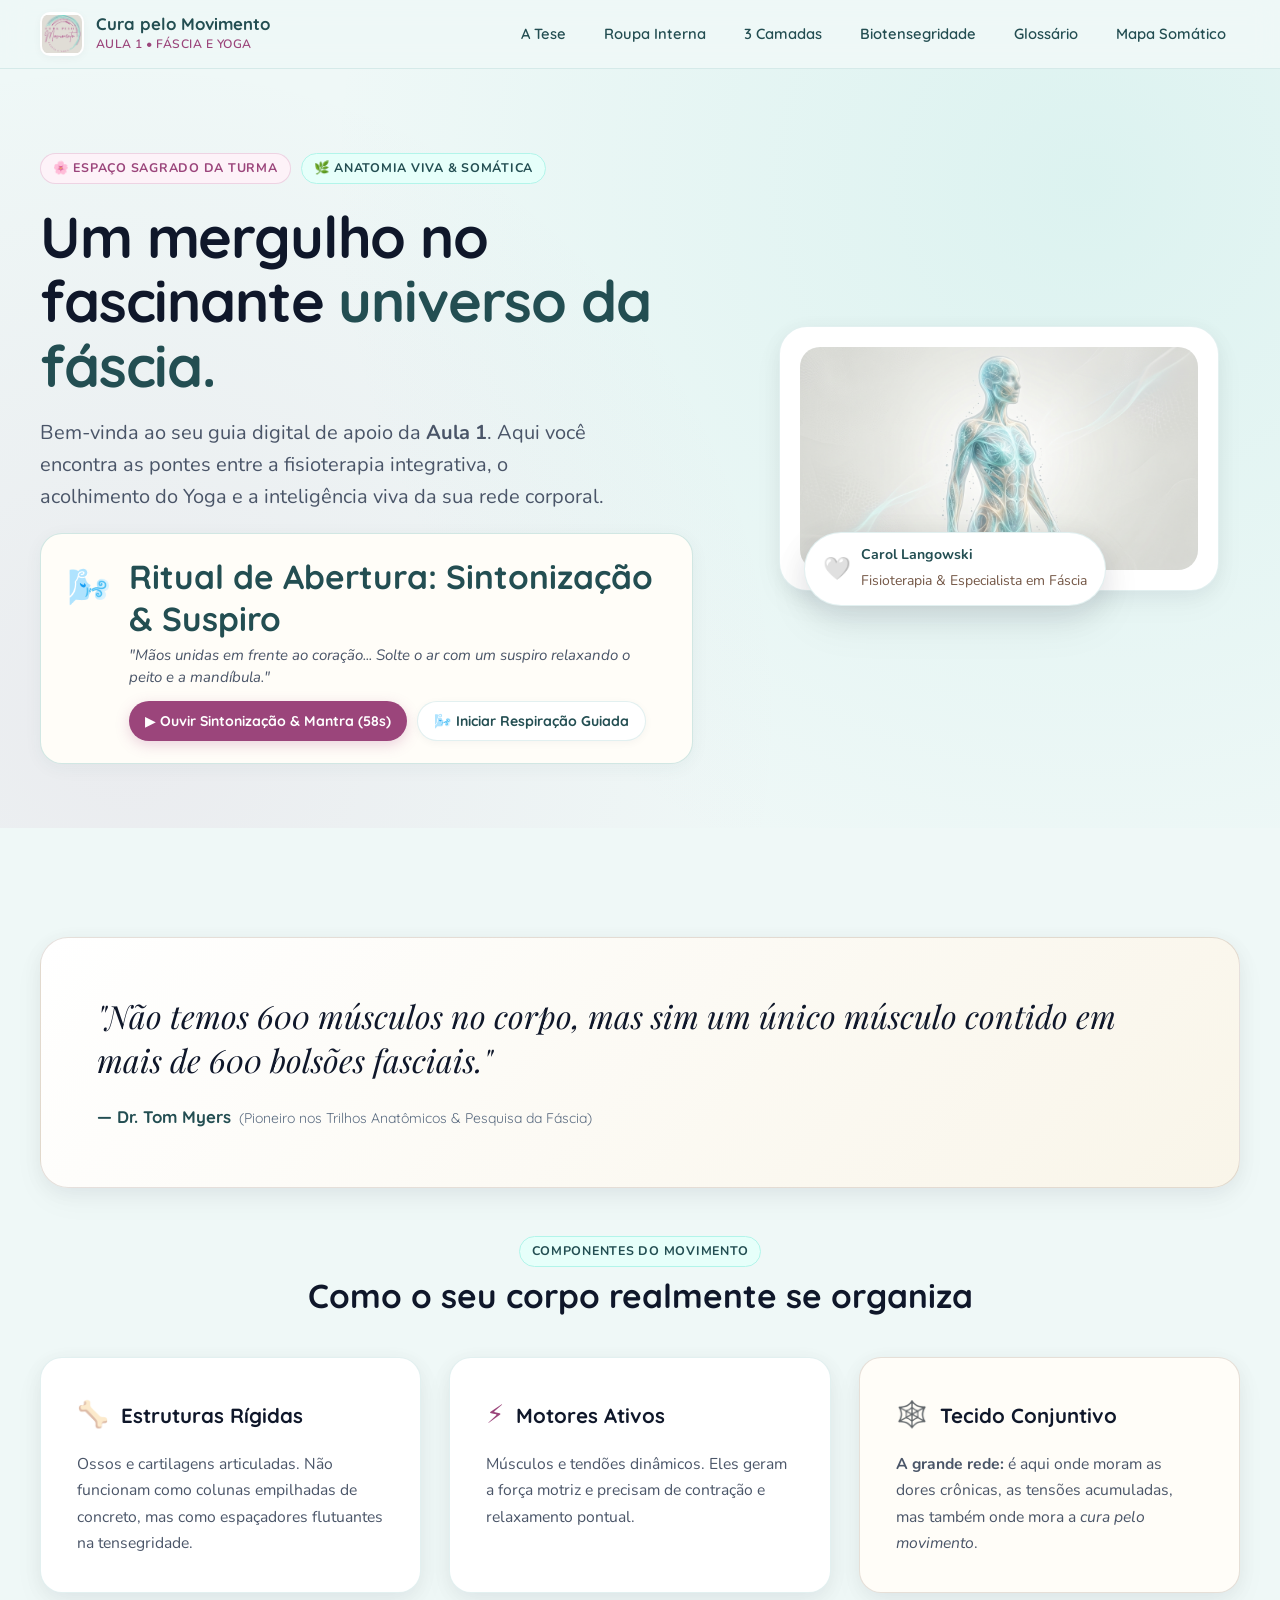
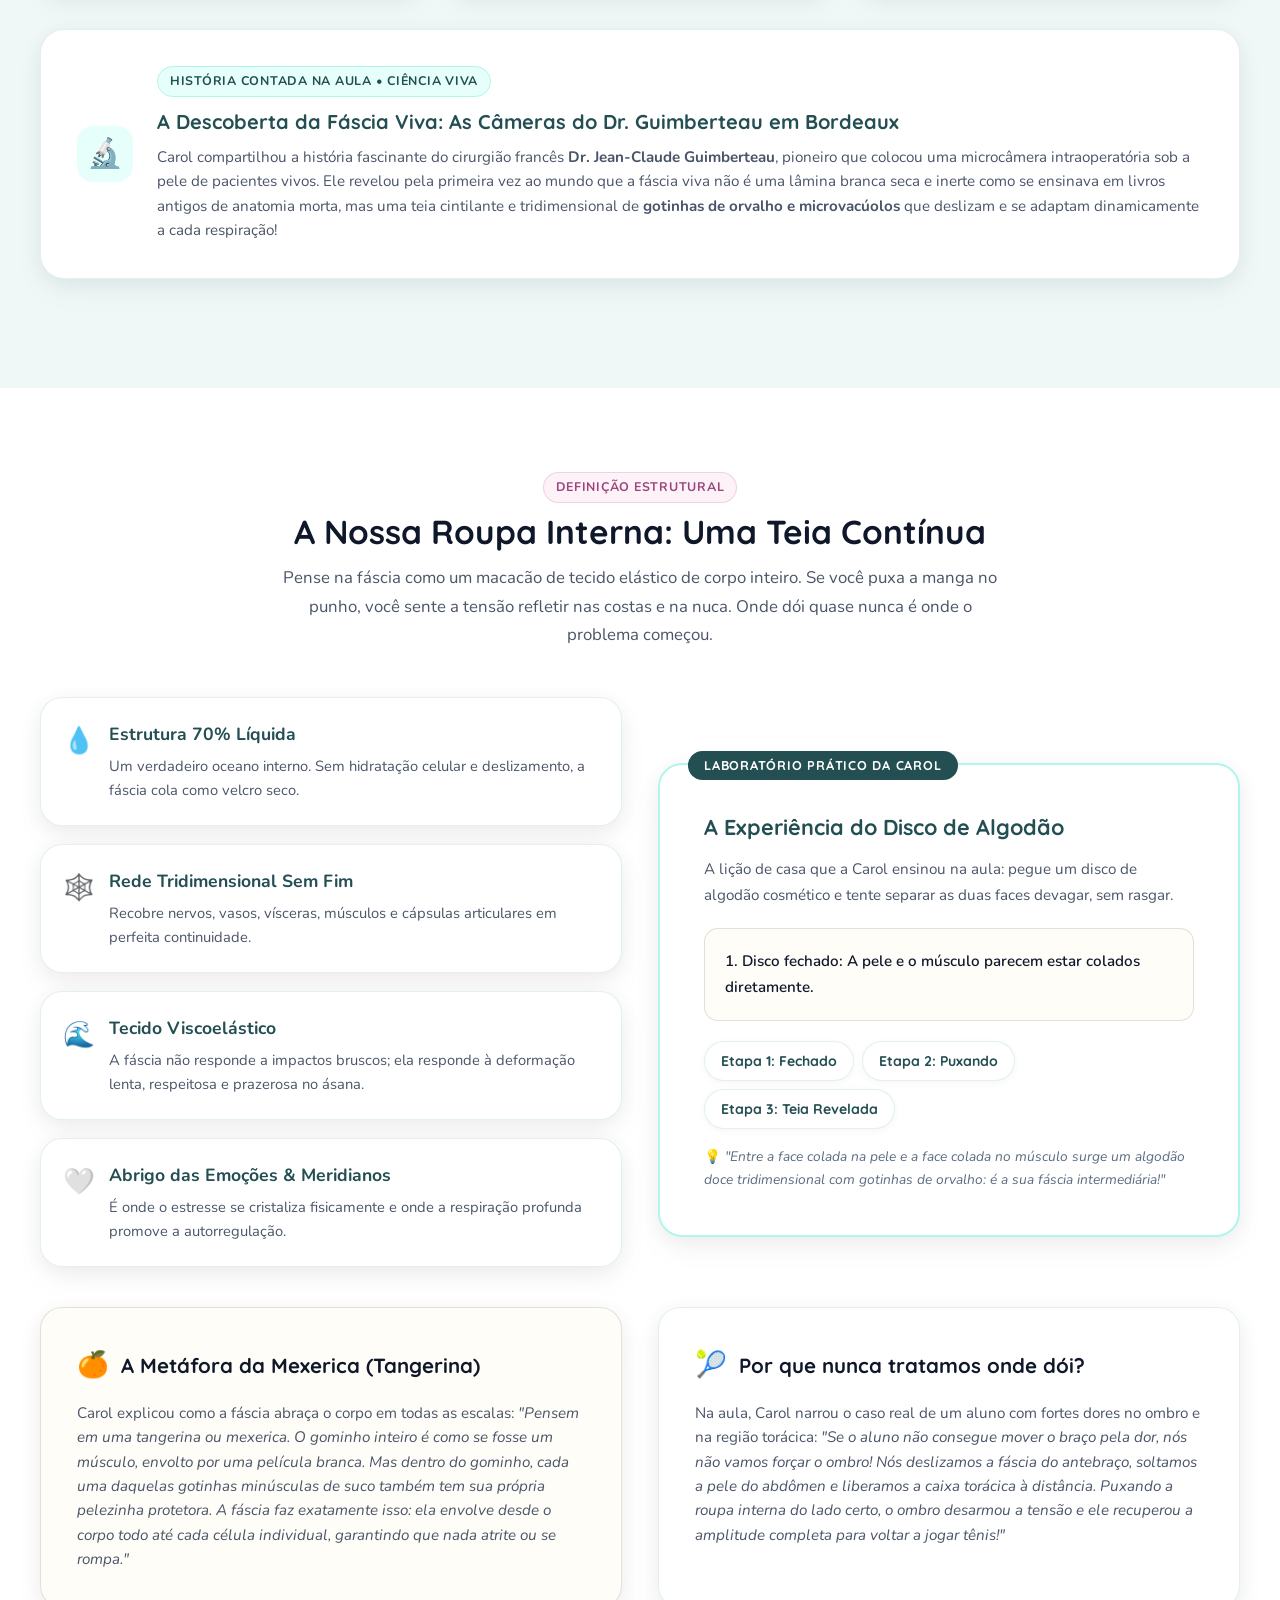
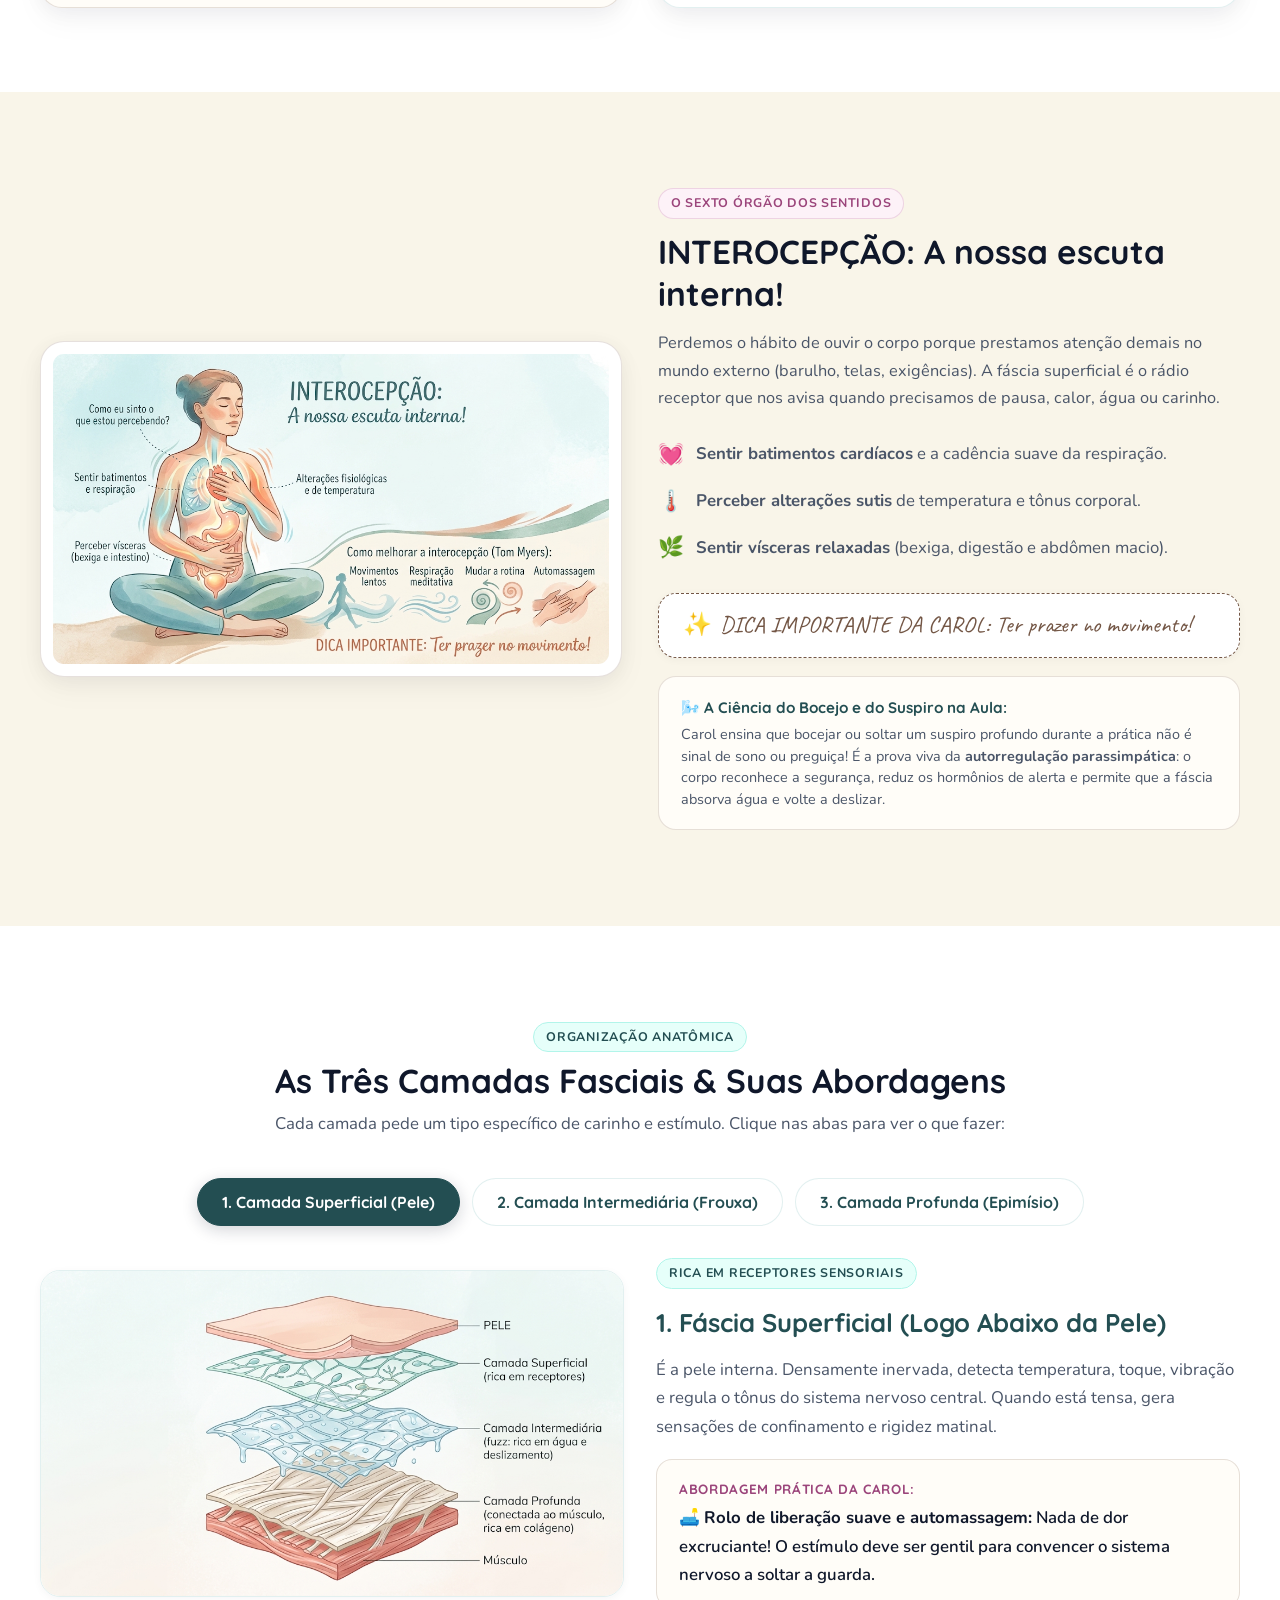
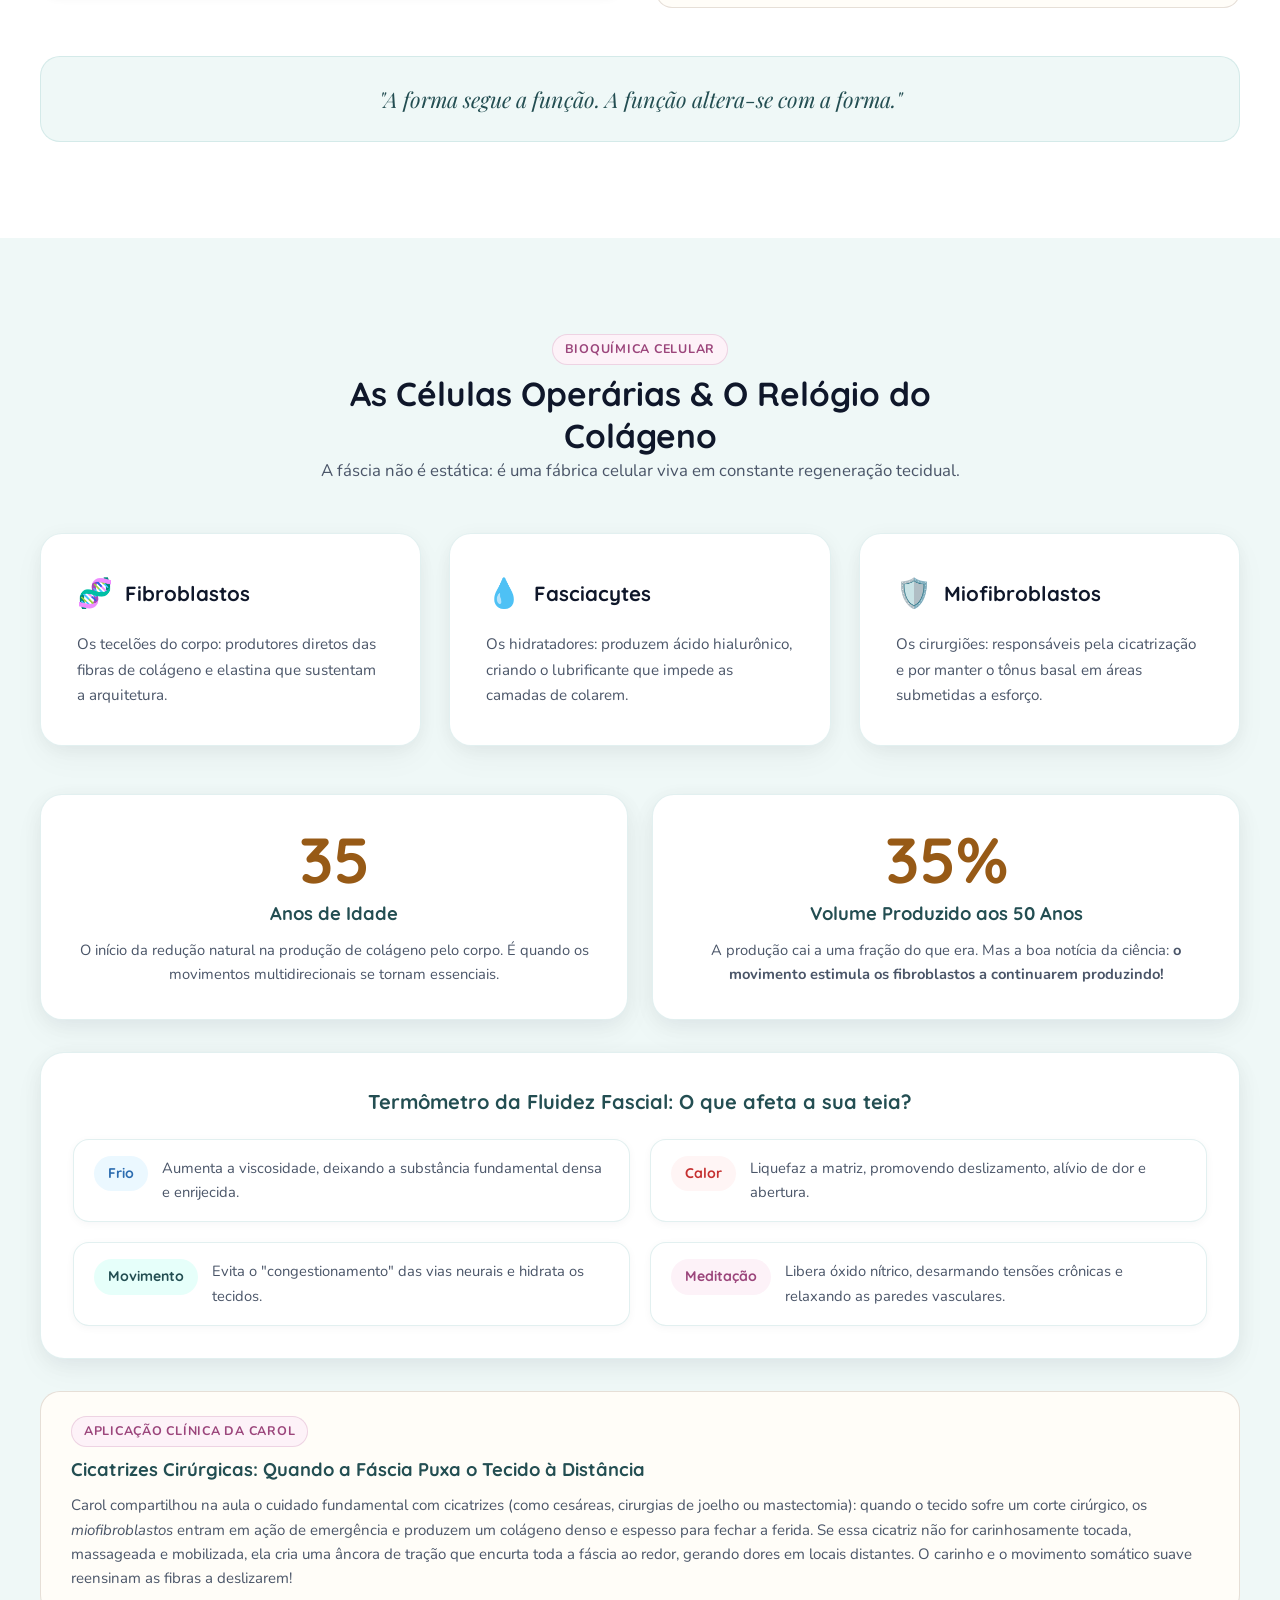
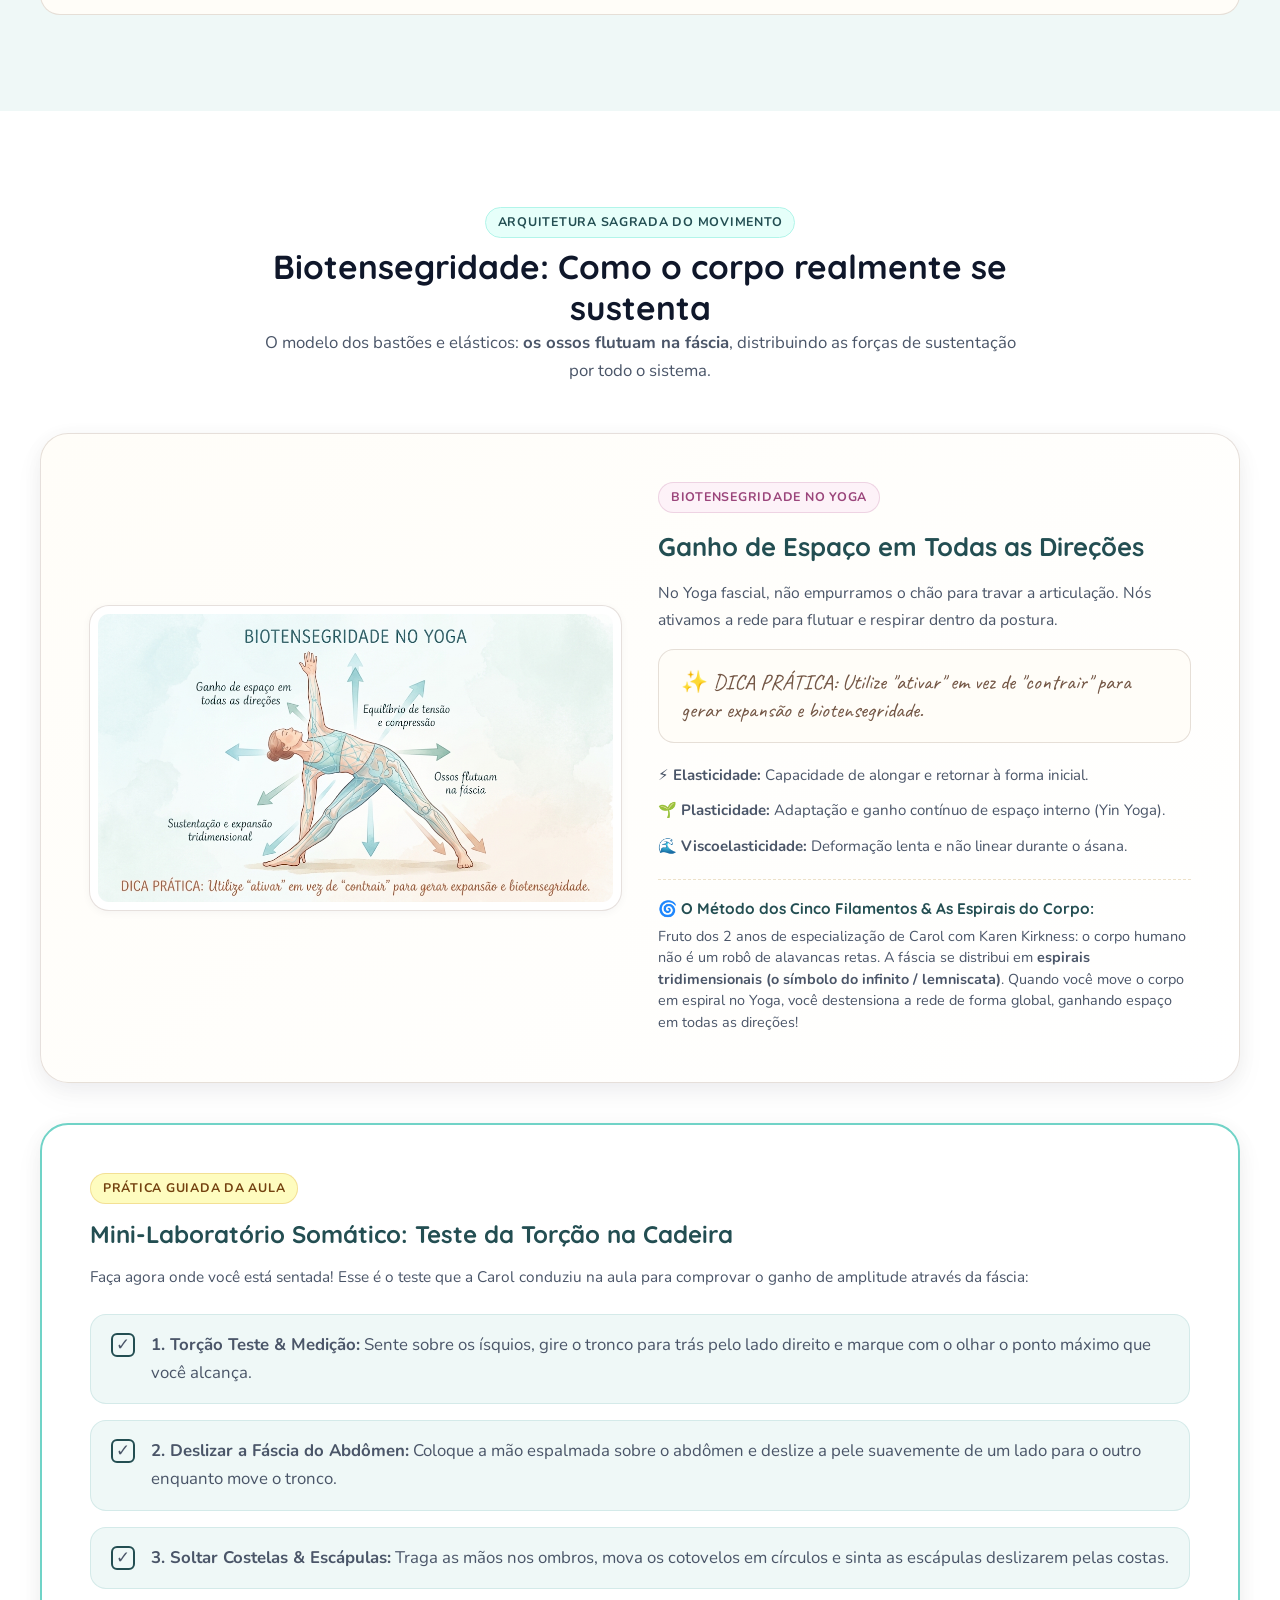
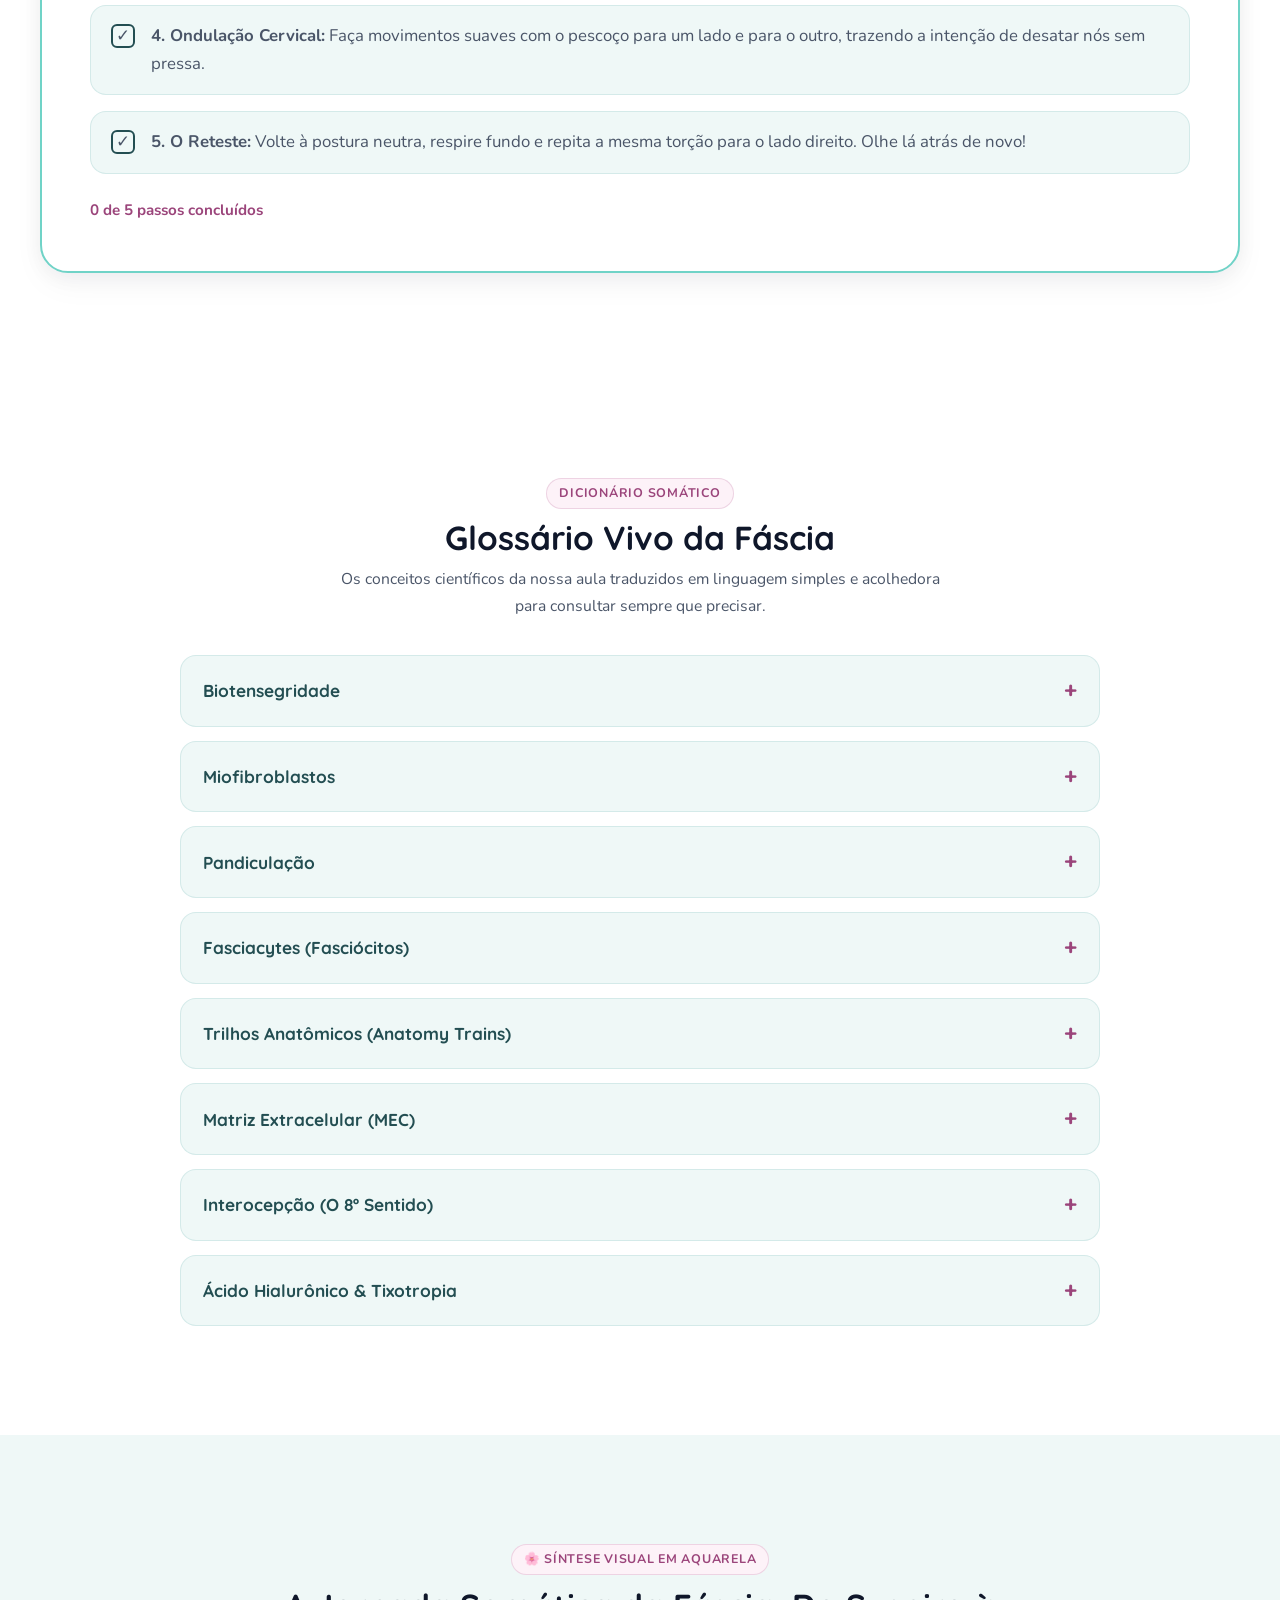
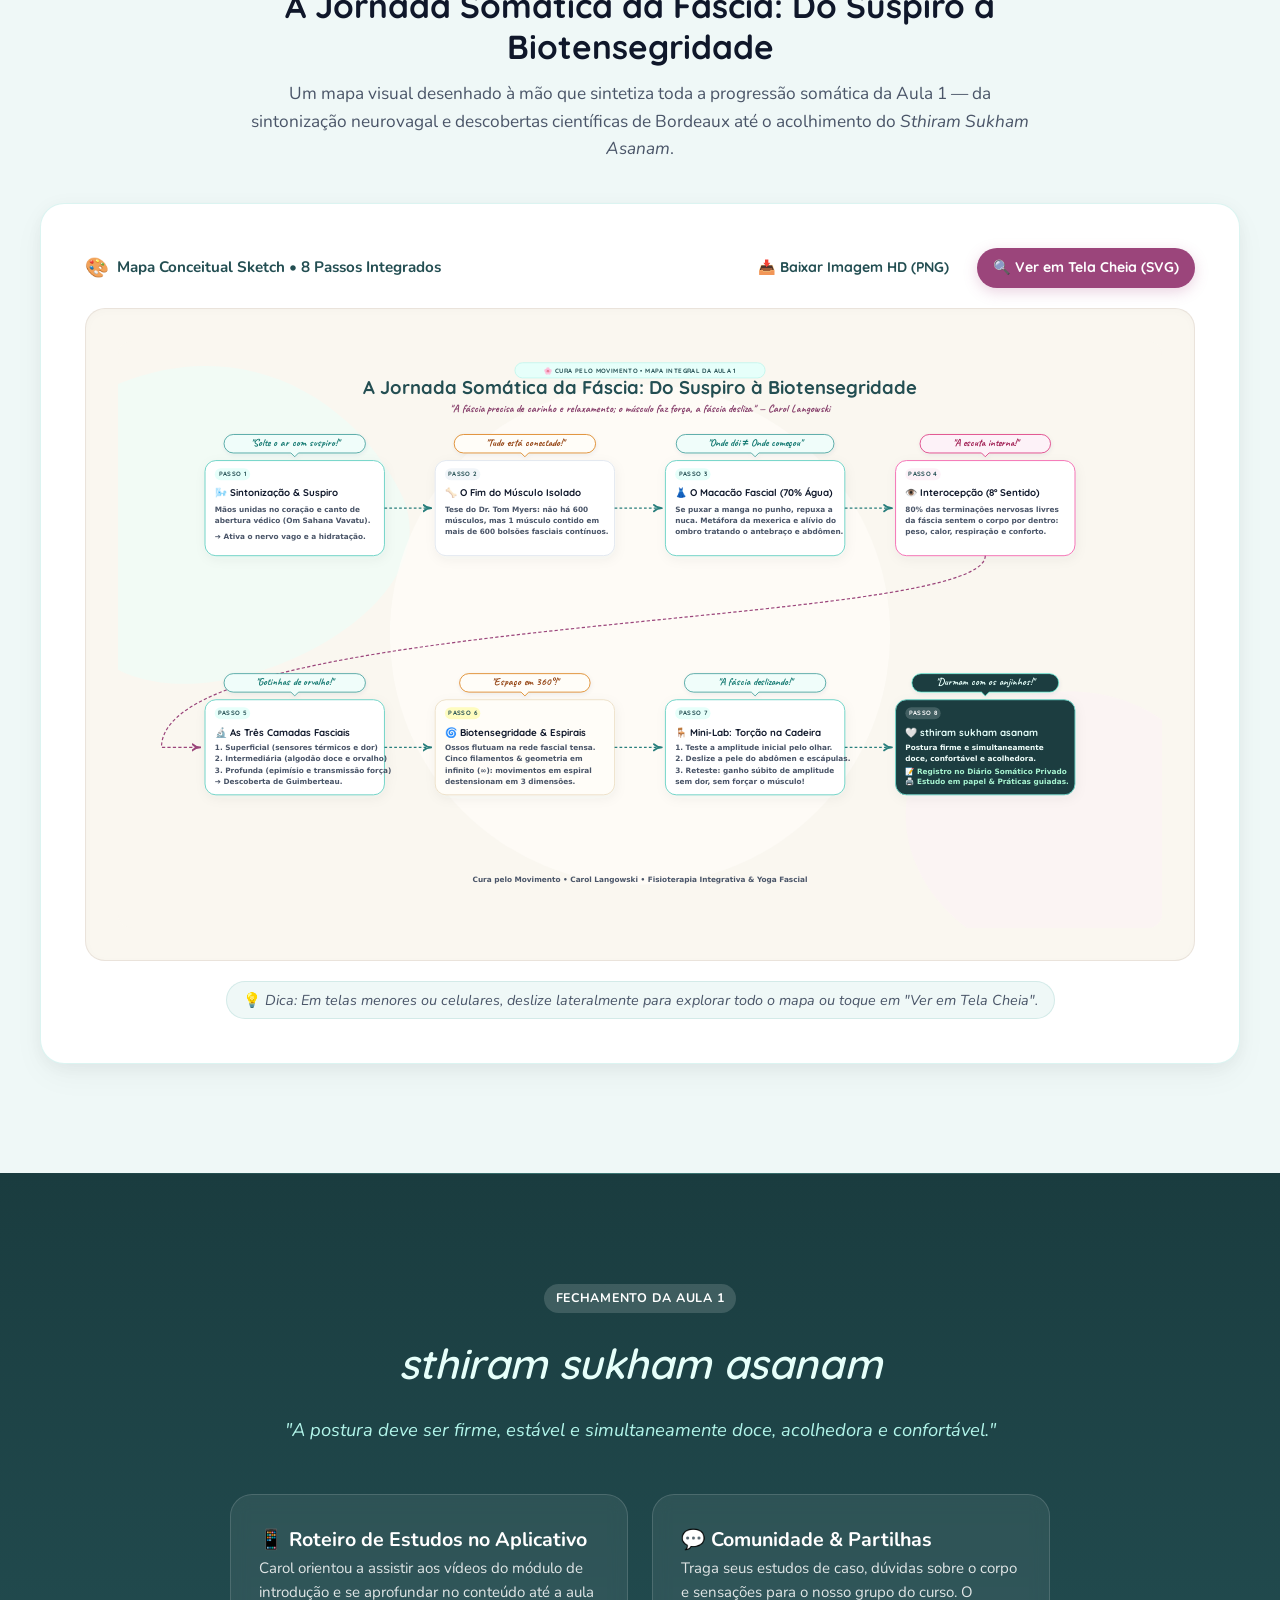
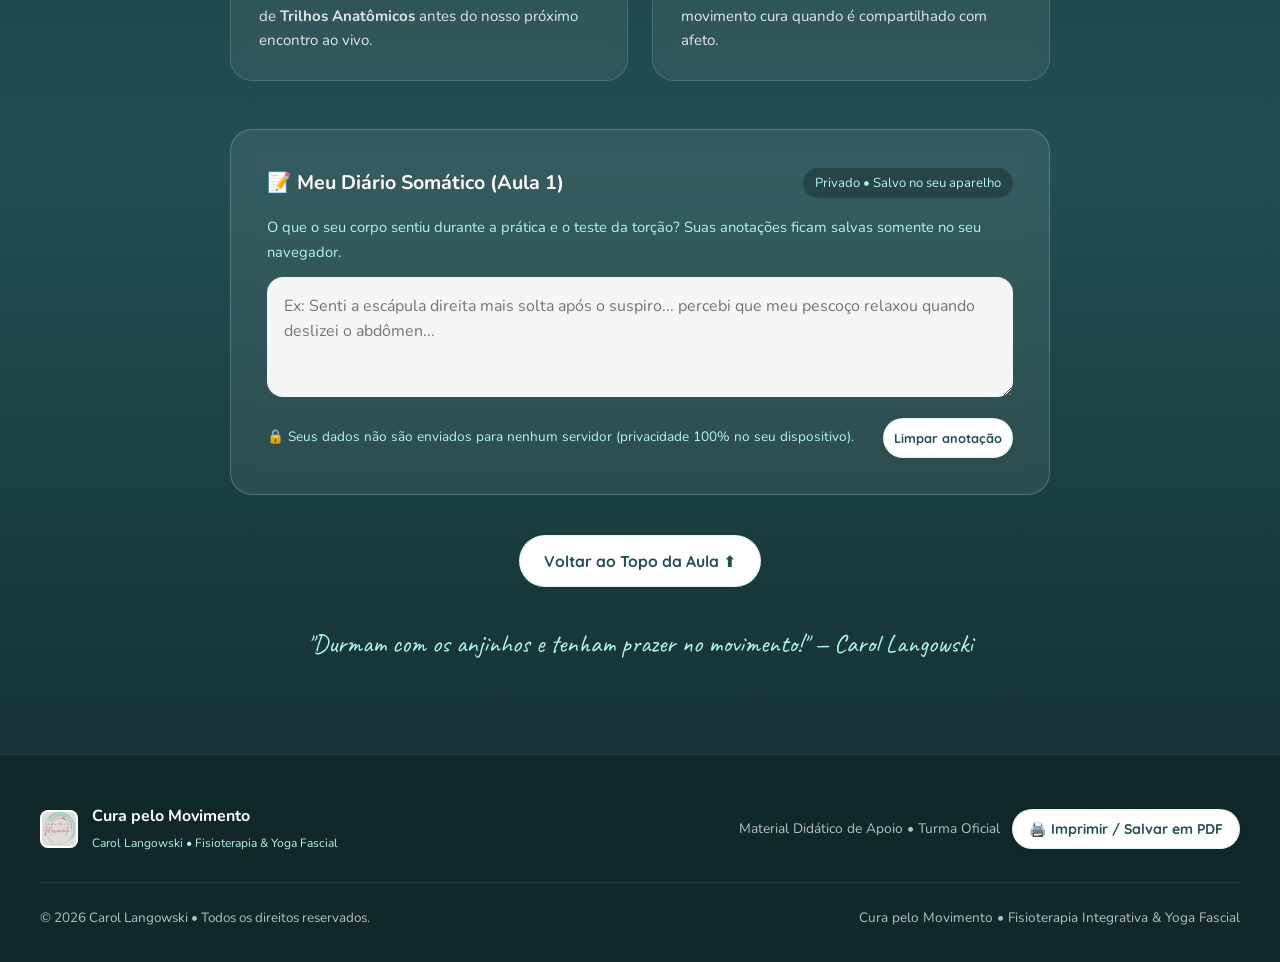
<file: index.html>
<!DOCTYPE html>
<html lang="pt-BR">
<head>
  <meta charset="UTF-8">
  <meta name="viewport" content="width=device-width, initial-scale=1.0">
  <meta name="description" content="Guia Digital de Apoio: Cura pelo Movimento • Aula 1: Fáscia e Yoga com Carol Langowski. Material imersivo de estudo, anatomia viva e somática.">
  <title>Cura pelo Movimento • Fáscia e Yoga | Carol Langowski</title>

  <!-- Google Fonts Oficiais do Design System v2.0 -->
  <link rel="preconnect" href="https://fonts.googleapis.com">
  <link rel="preconnect" href="https://fonts.gstatic.com" crossorigin>
  <link href="https://fonts.googleapis.com/css2?family=Caveat:wght@600;700&family=Nunito:wght@400;600;700;800&family=Playfair+Display:ital,wght@1,400;1,600&family=Quicksand:wght@500;600;700&display=swap" rel="stylesheet">

  <link rel="stylesheet" href="./assets/css/styles.css">
</head>
<body>

  <!-- ========================================================================
       BARRA DE NAVEGAÇÃO DAYLIGHT GLASS
       ======================================================================== -->
  <header class="navbar-sanctuary">
    <div class="container navbar-inner">
      <div class="navbar-brand">
        <img src="./assets/img/logo-cura-pelo-movimento.png" alt="Logo Cura pelo Movimento — Carol Langowski" class="navbar-brand-logo">
        <div class="navbar-brand-text">
          <span class="navbar-brand-title">Cura pelo Movimento</span>
          <span class="navbar-brand-sub">Aula 1 • Fáscia e Yoga</span>
        </div>
      </div>

      <nav aria-label="Navegação do Guia">
        <ul class="navbar-nav">
          <li><a href="#tese" class="navbar-link">A Tese</a></li>
          <li><a href="#roupa-interna" class="navbar-link">Roupa Interna</a></li>
          <li><a href="#camadas" class="navbar-link">3 Camadas</a></li>
          <li><a href="#biotensegridade" class="navbar-link">Biotensegridade</a></li>
          <li><a href="#glossario" class="navbar-link">Glossário</a></li>
          <li><a href="#mapa-jornada" class="navbar-link">Mapa Somático</a></li>
        </ul>
      </nav>
    </div>
    <!-- Pílulas de Navegação Rápida para Mobile/Tablet (Scroll Horizontal Suave) -->
    <nav class="navbar-mobile-nav" aria-label="Navegação Rápida por Seções">
      <div class="navbar-mobile-track">
        <a href="#tese" class="navbar-mobile-pill">A Tese</a>
        <a href="#roupa-interna" class="navbar-mobile-pill">Roupa Interna</a>
        <a href="#camadas" class="navbar-mobile-pill">3 Camadas</a>
        <a href="#biotensegridade" class="navbar-mobile-pill">Biotensegridade</a>
        <a href="#glossario" class="navbar-mobile-pill">Glossário</a>
        <a href="#mapa-jornada" class="navbar-mobile-pill">Mapa Somático</a>
      </div>
    </nav>
    <div id="scroll-progress" class="scroll-progress-bar" role="progressbar" aria-label="Progresso da leitura da aula"></div>
  </header>

  <!-- ========================================================================
       1. HERO SECTION: SINTONIZAÇÃO & ACOLHIMENTO
       ======================================================================== -->
  <section class="hero-section" id="sintonizacao">
    <div class="container hero-grid">
      <div class="hero-copy">
        <div style="display:flex;gap:10px;align-items:center;flex-wrap:wrap;">
          <span class="tag-pill tag-orchid">🌸 Espaço Sagrado da Turma</span>
          <span class="tag-pill tag-mint">🌿 Anatomia Viva &amp; Somática</span>
        </div>

        <h1 class="hero-title">
          Um mergulho no fascinante <span>universo da fáscia.</span>
        </h1>

        <p class="hero-subtitle">
          Bem-vinda ao seu guia digital de apoio da <strong>Aula 1</strong>. Aqui você encontra as pontes entre a fisioterapia integrativa, o acolhimento do Yoga e a inteligência viva da sua rede corporal.
        </p>

        <!-- Ritual do Suspiro Guiado e Voz da Carol -->
        <div class="ritual-suspiro-card">
          <div class="ritual-suspiro-icon">🌬️</div>
          <div class="ritual-suspiro-text">
            <h2>Ritual de Abertura: Sintonização &amp; Suspiro</h2>
            <p id="suspiro-status-text">
              <em>"Mãos unidas em frente ao coração... Solte o ar com um suspiro relaxando o peito e a mandíbula."</em>
            </p>
            <audio id="audio-sintonizacao" src="./assets/audio/sintonizacao-carol.mp3" preload="none"></audio>
            <div style="margin-top:12px;display:flex;gap:10px;flex-wrap:wrap;">
              <button type="button" id="btn-audio-carol" class="btn btn-orchid btn-sm" aria-pressed="false" aria-label="Ouvir voz e mantra da Carol">
                ▶ Ouvir Sintonização &amp; Mantra (58s)
              </button>
              <button type="button" id="btn-play-suspiro" class="btn btn-secondary btn-sm" aria-label="Iniciar respiração com suspiro guiado">
                🌬️ Iniciar Respiração Guiada
              </button>
            </div>

            <!-- Orbe Somático de Respiração com Animação e Timer Circular (Daylight Sanctuary) -->
            <div id="respiracao-widget" class="respiracao-widget" aria-hidden="true" style="display:none;">
              <div class="respiracao-container">
                <!-- Aura e Anel Circular de Respiração SVG -->
                <div class="respiracao-orbe-wrapper">
                  <div class="respiracao-aura" id="respiracao-aura"></div>
                  <div class="respiracao-orbe" id="respiracao-orbe">
                    <svg class="respiracao-svg-ring" viewBox="0 0 160 160" width="160" height="160" aria-hidden="true">
                      <!-- Trilha do anel de fundo -->
                      <circle class="ring-track" cx="80" cy="80" r="70" />
                      <!-- Anel de progresso ativo que preenche/esvazia suavemente -->
                      <circle class="ring-progress" id="respiracao-ring-progress" cx="80" cy="80" r="70" />
                    </svg>
                    <!-- Núcleo de Conteúdo do Timer e Fase -->
                    <div class="respiracao-core-content">
                      <span class="respiracao-fase-badge" id="respiracao-fase-badge">Inspire</span>
                      <span class="respiracao-timer-seconds" id="respiracao-timer-seconds">4s</span>
                      <span class="respiracao-ciclo-text" id="respiracao-ciclo-text">Ciclo 1 de 3</span>
                    </div>
                  </div>
                </div>

                <!-- Frase de Condução Somática Dinâmica -->
                <div class="respiracao-instrucao-box">
                  <p class="respiracao-instrucao-texto" id="respiracao-instrucao-texto">
                    Inspira grande pelas narinas... sentindo as costelas se abrirem em 360°.
                  </p>
                  <!-- Pérolas Somáticas de Ciclo (3 bolinhas indicadoras) -->
                  <div class="respiracao-perolas" id="respiracao-perolas" aria-label="Progresso dos ciclos de respiração">
                    <span class="perola-item active" data-ciclo="1" title="Ciclo 1"></span>
                    <span class="perola-item" data-ciclo="2" title="Ciclo 2"></span>
                    <span class="perola-item" data-ciclo="3" title="Ciclo 3"></span>
                  </div>
                </div>
              </div>
            </div>
          </div>
        </div>
      </div>

      <div class="hero-visual">
        <div class="hero-visual-card">
          <img src="./assets/img/sistema-fascial-corpo-luminoso.png" alt="Ilustração do corpo luminoso envolto pela rede fascial contínua" class="hero-visual-img">
          <div class="hero-badge-floating">
            <span style="font-size:1.4rem;">🤍</span>
            <div>
              <strong style="font-size:0.88rem;color:var(--carol-deep-teal);display:block;">Carol Langowski</strong>
              <small style="color:var(--carol-terracotta);">Fisioterapia &amp; Especialista em Fáscia</small>
            </div>
          </div>
        </div>
      </div>
    </div>
  </section>

  <!-- ========================================================================
       2. A GRANDE TESE: O FIM DO MÚSCULO ISOLADO
       ======================================================================== -->
  <section class="section-tese" id="tese">
    <div class="container">
      <div class="quote-myers-box">
        <p class="quote-myers-text">
          "Não temos 600 músculos no corpo, mas sim um único músculo contido em mais de 600 bolsões fasciais."
        </p>
        <div class="quote-myers-author">
          <span>— Dr. Tom Myers</span>
          <small style="font-weight:400;color:var(--carol-ink-muted);">(Pioneiro nos Trilhos Anatômicos &amp; Pesquisa da Fáscia)</small>
        </div>
      </div>

      <div style="text-align:center;max-width:680px;margin:0 auto 40px;">
        <span class="tag-pill tag-mint">Componentes do Movimento</span>
        <h2 style="font-family:var(--font-title);font-size:clamp(1.8rem,3vw,2.4rem);color:var(--carol-ink-title);margin-top:8px;">
          Como o seu corpo realmente se organiza
        </h2>
      </div>

      <div class="grid-3-col">
        <!-- Card 1 -->
        <article class="card-bento">
          <div class="card-header-clean">
            <div class="card-icon-circle">🦴</div>
            <h3 class="card-title">Estruturas Rígidas</h3>
          </div>
          <p style="font-size:0.98rem;color:var(--carol-ink-body);">
            Ossos e cartilagens articuladas. Não funcionam como colunas empilhadas de concreto, mas como espaçadores flutuantes na tensegridade.
          </p>
        </article>

        <!-- Card 2 -->
        <article class="card-bento">
          <div class="card-header-clean">
            <div class="card-icon-circle orchid">⚡</div>
            <h3 class="card-title">Motores Ativos</h3>
          </div>
          <p style="font-size:0.98rem;color:var(--carol-ink-body);">
            Músculos e tendões dinâmicos. Eles geram a força motriz e precisam de contração e relaxamento pontual.
          </p>
        </article>

        <!-- Card 3 -->
        <article class="card-bento card-bento-sand">
          <div class="card-header-clean">
            <div class="card-icon-circle amber">🕸️</div>
            <h3 class="card-title">Tecido Conjuntivo</h3>
          </div>
          <p style="font-size:0.98rem;color:var(--carol-ink-body);">
            <strong>A grande rede:</strong> é aqui onde moram as dores crônicas, as tensões acumuladas, mas também onde mora a <em>cura pelo movimento</em>.
          </p>
        </article>
      </div>

      <!-- História da Fáscia Viva: Dr. Guimberteau -->
      <div style="margin-top:36px;background:#FFFFFF;border-radius:24px;padding:clamp(24px, 4vw, 36px);border:var(--border-subtle);box-shadow:var(--shadow-organic);display:grid;grid-template-columns:auto 1fr;gap:24px;align-items:center;">
        <div style="width:56px;height:56px;border-radius:16px;background:var(--carol-ice-mint);color:var(--carol-deep-teal);display:flex;align-items:center;justify-content:center;font-size:1.8rem;flex-shrink:0;">
          🔬
        </div>
        <div>
          <span class="tag-pill tag-mint" style="margin-bottom:8px;">História Contada na Aula • Ciência Viva</span>
          <h3 style="font-family:var(--font-title);font-size:1.25rem;color:var(--carol-deep-teal);margin-bottom:6px;">
            A Descoberta da Fáscia Viva: As Câmeras do Dr. Guimberteau em Bordeaux
          </h3>
          <p style="font-size:0.95rem;color:var(--carol-ink-body);line-height:1.6;margin:0;">
            Carol compartilhou a história fascinante do cirurgião francês <strong>Dr. Jean-Claude Guimberteau</strong>, pioneiro que colocou uma microcâmera intraoperatória sob a pele de pacientes vivos. Ele revelou pela primeira vez ao mundo que a fáscia viva não é uma lâmina branca seca e inerte como se ensinava em livros antigos de anatomia morta, mas uma teia cintilante e tridimensional de <strong>gotinhas de orvalho e microvacúolos</strong> que deslizam e se adaptam dinamicamente a cada respiração!
          </p>
        </div>
      </div>
    </div>
  </section>

  <!-- ========================================================================
       3. A NOSSA ROUPA INTERNA (O SISTEMA FASCIAL)
       ======================================================================== -->
  <section id="roupa-interna" style="padding:clamp(56px,7vw,84px) 0;background:#FFFFFF;">
    <div class="container">
      <div style="text-align:center;max-width:720px;margin:0 auto 48px;">
        <span class="tag-pill tag-orchid">Definição Estrutural</span>
        <h2 style="font-family:var(--font-title);font-size:clamp(1.8rem,3vw,2.4rem);color:var(--carol-ink-title);margin-top:8px;">
          A Nossa Roupa Interna: Uma Teia Contínua
        </h2>
        <p style="margin-top:12px;color:var(--carol-ink-body);">
          Pense na fáscia como um macacão de tecido elástico de corpo inteiro. Se você puxa a manga no punho, você sente a tensão refletir nas costas e na nuca. Onde dói quase nunca é onde o problema começou.
        </p>
      </div>

      <div class="grid-2-col" style="align-items:center;">
        <div style="display:flex;flex-direction:column;gap:18px;">
          <div class="card-bento" style="padding:22px;">
            <div style="display:flex;gap:14px;align-items:flex-start;">
              <span style="font-size:1.6rem;">💧</span>
              <div>
                <strong style="font-size:1.1rem;color:var(--carol-deep-teal);display:block;">Estrutura 70% Líquida</strong>
                <p style="font-size:0.92rem;margin-top:4px;">Um verdadeiro oceano interno. Sem hidratação celular e deslizamento, a fáscia cola como velcro seco.</p>
              </div>
            </div>
          </div>

          <div class="card-bento" style="padding:22px;">
            <div style="display:flex;gap:14px;align-items:flex-start;">
              <span style="font-size:1.6rem;">🕸️</span>
              <div>
                <strong style="font-size:1.1rem;color:var(--carol-deep-teal);display:block;">Rede Tridimensional Sem Fim</strong>
                <p style="font-size:0.92rem;margin-top:4px;">Recobre nervos, vasos, vísceras, músculos e cápsulas articulares em perfeita continuidade.</p>
              </div>
            </div>
          </div>

          <div class="card-bento" style="padding:22px;">
            <div style="display:flex;gap:14px;align-items:flex-start;">
              <span style="font-size:1.6rem;">🌊</span>
              <div>
                <strong style="font-size:1.1rem;color:var(--carol-deep-teal);display:block;">Tecido Viscoelástico</strong>
                <p style="font-size:0.92rem;margin-top:4px;">A fáscia não responde a impactos bruscos; ela responde à deformação lenta, respeitosa e prazerosa no ásana.</p>
              </div>
            </div>
          </div>

          <div class="card-bento" style="padding:22px;">
            <div style="display:flex;gap:14px;align-items:flex-start;">
              <span style="font-size:1.6rem;">🤍</span>
              <div>
                <strong style="font-size:1.1rem;color:var(--carol-deep-teal);display:block;">Abrigo das Emoções &amp; Meridianos</strong>
                <p style="font-size:0.92rem;margin-top:4px;">É onde o estresse se cristaliza fisicamente e onde a respiração profunda promove a autorregulação.</p>
              </div>
            </div>
          </div>
        </div>

        <!-- Mini-Laboratório 1: O Disco de Algodão Doce -->
        <div class="mini-lab-card">
          <span class="mini-lab-badge">Laboratório Prático da Carol</span>
          <h3 style="font-family:var(--font-title);font-size:1.35rem;color:var(--carol-deep-teal);margin-bottom:12px;">
            A Experiência do Disco de Algodão
          </h3>
          <p style="font-size:0.95rem;color:var(--carol-ink-body);">
            A lição de casa que a Carol ensinou na aula: pegue um disco de algodão cosmético e tente separar as duas faces devagar, sem rasgar.
          </p>

          <div id="cotton-interactive-visual" style="background:var(--carol-sand-surface);padding:20px;border-radius:14px;border:var(--border-sand);margin:20px 0;font-size:0.95rem;color:var(--carol-ink-title);font-weight:600;">
            1. Disco fechado: A pele e o músculo parecem estar colados diretamente.
          </div>

          <div style="display:flex;gap:8px;flex-wrap:wrap;">
            <button type="button" class="btn btn-secondary btn-sm" data-cotton-step="0">Etapa 1: Fechado</button>
            <button type="button" class="btn btn-secondary btn-sm" data-cotton-step="1">Etapa 2: Puxando</button>
            <button type="button" class="btn btn-secondary btn-sm" data-cotton-step="2">Etapa 3: Teia Revelada</button>
          </div>

          <p style="font-size:0.86rem;color:var(--carol-ink-muted);margin-top:16px;">
            💡 <em>"Entre a face colada na pele e a face colada no músculo surge um algodão doce tridimensional com gotinhas de orvalho: é a sua fáscia intermediária!"</em>
          </p>
        </div>
      </div>

      <!-- O Segredo da Tangerina e a Liberação Distal -->
      <div class="grid-2-col" style="margin-top:40px;">
        <!-- Card Tangerina -->
        <div class="card-bento card-bento-sand">
          <div class="card-header-clean">
            <div class="card-icon-circle amber">🍊</div>
            <h3 class="card-title">A Metáfora da Mexerica (Tangerina)</h3>
          </div>
          <p style="font-size:0.95rem;color:var(--carol-ink-body);line-height:1.6;">
            Carol explicou como a fáscia abraça o corpo em todas as escalas: <em>"Pensem em uma tangerina ou mexerica. O gominho inteiro é como se fosse um músculo, envolto por uma película branca. Mas dentro do gominho, cada uma daquelas gotinhas minúsculas de suco também tem sua própria pelezinha protetora. A fáscia faz exatamente isso: ela envolve desde o corpo todo até cada célula individual, garantindo que nada atrite ou se rompa."</em>
          </p>
        </div>

        <!-- Card Aluno do Tênis -->
        <div class="card-bento">
          <div class="card-header-clean">
            <div class="card-icon-circle orchid">🎾</div>
            <h3 class="card-title">Por que nunca tratamos onde dói?</h3>
          </div>
          <p style="font-size:0.95rem;color:var(--carol-ink-body);line-height:1.6;">
            Na aula, Carol narrou o caso real de um aluno com fortes dores no ombro e na região torácica: <em>"Se o aluno não consegue mover o braço pela dor, nós não vamos forçar o ombro! Nós deslizamos a fáscia do antebraço, soltamos a pele do abdômen e liberamos a caixa torácica à distância. Puxando a roupa interna do lado certo, o ombro desarmou a tensão e ele recuperou a amplitude completa para voltar a jogar tênis!"</em>
          </p>
        </div>
      </div>
    </div>
  </section>

  <!-- ========================================================================
       4. INTEROCEPÇÃO: A NOSSA ESCUTA INTERNA
       ======================================================================== -->
  <section id="interocepcao" style="padding:clamp(60px,8vw,96px) 0;background:var(--carol-sand-bg);">
    <div class="container">
      <div class="grid-2-col" style="align-items:center;">
        <div>
          <img src="./assets/img/aquarela-interocepcao.png" alt="Aquarela oficial da mulher em meditação com os órgãos de interocepção destacados" style="border-radius:24px;box-shadow:var(--shadow-organic);background:#FFF;padding:12px;border:var(--border-sand);">
        </div>

        <div>
          <span class="tag-pill tag-orchid">O Sexto Órgão dos Sentidos</span>
          <h2 style="font-family:var(--font-title);font-size:clamp(2rem,3.5vw,2.6rem);color:var(--carol-ink-title);margin:12px 0 16px;">
            INTEROCEPÇÃO: A nossa escuta interna!
          </h2>
          <p style="font-size:1.02rem;color:var(--carol-ink-body);margin-bottom:24px;">
            Perdemos o hábito de ouvir o corpo porque prestamos atenção demais no mundo externo (barulho, telas, exigências). A fáscia superficial é o rádio receptor que nos avisa quando precisamos de pausa, calor, água ou carinho.
          </p>

          <div style="display:flex;flex-direction:column;gap:12px;margin-bottom:28px;">
            <div style="display:flex;gap:12px;align-items:center;">
              <span style="color:var(--carol-orchid);font-size:1.3rem;">💓</span>
              <span><strong>Sentir batimentos cardíacos</strong> e a cadência suave da respiração.</span>
            </div>
            <div style="display:flex;gap:12px;align-items:center;">
              <span style="color:var(--carol-vibrant-teal);font-size:1.3rem;">🌡️</span>
              <span><strong>Perceber alterações sutis</strong> de temperatura e tônus corporal.</span>
            </div>
            <div style="display:flex;gap:12px;align-items:center;">
              <span style="color:var(--carol-amber);font-size:1.3rem;">🌿</span>
              <span><strong>Sentir vísceras relaxadas</strong> (bexiga, digestão e abdômen macio).</span>
            </div>
          </div>

          <!-- Assinatura Manuscrita da Carol -->
          <div class="hand-note" style="background:#FFF;padding:16px 24px;border-radius:18px;border:1px dashed var(--carol-terracotta);box-shadow:var(--shadow-sm);margin-bottom:18px;">
            <span>✨</span>
            <span>DICA IMPORTANTE DA CAROL: Ter prazer no movimento!</span>
          </div>

          <!-- A Ciência do Suspiro e do Bocejo -->
          <div style="background:var(--carol-sand-surface);border:var(--border-sand);border-radius:18px;padding:18px 22px;">
            <strong style="font-family:var(--font-title);font-size:0.95rem;color:var(--carol-deep-teal);display:flex;align-items:center;gap:6px;margin-bottom:4px;">
              🌬️ A Ciência do Bocejo e do Suspiro na Aula:
            </strong>
            <p style="font-size:0.9rem;color:var(--carol-ink-body);margin:0;line-height:1.5;">
              Carol ensina que bocejar ou soltar um suspiro profundo durante a prática não é sinal de sono ou preguiça! É a prova viva da <strong>autorregulação parassimpática</strong>: o corpo reconhece a segurança, reduz os hormônios de alerta e permite que a fáscia absorva água e volte a deslizar.
            </p>
          </div>
        </div>
      </div>
    </div>
  </section>

  <!-- ========================================================================
       5. RAIO-X ANATÔMICO: AS 3 CAMADAS FASCIAIS
       ======================================================================== -->
  <section id="camadas" style="padding:clamp(60px,8vw,96px) 0;background:#FFFFFF;">
    <div class="container">
      <div style="text-align:center;max-width:740px;margin:0 auto 40px;">
        <span class="tag-pill tag-mint">Organização Anatômica</span>
        <h2 style="font-family:var(--font-title);font-size:clamp(1.9rem,3.2vw,2.5rem);color:var(--carol-ink-title);margin-top:8px;">
          As Três Camadas Fasciais &amp; Suas Abordagens
        </h2>
        <p style="color:var(--carol-ink-body);margin-top:8px;">
          Cada camada pede um tipo específico de carinho e estímulo. Clique nas abas para ver o que fazer:
        </p>
      </div>

      <!-- Abas Interativas -->
      <div class="tabs-camadas-wrap" role="tablist" aria-label="Abas das Camadas Fasciais">
        <button type="button" class="tab-camada-btn active" data-camada-tab="superficial" role="tab" aria-selected="true">
          1. Camada Superficial (Pele)
        </button>
        <button type="button" class="tab-camada-btn" data-camada-tab="intermediaria" role="tab" aria-selected="false">
          2. Camada Intermediária (Frouxa)
        </button>
        <button type="button" class="tab-camada-btn" data-camada-tab="profunda" role="tab" aria-selected="false">
          3. Camada Profunda (Epimísio)
        </button>
      </div>

      <!-- Conteúdo da Aba 1: Superficial -->
      <div class="camada-pane active" data-camada-pane="superficial">
        <div>
          <img src="./assets/img/diagrama-tres-camadas-fasciais.png" alt="Diagrama das camadas fasciais em corte anatômico" style="border-radius:20px;border:var(--border-subtle);box-shadow:var(--shadow-sm);">
        </div>
        <div>
          <span class="tag-pill tag-mint">Rica em Receptores Sensoriais</span>
          <h3 style="font-family:var(--font-title);font-size:1.6rem;color:var(--carol-deep-teal);margin:12px 0;">
            1. Fáscia Superficial (Logo Abaixo da Pele)
          </h3>
          <p style="color:var(--carol-ink-body);">
            É a pele interna. Densamente inervada, detecta temperatura, toque, vibração e regula o tônus do sistema nervoso central. Quando está tensa, gera sensações de confinamento e rigidez matinal.
          </p>
          <div class="camada-approach-box">
            <div class="camada-approach-label">Abordagem Prática da Carol:</div>
            <p style="margin:0;font-weight:600;color:var(--carol-ink-title);">
              🛋️ <strong>Rolo de liberação suave e automassagem:</strong> Nada de dor excruciante! O estímulo deve ser gentil para convencer o sistema nervoso a soltar a guarda.
            </p>
          </div>
        </div>
      </div>

      <!-- Conteúdo da Aba 2: Intermediária -->
      <div class="camada-pane" data-camada-pane="intermediaria">
        <div>
          <img src="./assets/img/diagrama-tres-camadas-fasciais.png" alt="Diagrama das camadas fasciais destacando a camada média" style="border-radius:20px;border:var(--border-subtle);box-shadow:var(--shadow-sm);">
        </div>
        <div>
          <span class="tag-pill tag-orchid">O Algodão Doce Hidratado</span>
          <h3 style="font-family:var(--font-title);font-size:1.6rem;color:var(--carol-deep-teal);margin:12px 0;">
            2. Fáscia Intermediária (Frouxa)
          </h3>
          <p style="color:var(--carol-ink-body);">
            Recobre os ventres musculares. Rica em <em>fasciacytes</em> que secretam ácido hialurônico de alta viscosidade para garantir que os músculos deslizem suavemente sem atrito mútuo.
          </p>
          <div class="camada-approach-box">
            <div class="camada-approach-label">Abordagem Prática da Carol:</div>
            <p style="margin:0;font-weight:600;color:var(--carol-ink-title);">
              🐱 <strong>O Espreguiçar (Pandiculação):</strong> Movimentos lentos e sonoros ao acordar, imitando gatos e cães. Espreguiçar-se com calma hidrata as fibras e desperta a fluidez.
            </p>
          </div>
        </div>
      </div>

      <!-- Conteúdo da Aba 3: Profunda -->
      <div class="camada-pane" data-camada-pane="profunda">
        <div>
          <img src="./assets/img/diagrama-tres-camadas-fasciais.png" alt="Diagrama das camadas fasciais com foco no epimísio profundo" style="border-radius:20px;border:var(--border-subtle);box-shadow:var(--shadow-sm);">
        </div>
        <div>
          <span class="tag-pill tag-amber">Transmissão de Força &amp; Colágeno</span>
          <h3 style="font-family:var(--font-title);font-size:1.6rem;color:var(--carol-deep-teal);margin:12px 0;">
            3. Fáscia Profunda (Epimísio)
          </h3>
          <p style="color:var(--carol-ink-body);">
            Intimamente conectada aos músculos e ao periósteo ósseo. Muito densa e rica em colágeno, ela transfere a energia mecânica de um segmento para o outro em frações de segundo.
          </p>
          <div class="camada-approach-box">
            <div class="camada-approach-label">Abordagem Prática da Carol:</div>
            <p style="margin:0;font-weight:600;color:var(--carol-ink-title);">
              🌀 <strong>Balanceio &amp; Movimento Multidirecional:</strong> Balançar os braços, transferir peso de forma elástica e alongar dinamicamente sem travar a respiração.
            </p>
          </div>
        </div>
      </div>

      <!-- Princípio Motor em Faixa de Destaque -->
      <div style="margin-top:48px;background:var(--carol-bg-mist);border-radius:20px;padding:24px 32px;text-align:center;border:var(--border-subtle);">
        <p style="font-family:var(--font-serif);font-size:1.35rem;font-style:italic;color:var(--carol-deep-teal);margin:0;">
          "A forma segue a função. A função altera-se com a forma."
        </p>
      </div>
    </div>
  </section>

  <!-- ========================================================================
       6. BIOQUÍMICA & A DINÂMICA DO COLÁGENO
       ======================================================================== -->
  <section id="colageno" style="padding:clamp(60px,8vw,96px) 0;background:var(--carol-bg-mist);">
    <div class="container">
      <div style="text-align:center;max-width:720px;margin:0 auto 48px;">
        <span class="tag-pill tag-orchid">Bioquímica Celular</span>
        <h2 style="font-family:var(--font-title);font-size:clamp(1.9rem,3.2vw,2.5rem);color:var(--carol-ink-title);margin-top:8px;">
          As Células Operárias &amp; O Relógio do Colágeno
        </h2>
        <p style="color:var(--carol-ink-body);">
          A fáscia não é estática: é uma fábrica celular viva em constante regeneração tecidual.
        </p>
      </div>

      <!-- As 3 Células Operárias -->
      <div class="grid-3-col" style="margin-bottom:48px;">
        <div class="card-bento">
          <div class="card-header-clean">
            <span style="font-size:1.8rem;">🧬</span>
            <h3 class="card-title">Fibroblastos</h3>
          </div>
          <p style="font-size:0.95rem;color:var(--carol-ink-body);">
            Os tecelões do corpo: produtores diretos das fibras de colágeno e elastina que sustentam a arquitetura.
          </p>
        </div>

        <div class="card-bento">
          <div class="card-header-clean">
            <span style="font-size:1.8rem;">💧</span>
            <h3 class="card-title">Fasciacytes</h3>
          </div>
          <p style="font-size:0.95rem;color:var(--carol-ink-body);">
            Os hidratadores: produzem ácido hialurônico, criando o lubrificante que impede as camadas de colarem.
          </p>
        </div>

        <div class="card-bento">
          <div class="card-header-clean">
            <span style="font-size:1.8rem;">🛡️</span>
            <h3 class="card-title">Miofibroblastos</h3>
          </div>
          <p style="font-size:0.95rem;color:var(--carol-ink-body);">
            Os cirurgiões: responsáveis pela cicatrização e por manter o tônus basal em áreas submetidas a esforço.
          </p>
        </div>
      </div>

      <!-- O Relógio dos 35 e 50 Anos -->
      <div class="metric-callout-grid">
        <div class="metric-big-card">
          <div class="metric-num">35</div>
          <div class="metric-label">Anos de Idade</div>
          <p style="font-size:0.92rem;color:var(--carol-ink-body);margin:0;">
            O início da redução natural na produção de colágeno pelo corpo. É quando os movimentos multidirecionais se tornam essenciais.
          </p>
        </div>

        <div class="metric-big-card">
          <div class="metric-num">35%</div>
          <div class="metric-label">Volume Produzido aos 50 Anos</div>
          <p style="font-size:0.92rem;color:var(--carol-ink-body);margin:0;">
            A produção cai a uma fração do que era. Mas a boa notícia da ciência: <strong>o movimento estimula os fibroblastos a continuarem produzindo!</strong>
          </p>
        </div>
      </div>

      <!-- Termômetro da Fluidez -->
      <div style="background:#FFFFFF;border-radius:24px;padding:clamp(16px, 4vw, 32px);box-shadow:var(--shadow-organic);border:var(--border-subtle);">
        <h3 style="font-family:var(--font-title);font-size:1.25rem;color:var(--carol-deep-teal);margin-bottom:20px;text-align:center;">
          Termômetro da Fluidez Fascial: O que afeta a sua teia?
        </h3>
        <div class="fluidez-grid">
          <div class="fluidez-row-card">
            <span class="fluidez-tag fluidez-frio">Frio</span>
            <p style="font-size:0.92rem;margin:0;">Aumenta a viscosidade, deixando a substância fundamental densa e enrijecida.</p>
          </div>
          <div class="fluidez-row-card">
            <span class="fluidez-tag fluidez-calor">Calor</span>
            <p style="font-size:0.92rem;margin:0;">Liquefaz a matriz, promovendo deslizamento, alívio de dor e abertura.</p>
          </div>
          <div class="fluidez-row-card">
            <span class="fluidez-tag fluidez-mov">Movimento</span>
            <p style="font-size:0.92rem;margin:0;">Evita o "congestionamento" das vias neurais e hidrata os tecidos.</p>
          </div>
          <div class="fluidez-row-card">
            <span class="fluidez-tag fluidez-med">Meditação</span>
            <p style="font-size:0.92rem;margin:0;">Libera óxido nítrico, desarmando tensões crônicas e relaxando as paredes vasculares.</p>
          </div>
        </div>
      </div>

      <!-- Cicatrizes Cirúrgicas & Miofibroblastos -->
      <div style="margin-top:32px;background:var(--carol-sand-surface);border:var(--border-sand);border-radius:20px;padding:24px 30px;">
        <span class="tag-pill tag-orchid" style="margin-bottom:8px;">Aplicação Clínica da Carol</span>
        <h4 style="font-family:var(--font-title);font-size:1.15rem;color:var(--carol-deep-teal);margin-bottom:8px;">
          Cicatrizes Cirúrgicas: Quando a Fáscia Puxa o Tecido à Distância
        </h4>
        <p style="font-size:0.94rem;color:var(--carol-ink-body);line-height:1.6;margin:0;">
          Carol compartilhou na aula o cuidado fundamental com cicatrizes (como cesáreas, cirurgias de joelho ou mastectomia): quando o tecido sofre um corte cirúrgico, os <em>miofibroblastos</em> entram em ação de emergência e produzem um colágeno denso e espesso para fechar a ferida. Se essa cicatriz não for carinhosamente tocada, massageada e mobilizada, ela cria uma âncora de tração que encurta toda a fáscia ao redor, gerando dores em locais distantes. O carinho e o movimento somático suave reensinam as fibras a deslizarem!
        </p>
      </div>
    </div>
  </section>

  <!-- ========================================================================
       7. BIOTENSEGRIDADE & O YOGA FASCIAL NO TAPETE
       ======================================================================== -->
  <section class="section-biotensegridade" id="biotensegridade" style="background:#FFFFFF;">
    <div class="container">
      <div style="text-align:center;max-width:760px;margin:0 auto 48px;">
        <span class="tag-pill tag-mint">Arquitetura Sagrada do Movimento</span>
        <h2 style="font-family:var(--font-title);font-size:clamp(1.9rem,3.2vw,2.6rem);color:var(--carol-ink-title);margin-top:8px;">
          Biotensegridade: Como o corpo realmente se sustenta
        </h2>
        <p style="color:var(--carol-ink-body);">
          O modelo dos bastões e elásticos: <strong>os ossos flutuam na fáscia</strong>, distribuindo as forças de sustentação por todo o sistema.
        </p>
      </div>

      <div class="biotensegridade-banner">
        <div class="grid-2-col" style="align-items:center;">
          <div>
            <img src="./assets/img/aquarela-trikonasana-expansao.png" alt="Aquarela oficial do Trikonasana demonstrando as forças de expansão tridimensional da fáscia" style="border-radius:20px;box-shadow:var(--shadow-sm);border:var(--border-sand);background:#FFF;padding:8px;">
          </div>
          <div>
            <span class="tag-pill tag-orchid">Biotensegridade no Yoga</span>
            <h3 style="font-family:var(--font-title);font-size:1.6rem;color:var(--carol-deep-teal);margin:12px 0;">
              Ganho de Espaço em Todas as Direções
            </h3>
            <p style="color:var(--carol-ink-body);font-size:0.98rem;margin-bottom:16px;">
              No Yoga fascial, não empurramos o chão para travar a articulação. Nós ativamos a rede para flutuar e respirar dentro da postura.
            </p>

            <div style="background:var(--carol-sand-surface);padding:18px 22px;border-radius:16px;border:var(--border-sand);margin-bottom:20px;">
              <span class="hand-note" style="font-size:1.35rem;">
                ✨ DICA PRÁTICA: Utilize "ativar" em vez de "contrair" para gerar expansão e biotensegridade.
              </span>
            </div>

            <div style="display:flex;flex-direction:column;gap:10px;font-size:0.94rem;margin-bottom:20px;">
              <div>⚡ <strong>Elasticidade:</strong> Capacidade de alongar e retornar à forma inicial.</div>
              <div>🌱 <strong>Plasticidade:</strong> Adaptação e ganho contínuo de espaço interno (Yin Yoga).</div>
              <div>🌊 <strong>Viscoelasticidade:</strong> Deformação lenta e não linear durante o ásana.</div>
            </div>

            <!-- O Método das Espirais -->
            <div style="border-top:1px dashed var(--carol-sand-border);padding-top:16px;">
              <strong style="font-family:var(--font-title);font-size:0.96rem;color:var(--carol-deep-teal);display:block;margin-bottom:4px;">
                🌀 O Método dos Cinco Filamentos &amp; As Espirais do Corpo:
              </strong>
              <p style="font-size:0.9rem;color:var(--carol-ink-body);margin:0;line-height:1.5;">
                Fruto dos 2 anos de especialização de Carol com Karen Kirkness: o corpo humano não é um robô de alavancas retas. A fáscia se distribui em <strong>espirais tridimensionais (o símbolo do infinito / lemniscata)</strong>. Quando você move o corpo em espiral no Yoga, você destensiona a rede de forma global, ganhando espaço em todas as direções!
              </p>
            </div>
          </div>
        </div>
      </div>

      <!-- Mini-Laboratório 2: Teste Somático de Torção na Cadeira -->
      <div class="torcao-interactive-card">
        <span class="tag-pill tag-amber">Prática Guiada da Aula</span>
        <h3 style="font-family:var(--font-title);font-size:1.5rem;color:var(--carol-deep-teal);margin:10px 0;">
          Mini-Laboratório Somático: Teste da Torção na Cadeira
        </h3>
        <p style="color:var(--carol-ink-body);font-size:0.96rem;">
          Faça agora onde você está sentada! Esse é o teste que a Carol conduziu na aula para comprovar o ganho de amplitude através da fáscia:
        </p>

        <div class="torcao-steps-list">
          <div class="torcao-step-item" role="checkbox" aria-checked="false" tabindex="0">
            <div class="torcao-step-checkbox">✓</div>
            <div>
              <strong>1. Torção Teste &amp; Medição:</strong> Sente sobre os ísquios, gire o tronco para trás pelo lado direito e marque com o olhar o ponto máximo que você alcança.
            </div>
          </div>

          <div class="torcao-step-item" role="checkbox" aria-checked="false" tabindex="0">
            <div class="torcao-step-checkbox">✓</div>
            <div>
              <strong>2. Deslizar a Fáscia do Abdômen:</strong> Coloque a mão espalmada sobre o abdômen e deslize a pele suavemente de um lado para o outro enquanto move o tronco.
            </div>
          </div>

          <div class="torcao-step-item" role="checkbox" aria-checked="false" tabindex="0">
            <div class="torcao-step-checkbox">✓</div>
            <div>
              <strong>3. Soltar Costelas &amp; Escápulas:</strong> Traga as mãos nos ombros, mova os cotovelos em círculos e sinta as escápulas deslizarem pelas costas.
            </div>
          </div>

          <div class="torcao-step-item" role="checkbox" aria-checked="false" tabindex="0">
            <div class="torcao-step-checkbox">✓</div>
            <div>
              <strong>4. Ondulação Cervical:</strong> Faça movimentos suaves com o pescoço para um lado e para o outro, trazendo a intenção de desatar nós sem pressa.
            </div>
          </div>

          <div class="torcao-step-item" role="checkbox" aria-checked="false" tabindex="0">
            <div class="torcao-step-checkbox">✓</div>
            <div>
              <strong>5. O Reteste:</strong> Volte à postura neutra, respire fundo e repita a mesma torção para o lado direito. Olhe lá atrás de novo!
            </div>
          </div>
        </div>

        <div style="display:flex;justify-content:space-between;align-items:center;flex-wrap:wrap;gap:12px;">
          <span id="torcao-progress-count" style="font-weight:700;color:var(--carol-orchid);font-size:0.95rem;">
            0 de 5 passos concluídos
          </span>
          <div id="torcao-feedback-box" style="display:none;background:var(--carol-ice-mint);color:var(--carol-deep-teal);padding:8px 18px;border-radius:var(--radius-pill);font-weight:700;font-size:0.92rem;">
            🎉 Incrível! Você notou como a amplitude aumentou sem nenhum esforço ou dor? Isso é a fáscia deslizando!
          </div>
        </div>
      </div>
    </div>
  </section>

  <!-- ========================================================================
       8. GLOSSÁRIO VIVO DO CORPO (DICIONÁRIO DE FÁSCIA)
       ======================================================================== -->
  <section class="section-glossario" id="glossario">
    <div class="container container-narrow">
      <div style="text-align:center;margin-bottom:36px;">
        <span class="tag-pill tag-orchid">Dicionário Somático</span>
        <h2 style="font-family:var(--font-title);font-size:clamp(1.8rem,3vw,2.4rem);color:var(--carol-ink-title);margin-top:8px;">
          Glossário Vivo da Fáscia
        </h2>
        <p style="color:var(--carol-ink-body);max-width:600px;margin:8px auto 0;font-size:0.98rem;">
          Os conceitos científicos da nossa aula traduzidos em linguagem simples e acolhedora para consultar sempre que precisar.
        </p>
      </div>

      <div class="glossario-accordion-list">
        <!-- Item 1 -->
        <details class="glossario-item">
          <summary>Biotensegridade</summary>
          <div class="glossario-content">
            A arquitetura viva do corpo! Ao contrário de um prédio onde os tijolos se empilham pesadamente, o corpo funciona por equilíbrio: os ossos são espaçadores flutuantes e a rede de fáscia mantém uma tensão contínua e elástica, absorvendo impactos e distribuindo o movimento por todo o organismo.
          </div>
        </details>

        <!-- Item 2 -->
        <details class="glossario-item">
          <summary>Miofibroblastos</summary>
          <div class="glossario-content">
            Células especiais que vivem na fáscia com capacidade de contração mecânica real. Elas reagem diretamente ao estado emocional: em momentos de estresse crônico ou frio, elas aumentam a tensão do tecido; no acolhimento, calor e respiração com suspiro, elas relaxam e amolecem.
          </div>
        </details>

        <!-- Item 3 -->
        <details class="glossario-item">
          <summary>Pandiculação</summary>
          <div class="glossario-content">
            O espreguiçar instintivo e prazeroso! É o mesmo movimento que os gatos e cachorros fazem ao acordar. Ao espreguiçar suavemente em espiral, você reseta os fusos musculares e reidrata a substância fundamental da fáscia após horas de repouso.
          </div>
        </details>

        <!-- Item 4 -->
        <details class="glossario-item">
          <summary>Fasciacytes (Fasciócitos)</summary>
          <div class="glossario-content">
            Células recentemente descobertas pela equipe da anatomista italiana Dra. Carla Stecco. Sua função primária é produzir continuamente o ácido hialurônico de alta viscosidade, criando o "orvalho" que permite que as camadas fasciais deslizem entre si sem atrito ou dor.
          </div>
        </details>

        <!-- Item 5 -->
        <details class="glossario-item">
          <summary>Trilhos Anatômicos (Anatomy Trains)</summary>
          <div class="glossario-content">
            Conceito revolucionário do Dr. Tom Myers que comprovou que os músculos não começam e terminam isolados nos ossos. Eles estão conectados em longas linhas contínuas de fáscia (como trilhos de trem) da sola dos pés até o topo da cabeça.
          </div>
        </details>

        <!-- Item 6 -->
        <details class="glossario-item">
          <summary>Matriz Extracelular (MEC)</summary>
          <div class="glossario-content">
            O "oceano biológico" do corpo. É o ambiente tridimensional gelatinoso onde todas as células vivem banhadas. Formada por água, colágeno, elastina e glicosaminoglicanos, é por onde passam os nutrientes, a comunicação elétrica e os estímulos mecânicos.
          </div>
        </details>

        <!-- Item 7 -->
        <details class="glossario-item">
          <summary>Interocepção (O 8º Sentido)</summary>
          <div class="glossario-content">
            A nossa capacidade neurológica de sentir o corpo por dentro: batimentos cardíacos, temperatura interna, respiração, sensação de peso ou leveza. Cerca de 80% das terminações nervosas livres da fáscia são interoceptivas, fazendo dela o nosso maior órgão sensorial.
          </div>
        </details>

        <!-- Item 8 -->
        <details class="glossario-item">
          <summary>Ácido Hialurônico &amp; Tixotropia</summary>
          <div class="glossario-content">
            A fáscia possui uma propriedade mágica chamada tixotropia: quando o corpo fica parado ou frio, o gel fascial fica espesso e rígido; quando aquecemos o corpo com movimentos circulares e respiração, ele se torna líquido, fluido e suave, devolvendo o deslizamento.
          </div>
        </details>
      </div>
    </div>
  </section>

  <!-- ========================================================================
       9. MAPA SOMÁTICO & FLUXOGRAMA VISUAL DA JORNADA
       ======================================================================== -->
  <section class="section-mapa-jornada" id="mapa-jornada" style="padding:clamp(72px,8.5vw,112px) 0;background:var(--carol-bg-mist);">
    <div class="container">
      <div style="text-align:center;max-width:780px;margin:0 auto 40px;">
        <span class="tag-pill tag-orchid">🌸 Síntese Visual em Aquarela</span>
        <h2 style="font-family:var(--font-title);font-size:clamp(1.8rem,3vw,2.4rem);color:var(--carol-ink-title);margin-top:10px;margin-bottom:12px;">
          A Jornada Somática da Fáscia: Do Suspiro à Biotensegridade
        </h2>
        <p style="font-size:1.08rem;color:var(--carol-ink-body);line-height:1.6;">
          Um mapa visual desenhado à mão que sintetiza toda a progressão somática da Aula 1 — da sintonização neurovagal e descobertas científicas de Bordeaux até o acolhimento do <em>Sthiram Sukham Asanam</em>.
        </p>
      </div>

      <!-- Card do Fluxograma com Moldura Orgânica, Passe-Partout e Ações -->
      <div class="mapa-jornada-card" style="background:#FFFFFF;border-radius:24px;padding:clamp(24px,4vw,44px);box-shadow:var(--shadow-organic);border:1px solid rgba(112,211,199,0.25);position:relative;">
        <div style="display:flex;justify-content:space-between;align-items:center;margin-bottom:20px;flex-wrap:wrap;gap:14px;">
          <div style="display:flex;align-items:center;gap:8px;">
            <span style="font-size:1.2rem;">🎨</span>
            <strong style="color:var(--carol-deep-teal);font-size:0.95rem;">Mapa Conceitual Sketch • 8 Passos Integrados</strong>
          </div>
          <div style="display:flex;gap:12px;flex-wrap:wrap;">
            <a href="./assets/img/fluxograma-jornada-fascia.png" target="_blank" class="btn btn-outline btn-sm" download="jornada-somatica-carol-langowski.png" style="text-decoration:none;">
              📥 Baixar Imagem HD (PNG)
            </a>
            <a href="./assets/img/fluxograma-jornada-fascia.svg" target="_blank" class="btn btn-orchid btn-sm" style="text-decoration:none;">
              🔍 Ver em Tela Cheia (SVG)
            </a>
          </div>
        </div>

        <!-- Passe-Partout Cremoso com Respiro Amplo em Volta da Aquarela -->
        <div class="mapa-jornada-wrapper" style="border-radius:20px;background:#FAF7F0;padding:clamp(16px,2.5vw,36px);border:1px solid rgba(115,86,69,0.12);box-shadow:inset 0 2px 10px rgba(0,0,0,0.02);">
          <img src="./assets/img/fluxograma-jornada-fascia.svg" alt="Fluxograma Somático da Aula 1 — Da Sintonização e Suspiro à Biotensegridade e Santuário de Prática" style="width:100%;max-width:100%;height:auto;display:block;border-radius:14px;" loading="lazy">
        </div>

        <div style="margin-top:20px;text-align:center;">
          <small style="color:var(--carol-warm-taupe);font-size:0.9rem;display:inline-block;padding:6px 16px;background:var(--carol-bg-mist);border-radius:var(--radius-pill);border:1px solid rgba(49,151,149,0.15);">
            💡 <em>Dica: Em telas menores ou celulares, deslize lateralmente para explorar todo o mapa ou toque em "Ver em Tela Cheia".</em>
          </small>
        </div>
      </div>
    </div>
  </section>

  <!-- ========================================================================
       10. SANTUÁRIO DA PRÁTICA & ROTEIRO DA TURMA (FECHAMENTO)
       ======================================================================== -->
  <section class="section-santuario" id="santuario-pratica">
    <div class="container santuario-inner">
      <div style="display:inline-block;margin-bottom:16px;">
        <span class="tag-pill" style="background:rgba(255,255,255,0.15);color:#FFFFFF;">Fechamento da Aula 1</span>
      </div>

      <h2 class="mantra-title">sthiram sukham asanam</h2>
      <p class="mantra-sub">
        <em>"A postura deve ser firme, estável e simultaneamente doce, acolhedora e confortável."</em>
      </p>

      <div class="santuario-cards-grid" id="roteiro">
        <!-- Card 1: Tarefa da Turma -->
        <div class="santuario-card">
          <h3>📱 Roteiro de Estudos no Aplicativo</h3>
          <p>
            Carol orientou a assistir aos vídeos do módulo de introdução e se aprofundar no conteúdo até a aula de <strong>Trilhos Anatômicos</strong> antes do nosso próximo encontro ao vivo.
          </p>
        </div>

        <!-- Card 2: Partilha e Dúvidas -->
        <div class="santuario-card">
          <h3>💬 Comunidade &amp; Partilhas</h3>
          <p>
            Traga seus estudos de caso, dúvidas sobre o corpo e sensações para o nosso grupo do curso. O movimento cura quando é compartilhado com afeto.
          </p>
        </div>
      </div>

      <!-- Diário Somático da Aluna (Persistência Local) -->
      <div class="diario-somatico-card">
        <div class="diario-header">
          <h3>📝 Meu Diário Somático (Aula 1)</h3>
          <span id="diario-status" class="diario-status-badge">Privado • Salvo no seu aparelho</span>
        </div>
        <p style="font-size:0.92rem;color:var(--carol-soft-mint);margin-bottom:12px;">
          O que o seu corpo sentiu durante a prática e o teste da torção? Suas anotações ficam salvas somente no seu navegador.
        </p>
        <textarea id="diario-textarea" class="diario-textarea" placeholder="Ex: Senti a escápula direita mais solta após o suspiro... percebi que meu pescoço relaxou quando deslizei o abdômen..."></textarea>
        <div class="diario-actions">
          <span>🔒 Seus dados não são enviados para nenhum servidor (privacidade 100% no seu dispositivo).</span>
          <button type="button" id="btn-limpar-diario" class="btn btn-secondary btn-sm" style="font-size:0.8rem;padding:4px 10px;">Limpar anotação</button>
        </div>
      </div>

      <div style="margin-top:40px;display:flex;gap:16px;justify-content:center;flex-wrap:wrap;">
        <a href="#sintonizacao" class="btn btn-secondary">Voltar ao Topo da Aula ⬆</a>
      </div>

      <div style="margin-top:36px;font-family:var(--font-hand);font-size:1.6rem;color:var(--carol-soft-mint);">
        "Durmam com os anjinhos e tenham prazer no movimento!" — Carol Langowski
      </div>
    </div>
  </section>

  <!-- ========================================================================
       RODAPÉ INSTITUCIONAL
       ======================================================================== -->
  <footer class="footer-carol">
    <div class="container footer-inner">
      <div class="footer-top">
        <div class="footer-brand">
          <img src="./assets/img/logo-cura-pelo-movimento.png" alt="Logo Carol Langowski" style="width:38px;height:38px;border-radius:8px;background:#FFF;padding:2px;">
          <div>
            <strong style="color:#FFF;font-size:1rem;display:block;">Cura pelo Movimento</strong>
            <small style="color:var(--carol-soft-mint);">Carol Langowski • Fisioterapia &amp; Yoga Fascial</small>
          </div>
        </div>
        <div style="font-size:0.86rem;display:flex;align-items:center;gap:12px;flex-wrap:wrap;">
          <span>Material Didático de Apoio • Turma Oficial</span>
          <button type="button" id="btn-print-page" class="btn btn-secondary btn-sm" onclick="window.print()" title="Imprimir ou gerar PDF limpo de estudo">
            🖨️ Imprimir / Salvar em PDF
          </button>
        </div>
      </div>

      <div class="footer-bottom">
        <div>
          © 2026 Carol Langowski • Todos os direitos reservados.
        </div>
        <div style="color:rgba(255,255,255,0.7);font-size:0.85rem;">
          Cura pelo Movimento • Fisioterapia Integrativa &amp; Yoga Fascial
        </div>
      </div>
    </div>
  </footer>

  <script src="./assets/js/app.js"></script>
</body>
</html>
</file>
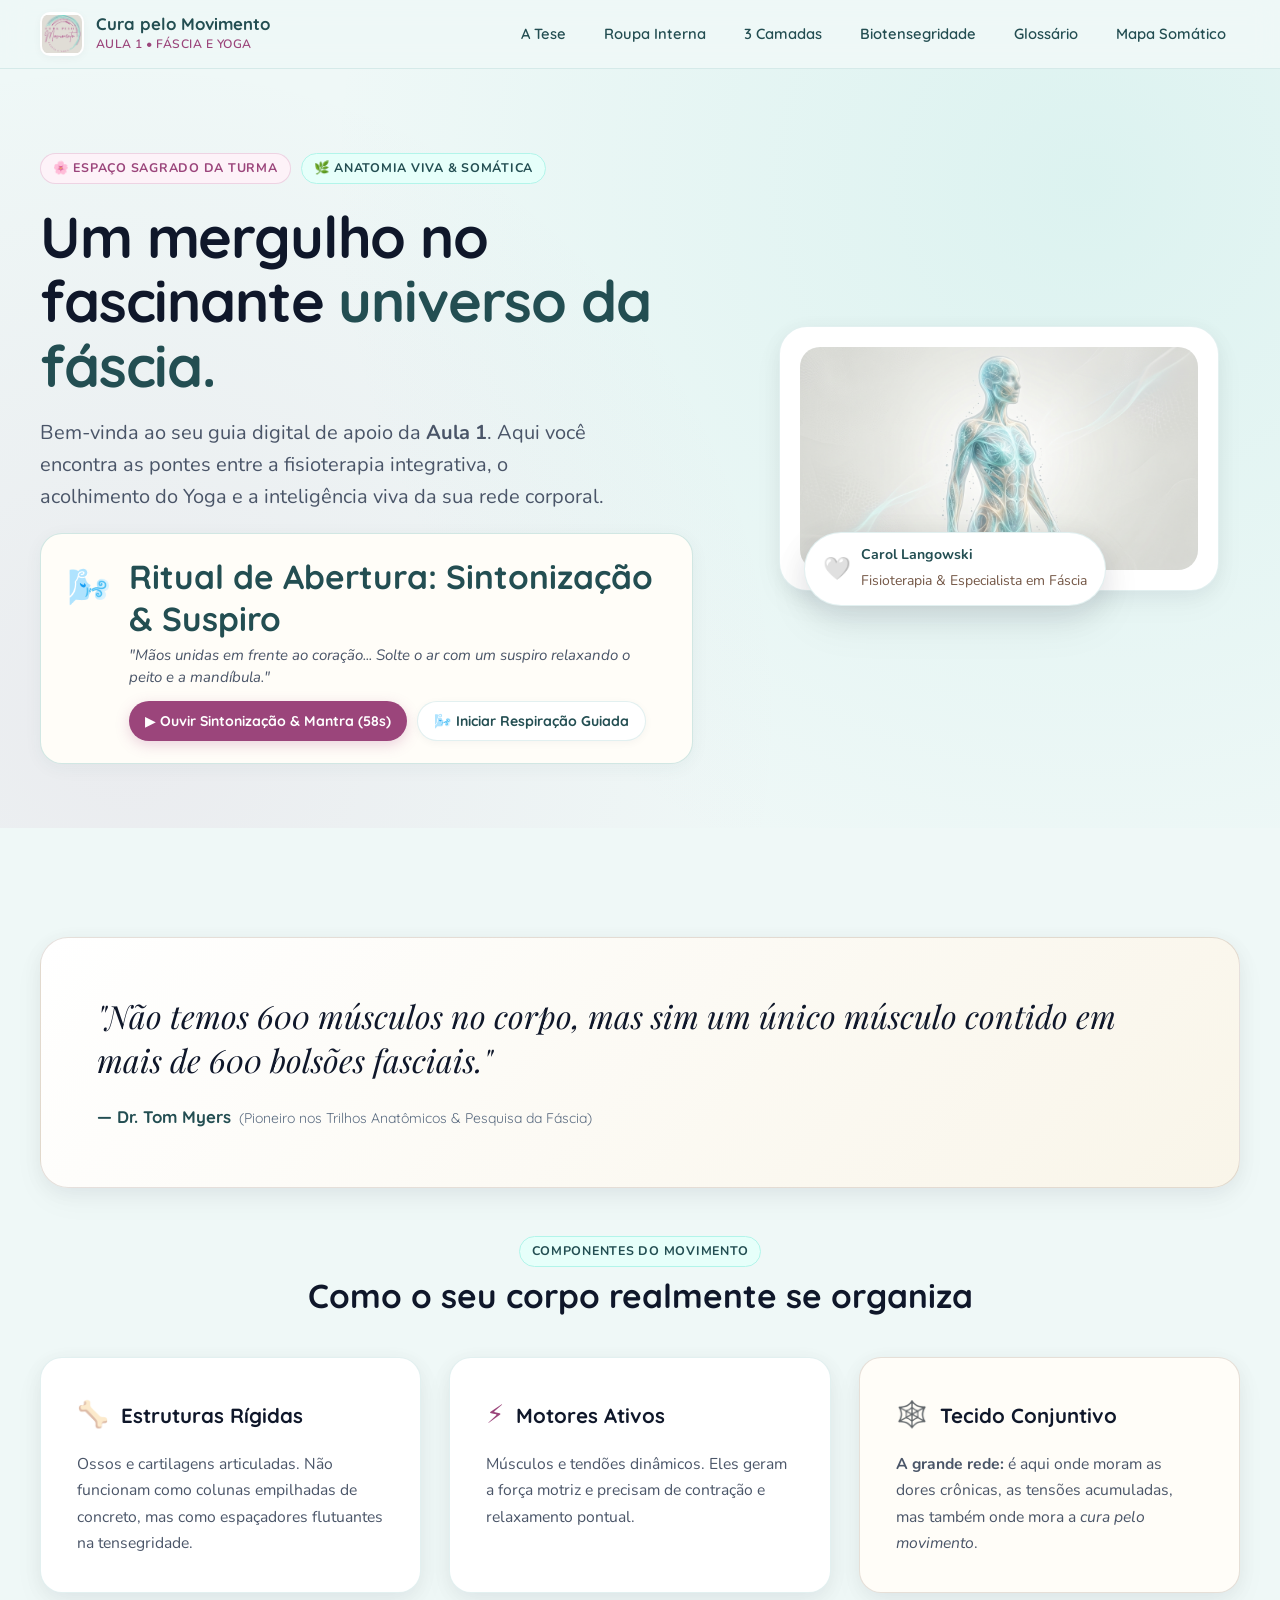
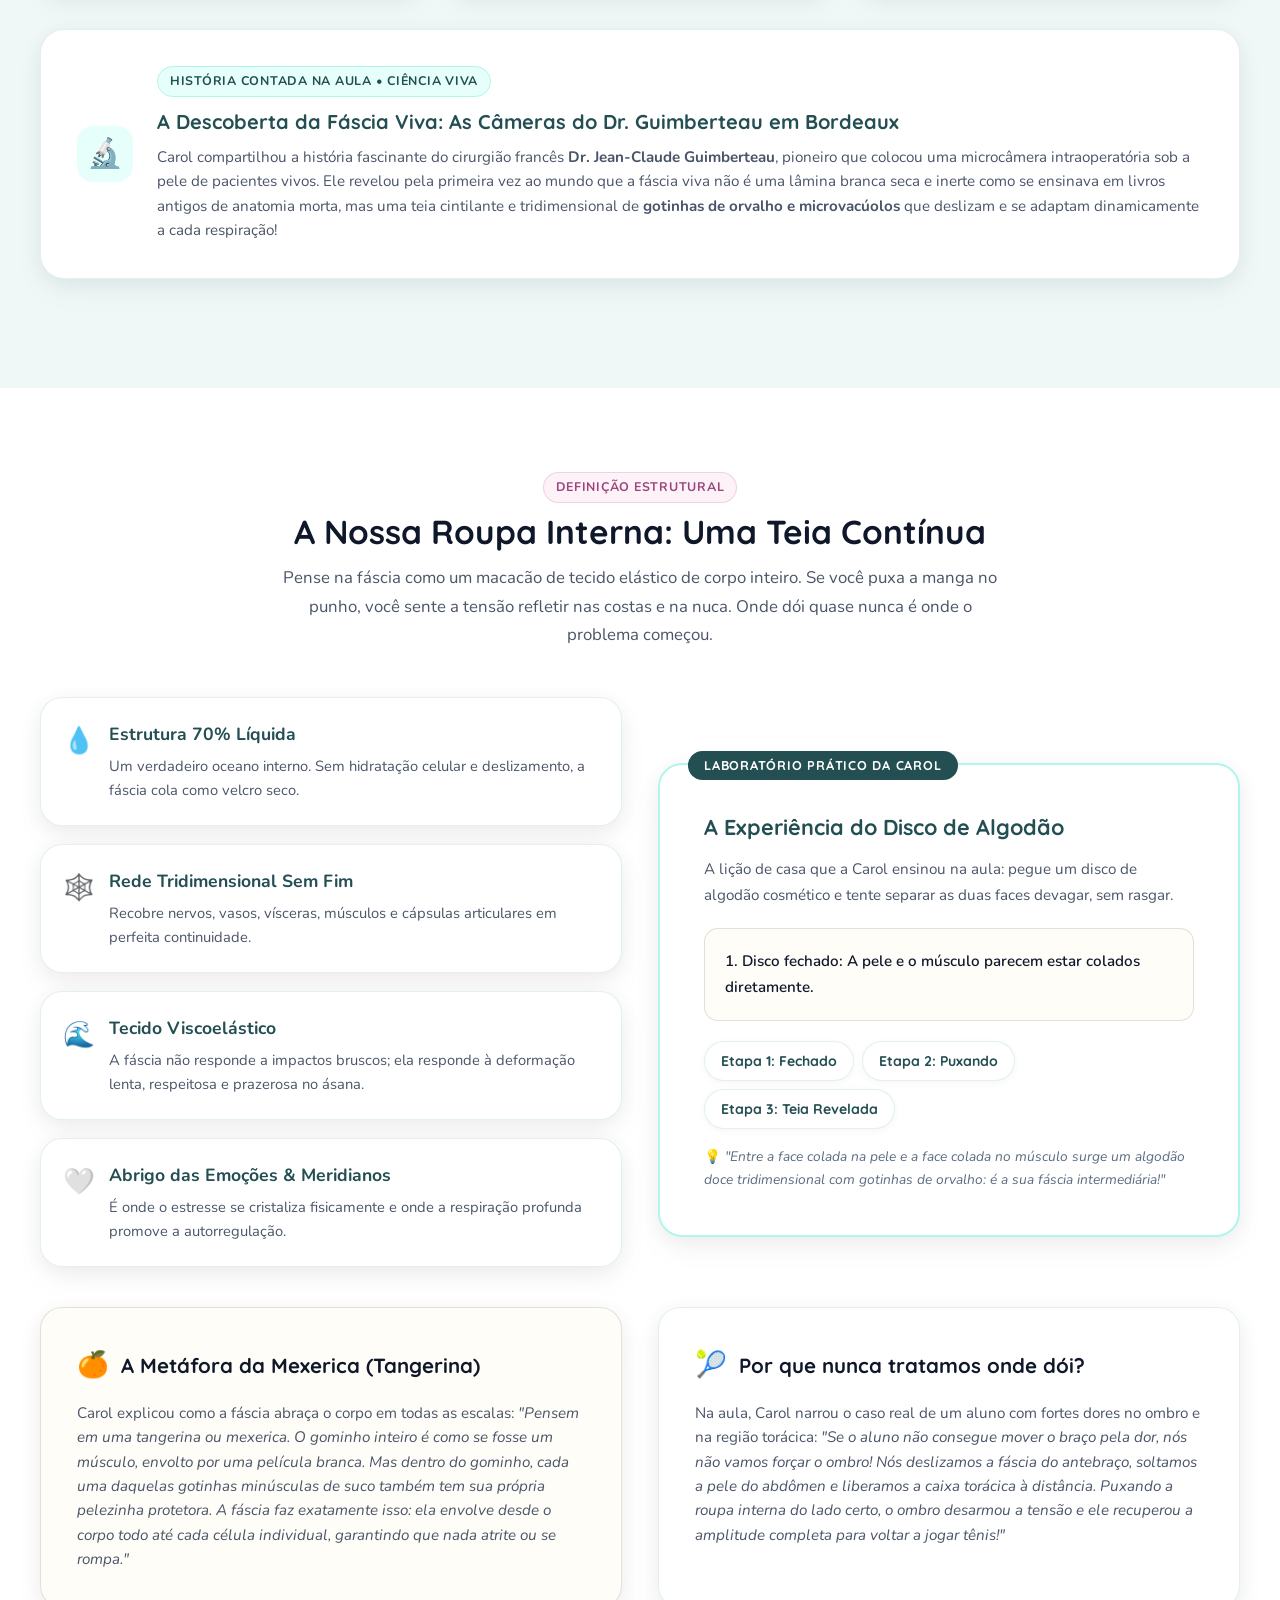
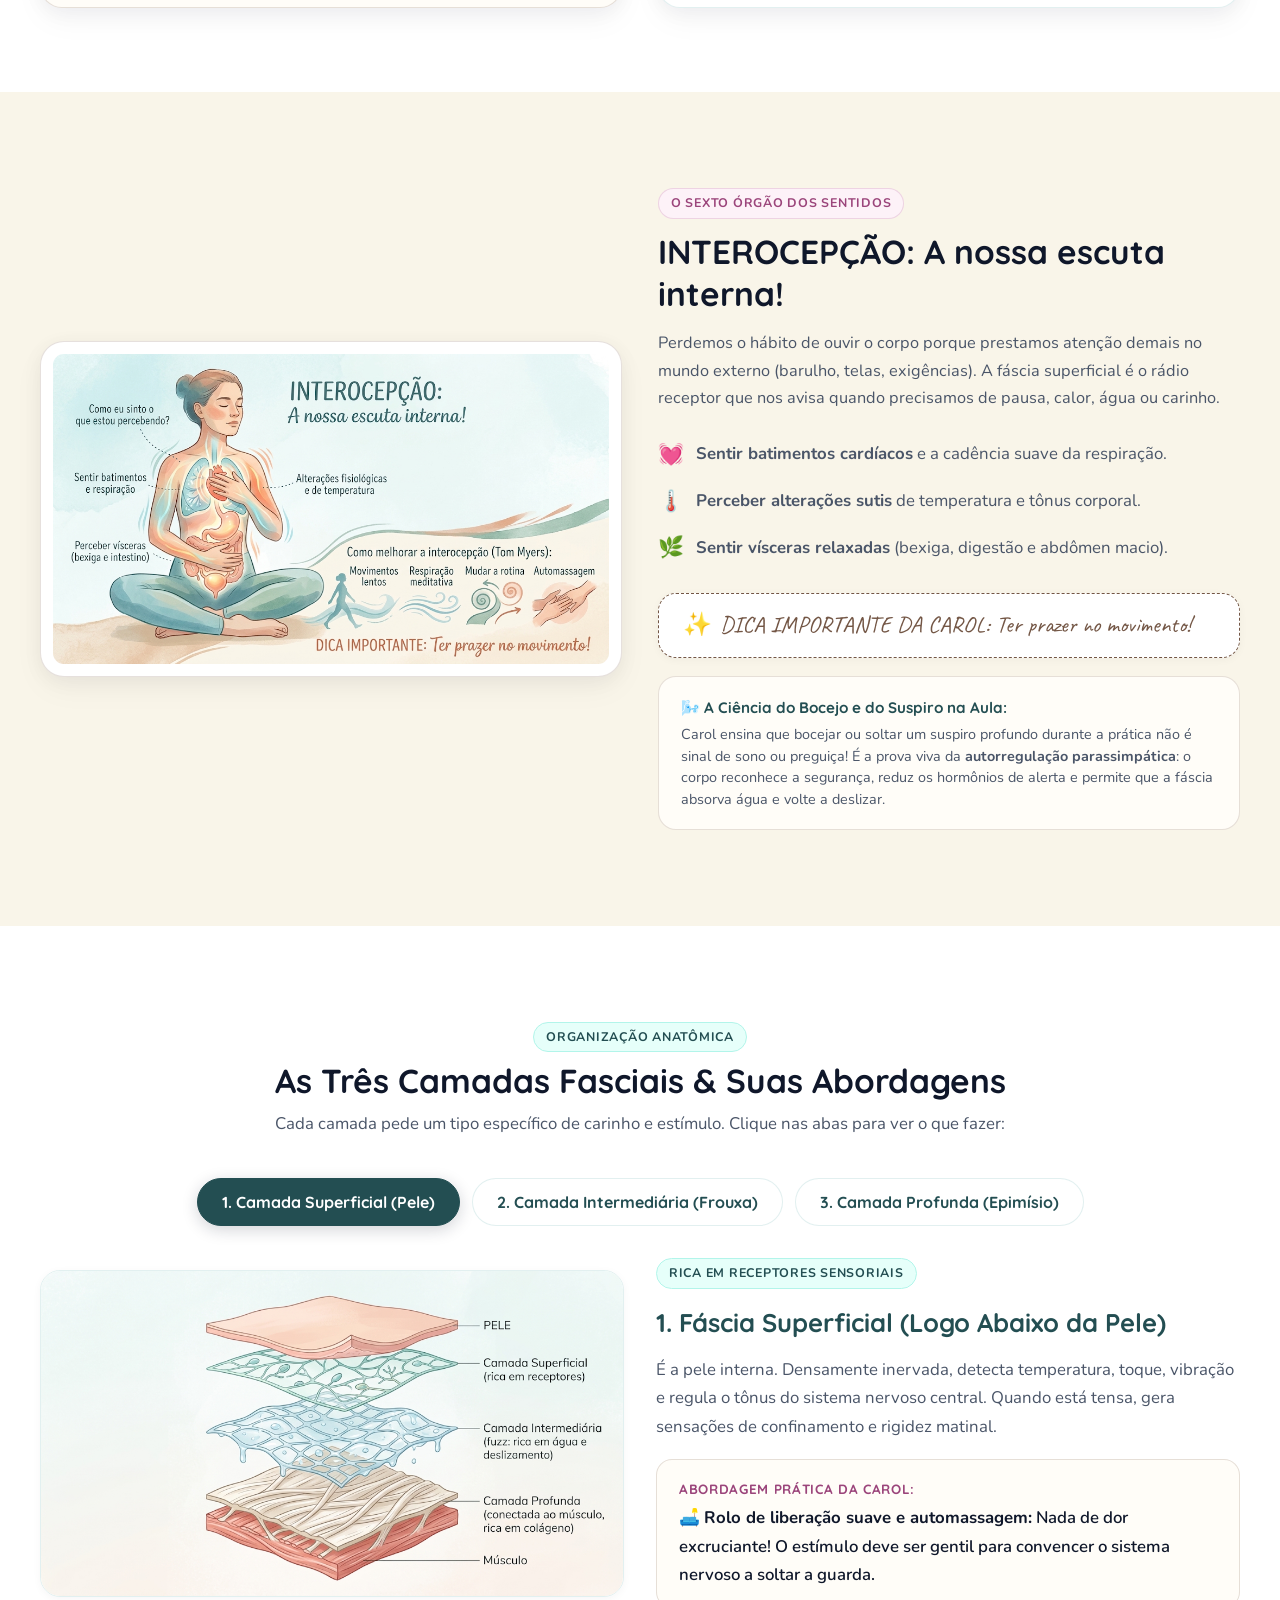
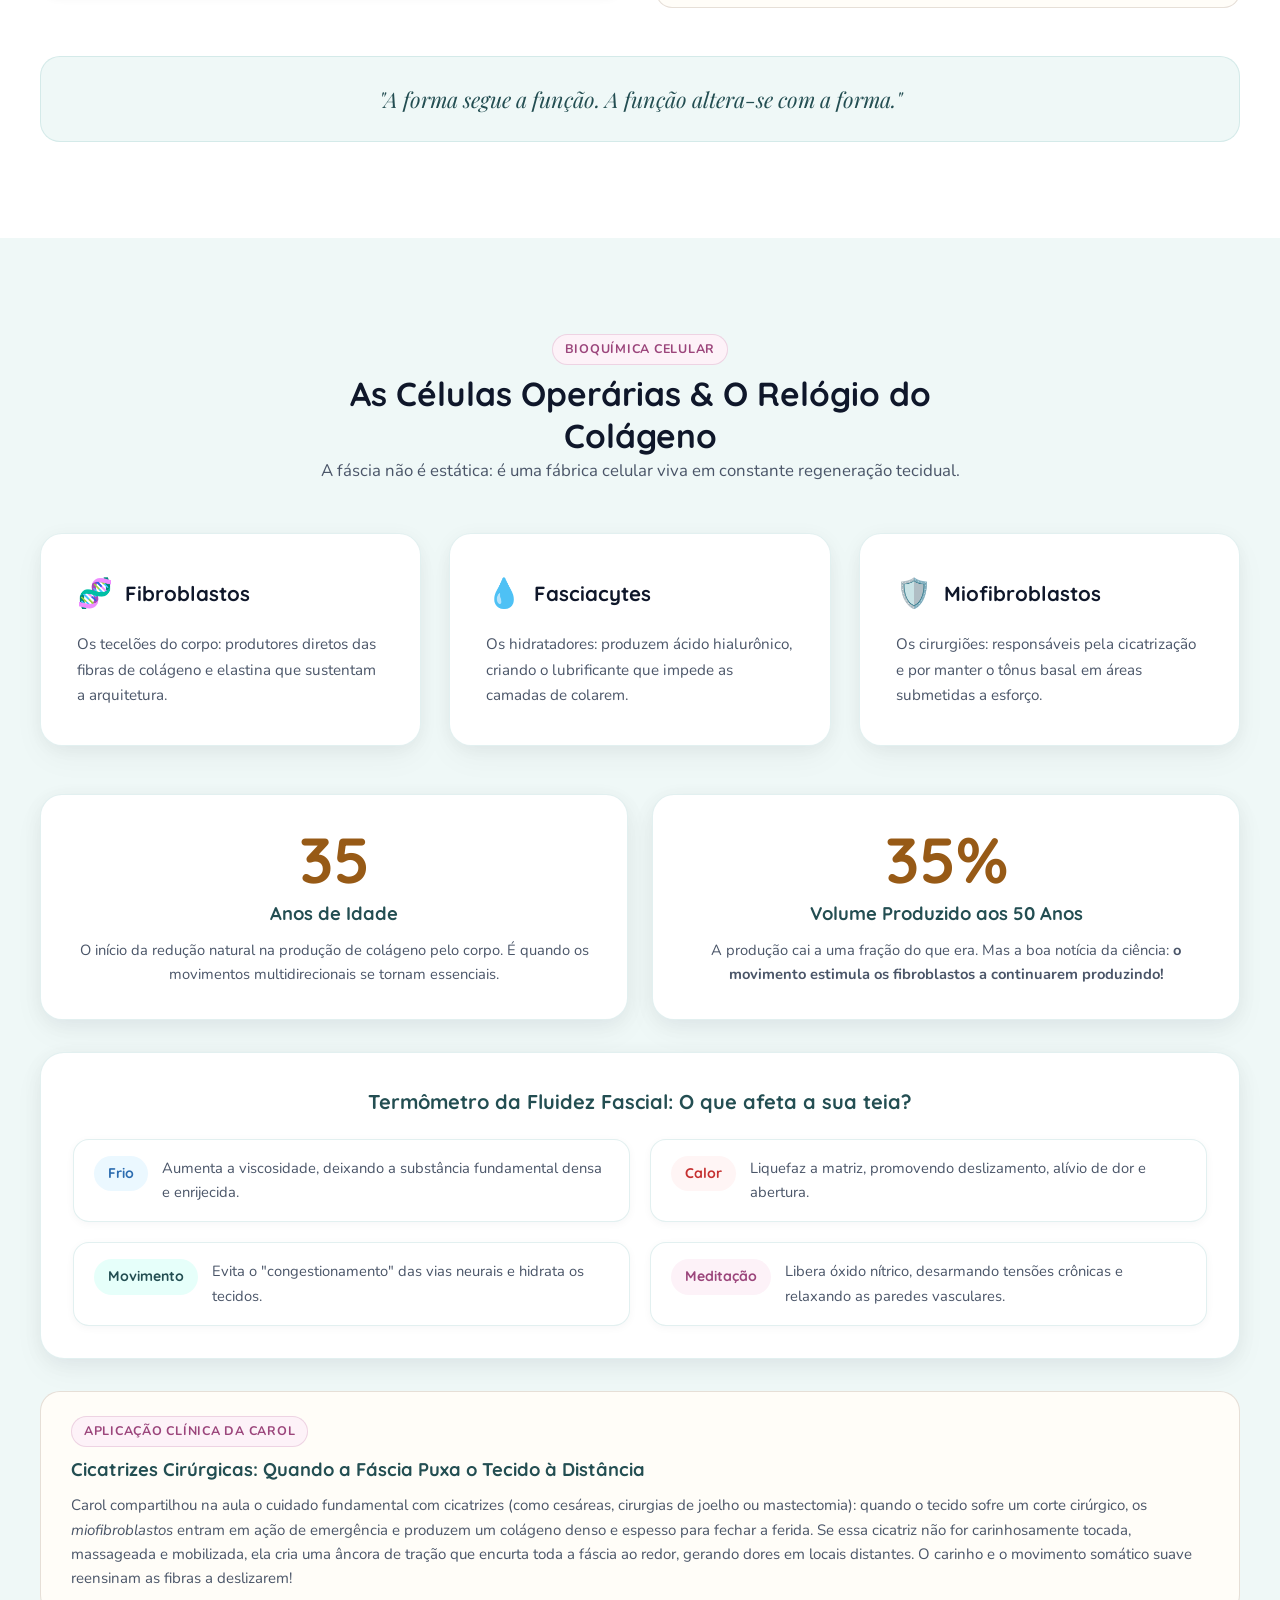
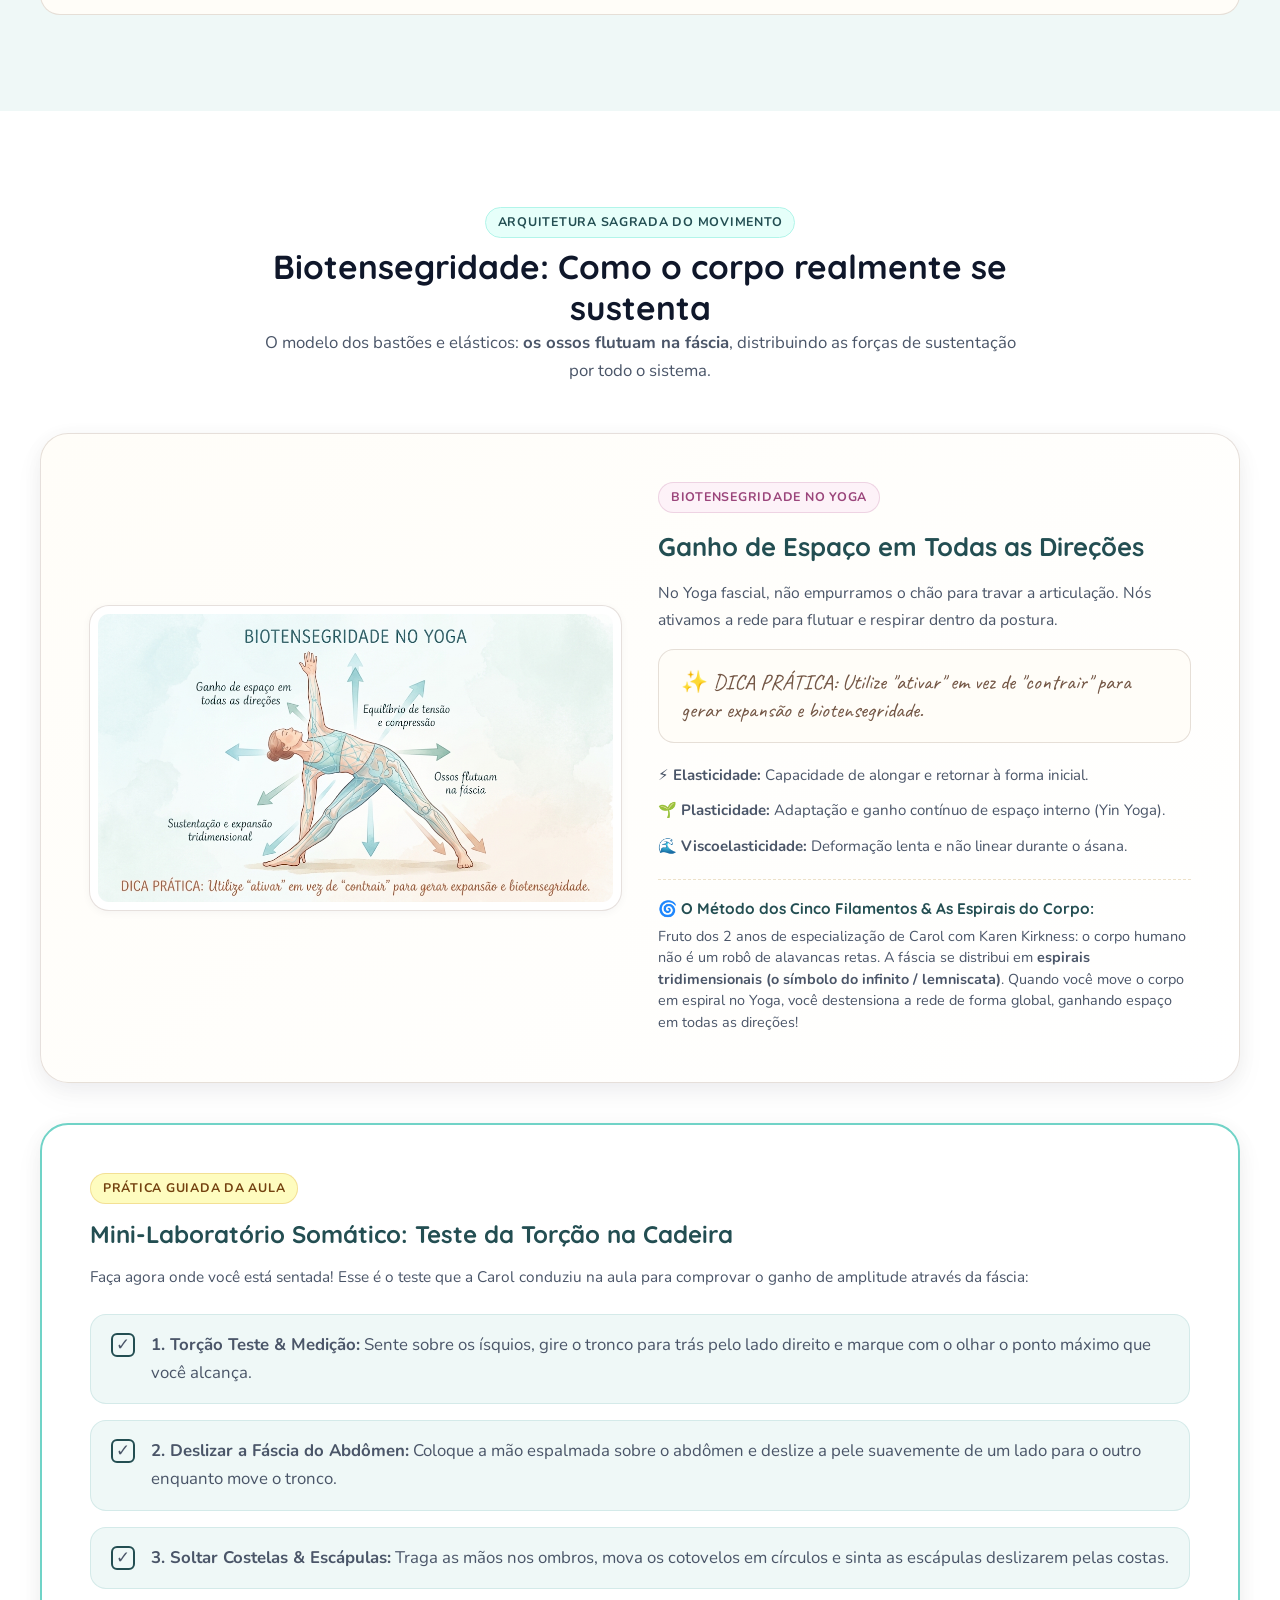
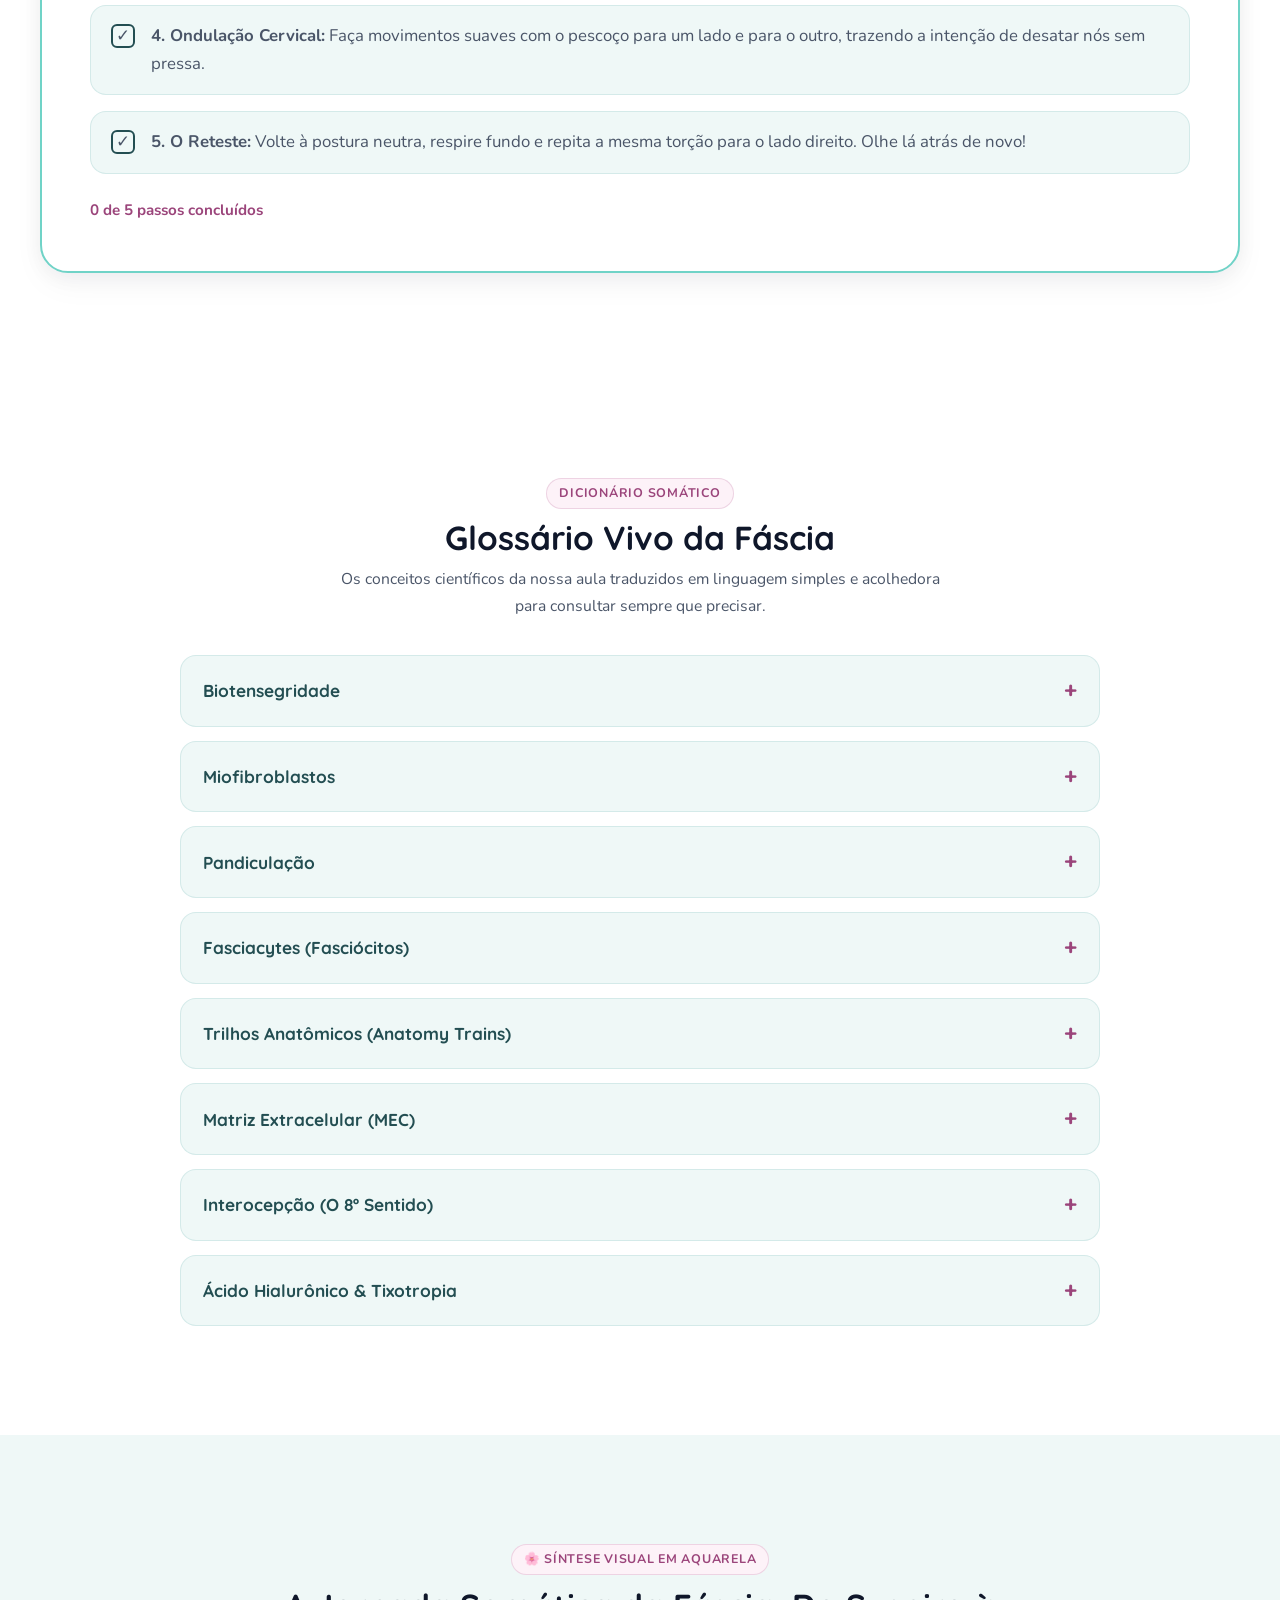
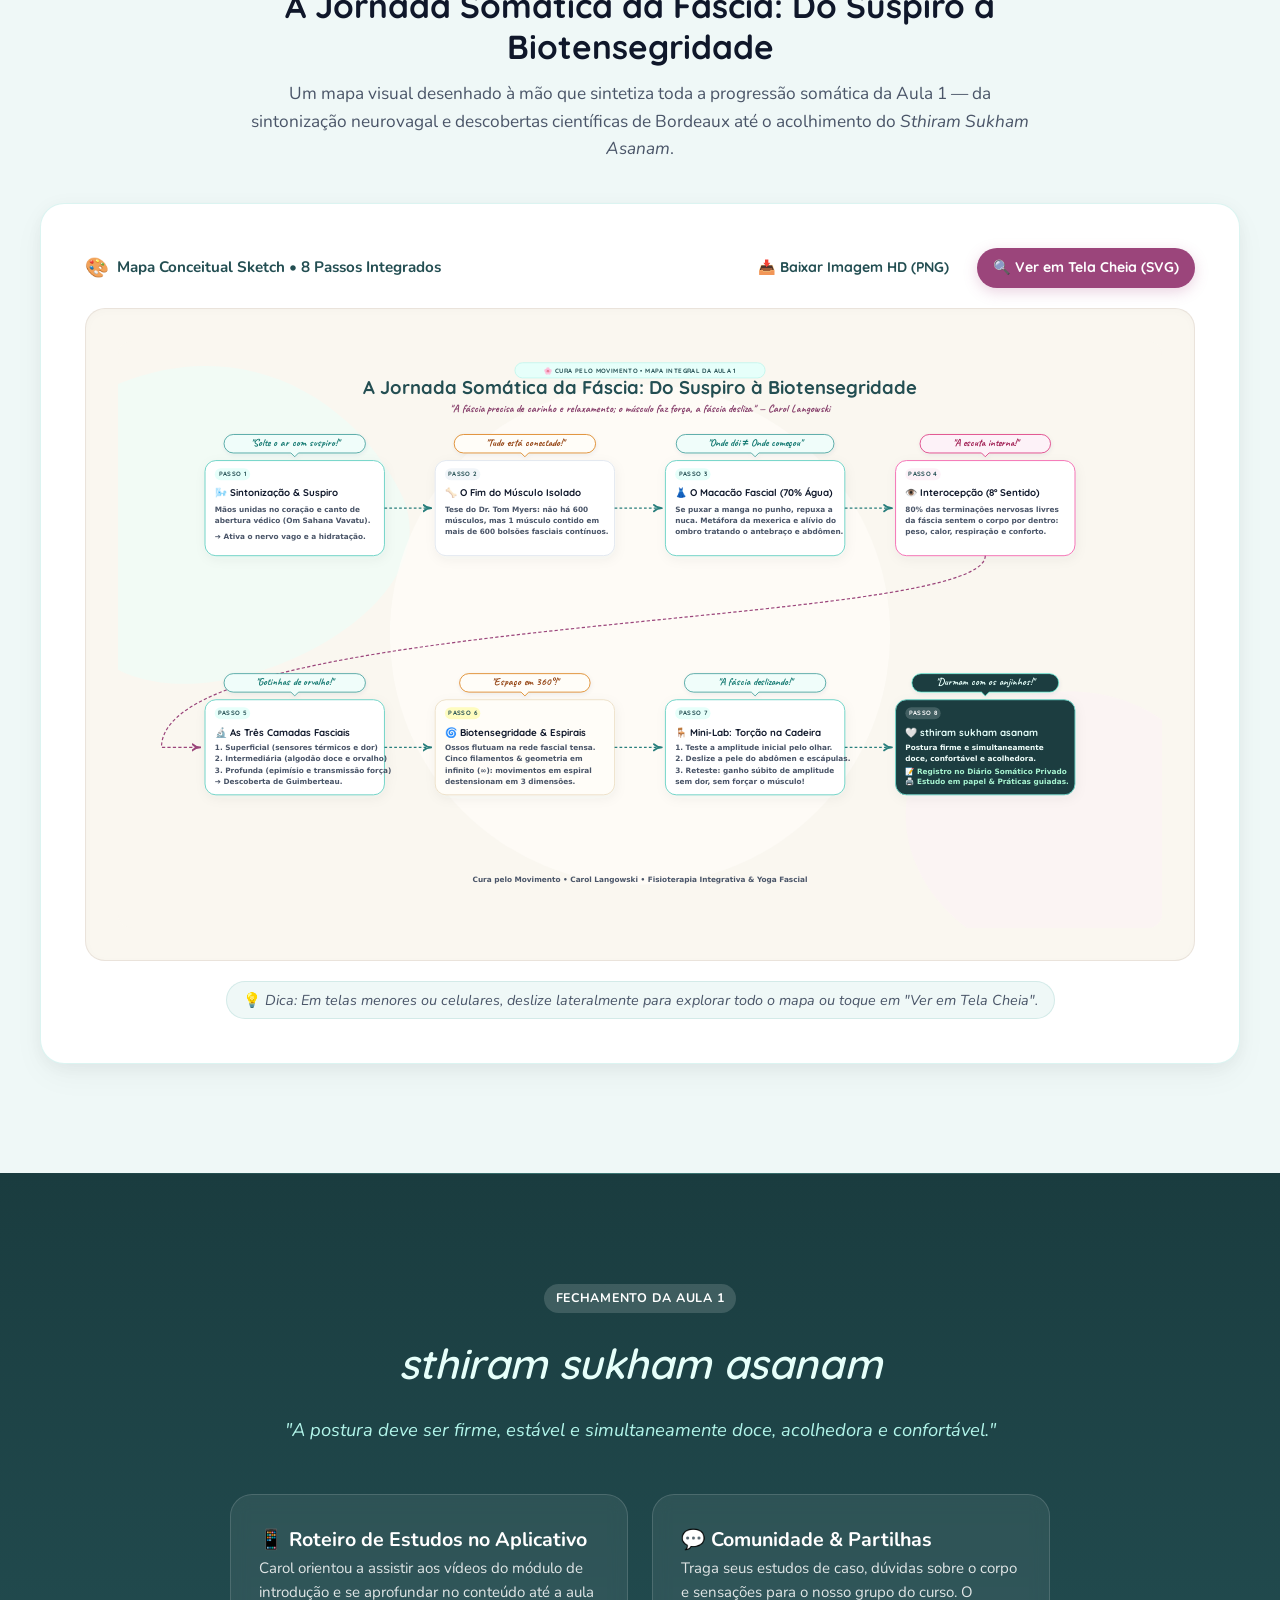
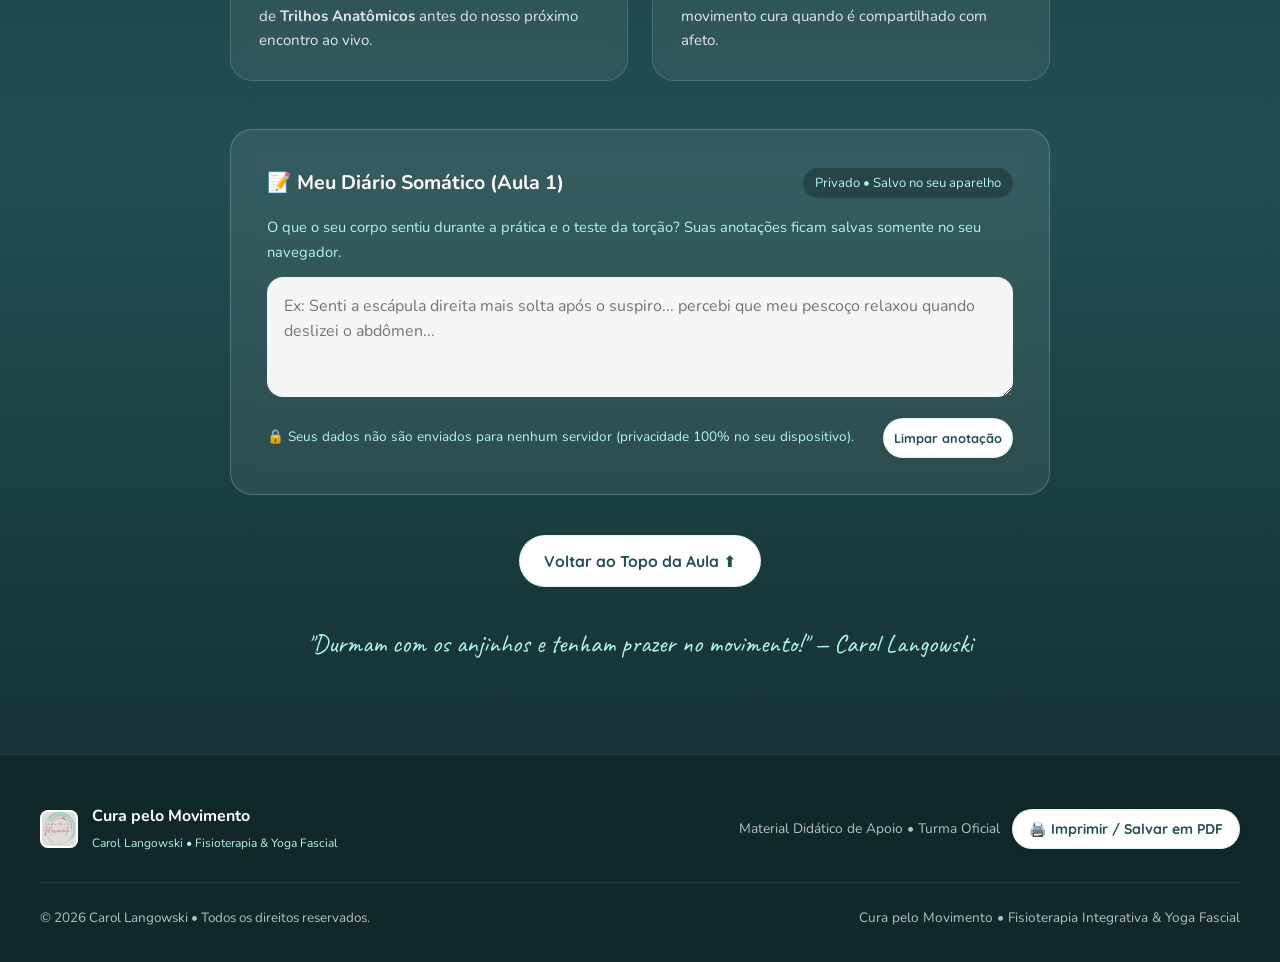
<file: src/index.html>
<!DOCTYPE html>
<html lang="pt-BR">
<head>
  <meta charset="UTF-8">
  <meta name="viewport" content="width=device-width, initial-scale=1.0">
  <meta name="description" content="Guia Digital de Apoio: Cura pelo Movimento • Aula 1: Fáscia e Yoga com Carol Langowski. Material imersivo de estudo, anatomia viva e somática.">
  <title>Cura pelo Movimento • Fáscia e Yoga | Carol Langowski</title>

  <!-- Google Fonts Oficiais do Design System v2.0 -->
  <link rel="preconnect" href="https://fonts.googleapis.com">
  <link rel="preconnect" href="https://fonts.gstatic.com" crossorigin>
  <link href="https://fonts.googleapis.com/css2?family=Caveat:wght@600;700&family=Nunito:wght@400;600;700;800&family=Playfair+Display:ital,wght@1,400;1,600&family=Quicksand:wght@500;600;700&display=swap" rel="stylesheet">

  <link rel="stylesheet" href="../assets/css/styles.css">
</head>
<body>

  <!-- ========================================================================
       BARRA DE NAVEGAÇÃO DAYLIGHT GLASS
       ======================================================================== -->
  <header class="navbar-sanctuary">
    <div class="container navbar-inner">
      <div class="navbar-brand">
        <img src="../assets/img/logo-cura-pelo-movimento.png" alt="Logo Cura pelo Movimento — Carol Langowski" class="navbar-brand-logo">
        <div class="navbar-brand-text">
          <span class="navbar-brand-title">Cura pelo Movimento</span>
          <span class="navbar-brand-sub">Aula 1 • Fáscia e Yoga</span>
        </div>
      </div>

      <nav aria-label="Navegação do Guia">
        <ul class="navbar-nav">
          <li><a href="#tese" class="navbar-link">A Tese</a></li>
          <li><a href="#roupa-interna" class="navbar-link">Roupa Interna</a></li>
          <li><a href="#camadas" class="navbar-link">3 Camadas</a></li>
          <li><a href="#biotensegridade" class="navbar-link">Biotensegridade</a></li>
          <li><a href="#glossario" class="navbar-link">Glossário</a></li>
          <li><a href="#mapa-jornada" class="navbar-link">Mapa Somático</a></li>
        </ul>
      </nav>
    </div>
    <!-- Pílulas de Navegação Rápida para Mobile/Tablet (Scroll Horizontal Suave) -->
    <nav class="navbar-mobile-nav" aria-label="Navegação Rápida por Seções">
      <div class="navbar-mobile-track">
        <a href="#tese" class="navbar-mobile-pill">A Tese</a>
        <a href="#roupa-interna" class="navbar-mobile-pill">Roupa Interna</a>
        <a href="#camadas" class="navbar-mobile-pill">3 Camadas</a>
        <a href="#biotensegridade" class="navbar-mobile-pill">Biotensegridade</a>
        <a href="#glossario" class="navbar-mobile-pill">Glossário</a>
        <a href="#mapa-jornada" class="navbar-mobile-pill">Mapa Somático</a>
      </div>
    </nav>
    <div id="scroll-progress" class="scroll-progress-bar" role="progressbar" aria-label="Progresso da leitura da aula"></div>
  </header>

  <!-- ========================================================================
       1. HERO SECTION: SINTONIZAÇÃO & ACOLHIMENTO
       ======================================================================== -->
  <section class="hero-section" id="sintonizacao">
    <div class="container hero-grid">
      <div class="hero-copy">
        <div style="display:flex;gap:10px;align-items:center;flex-wrap:wrap;">
          <span class="tag-pill tag-orchid">🌸 Espaço Sagrado da Turma</span>
          <span class="tag-pill tag-mint">🌿 Anatomia Viva &amp; Somática</span>
        </div>

        <h1 class="hero-title">
          Um mergulho no fascinante <span>universo da fáscia.</span>
        </h1>

        <p class="hero-subtitle">
          Bem-vinda ao seu guia digital de apoio da <strong>Aula 1</strong>. Aqui você encontra as pontes entre a fisioterapia integrativa, o acolhimento do Yoga e a inteligência viva da sua rede corporal.
        </p>

        <!-- Ritual do Suspiro Guiado e Voz da Carol -->
        <div class="ritual-suspiro-card">
          <div class="ritual-suspiro-icon">🌬️</div>
          <div class="ritual-suspiro-text">
            <h2>Ritual de Abertura: Sintonização &amp; Suspiro</h2>
            <p id="suspiro-status-text">
              <em>"Mãos unidas em frente ao coração... Solte o ar com um suspiro relaxando o peito e a mandíbula."</em>
            </p>
            <audio id="audio-sintonizacao" src="../assets/audio/sintonizacao-carol.mp3" preload="none"></audio>
            <div style="margin-top:12px;display:flex;gap:10px;flex-wrap:wrap;">
              <button type="button" id="btn-audio-carol" class="btn btn-orchid btn-sm" aria-pressed="false" aria-label="Ouvir voz e mantra da Carol">
                ▶ Ouvir Sintonização &amp; Mantra (58s)
              </button>
              <button type="button" id="btn-play-suspiro" class="btn btn-secondary btn-sm" aria-label="Iniciar respiração com suspiro guiado">
                🌬️ Iniciar Respiração Guiada
              </button>
            </div>

            <!-- Orbe Somático de Respiração com Animação e Timer Circular (Daylight Sanctuary) -->
            <div id="respiracao-widget" class="respiracao-widget" aria-hidden="true" style="display:none;">
              <div class="respiracao-container">
                <!-- Aura e Anel Circular de Respiração SVG -->
                <div class="respiracao-orbe-wrapper">
                  <div class="respiracao-aura" id="respiracao-aura"></div>
                  <div class="respiracao-orbe" id="respiracao-orbe">
                    <svg class="respiracao-svg-ring" viewBox="0 0 160 160" width="160" height="160" aria-hidden="true">
                      <!-- Trilha do anel de fundo -->
                      <circle class="ring-track" cx="80" cy="80" r="70" />
                      <!-- Anel de progresso ativo que preenche/esvazia suavemente -->
                      <circle class="ring-progress" id="respiracao-ring-progress" cx="80" cy="80" r="70" />
                    </svg>
                    <!-- Núcleo de Conteúdo do Timer e Fase -->
                    <div class="respiracao-core-content">
                      <span class="respiracao-fase-badge" id="respiracao-fase-badge">Inspire</span>
                      <span class="respiracao-timer-seconds" id="respiracao-timer-seconds">4s</span>
                      <span class="respiracao-ciclo-text" id="respiracao-ciclo-text">Ciclo 1 de 3</span>
                    </div>
                  </div>
                </div>

                <!-- Frase de Condução Somática Dinâmica -->
                <div class="respiracao-instrucao-box">
                  <p class="respiracao-instrucao-texto" id="respiracao-instrucao-texto">
                    Inspira grande pelas narinas... sentindo as costelas se abrirem em 360°.
                  </p>
                  <!-- Pérolas Somáticas de Ciclo (3 bolinhas indicadoras) -->
                  <div class="respiracao-perolas" id="respiracao-perolas" aria-label="Progresso dos ciclos de respiração">
                    <span class="perola-item active" data-ciclo="1" title="Ciclo 1"></span>
                    <span class="perola-item" data-ciclo="2" title="Ciclo 2"></span>
                    <span class="perola-item" data-ciclo="3" title="Ciclo 3"></span>
                  </div>
                </div>
              </div>
            </div>
          </div>
        </div>
      </div>

      <div class="hero-visual">
        <div class="hero-visual-card">
          <img src="../assets/img/sistema-fascial-corpo-luminoso.png" alt="Ilustração do corpo luminoso envolto pela rede fascial contínua" class="hero-visual-img">
          <div class="hero-badge-floating">
            <span style="font-size:1.4rem;">🤍</span>
            <div>
              <strong style="font-size:0.88rem;color:var(--carol-deep-teal);display:block;">Carol Langowski</strong>
              <small style="color:var(--carol-terracotta);">Fisioterapia &amp; Especialista em Fáscia</small>
            </div>
          </div>
        </div>
      </div>
    </div>
  </section>

  <!-- ========================================================================
       2. A GRANDE TESE: O FIM DO MÚSCULO ISOLADO
       ======================================================================== -->
  <section class="section-tese" id="tese">
    <div class="container">
      <div class="quote-myers-box">
        <p class="quote-myers-text">
          "Não temos 600 músculos no corpo, mas sim um único músculo contido em mais de 600 bolsões fasciais."
        </p>
        <div class="quote-myers-author">
          <span>— Dr. Tom Myers</span>
          <small style="font-weight:400;color:var(--carol-ink-muted);">(Pioneiro nos Trilhos Anatômicos &amp; Pesquisa da Fáscia)</small>
        </div>
      </div>

      <div style="text-align:center;max-width:680px;margin:0 auto 40px;">
        <span class="tag-pill tag-mint">Componentes do Movimento</span>
        <h2 style="font-family:var(--font-title);font-size:clamp(1.8rem,3vw,2.4rem);color:var(--carol-ink-title);margin-top:8px;">
          Como o seu corpo realmente se organiza
        </h2>
      </div>

      <div class="grid-3-col">
        <!-- Card 1 -->
        <article class="card-bento">
          <div class="card-header-clean">
            <div class="card-icon-circle">🦴</div>
            <h3 class="card-title">Estruturas Rígidas</h3>
          </div>
          <p style="font-size:0.98rem;color:var(--carol-ink-body);">
            Ossos e cartilagens articuladas. Não funcionam como colunas empilhadas de concreto, mas como espaçadores flutuantes na tensegridade.
          </p>
        </article>

        <!-- Card 2 -->
        <article class="card-bento">
          <div class="card-header-clean">
            <div class="card-icon-circle orchid">⚡</div>
            <h3 class="card-title">Motores Ativos</h3>
          </div>
          <p style="font-size:0.98rem;color:var(--carol-ink-body);">
            Músculos e tendões dinâmicos. Eles geram a força motriz e precisam de contração e relaxamento pontual.
          </p>
        </article>

        <!-- Card 3 -->
        <article class="card-bento card-bento-sand">
          <div class="card-header-clean">
            <div class="card-icon-circle amber">🕸️</div>
            <h3 class="card-title">Tecido Conjuntivo</h3>
          </div>
          <p style="font-size:0.98rem;color:var(--carol-ink-body);">
            <strong>A grande rede:</strong> é aqui onde moram as dores crônicas, as tensões acumuladas, mas também onde mora a <em>cura pelo movimento</em>.
          </p>
        </article>
      </div>

      <!-- História da Fáscia Viva: Dr. Guimberteau -->
      <div style="margin-top:36px;background:#FFFFFF;border-radius:24px;padding:clamp(24px, 4vw, 36px);border:var(--border-subtle);box-shadow:var(--shadow-organic);display:grid;grid-template-columns:auto 1fr;gap:24px;align-items:center;">
        <div style="width:56px;height:56px;border-radius:16px;background:var(--carol-ice-mint);color:var(--carol-deep-teal);display:flex;align-items:center;justify-content:center;font-size:1.8rem;flex-shrink:0;">
          🔬
        </div>
        <div>
          <span class="tag-pill tag-mint" style="margin-bottom:8px;">História Contada na Aula • Ciência Viva</span>
          <h3 style="font-family:var(--font-title);font-size:1.25rem;color:var(--carol-deep-teal);margin-bottom:6px;">
            A Descoberta da Fáscia Viva: As Câmeras do Dr. Guimberteau em Bordeaux
          </h3>
          <p style="font-size:0.95rem;color:var(--carol-ink-body);line-height:1.6;margin:0;">
            Carol compartilhou a história fascinante do cirurgião francês <strong>Dr. Jean-Claude Guimberteau</strong>, pioneiro que colocou uma microcâmera intraoperatória sob a pele de pacientes vivos. Ele revelou pela primeira vez ao mundo que a fáscia viva não é uma lâmina branca seca e inerte como se ensinava em livros antigos de anatomia morta, mas uma teia cintilante e tridimensional de <strong>gotinhas de orvalho e microvacúolos</strong> que deslizam e se adaptam dinamicamente a cada respiração!
          </p>
        </div>
      </div>
    </div>
  </section>

  <!-- ========================================================================
       3. A NOSSA ROUPA INTERNA (O SISTEMA FASCIAL)
       ======================================================================== -->
  <section id="roupa-interna" style="padding:clamp(56px,7vw,84px) 0;background:#FFFFFF;">
    <div class="container">
      <div style="text-align:center;max-width:720px;margin:0 auto 48px;">
        <span class="tag-pill tag-orchid">Definição Estrutural</span>
        <h2 style="font-family:var(--font-title);font-size:clamp(1.8rem,3vw,2.4rem);color:var(--carol-ink-title);margin-top:8px;">
          A Nossa Roupa Interna: Uma Teia Contínua
        </h2>
        <p style="margin-top:12px;color:var(--carol-ink-body);">
          Pense na fáscia como um macacão de tecido elástico de corpo inteiro. Se você puxa a manga no punho, você sente a tensão refletir nas costas e na nuca. Onde dói quase nunca é onde o problema começou.
        </p>
      </div>

      <div class="grid-2-col" style="align-items:center;">
        <div style="display:flex;flex-direction:column;gap:18px;">
          <div class="card-bento" style="padding:22px;">
            <div style="display:flex;gap:14px;align-items:flex-start;">
              <span style="font-size:1.6rem;">💧</span>
              <div>
                <strong style="font-size:1.1rem;color:var(--carol-deep-teal);display:block;">Estrutura 70% Líquida</strong>
                <p style="font-size:0.92rem;margin-top:4px;">Um verdadeiro oceano interno. Sem hidratação celular e deslizamento, a fáscia cola como velcro seco.</p>
              </div>
            </div>
          </div>

          <div class="card-bento" style="padding:22px;">
            <div style="display:flex;gap:14px;align-items:flex-start;">
              <span style="font-size:1.6rem;">🕸️</span>
              <div>
                <strong style="font-size:1.1rem;color:var(--carol-deep-teal);display:block;">Rede Tridimensional Sem Fim</strong>
                <p style="font-size:0.92rem;margin-top:4px;">Recobre nervos, vasos, vísceras, músculos e cápsulas articulares em perfeita continuidade.</p>
              </div>
            </div>
          </div>

          <div class="card-bento" style="padding:22px;">
            <div style="display:flex;gap:14px;align-items:flex-start;">
              <span style="font-size:1.6rem;">🌊</span>
              <div>
                <strong style="font-size:1.1rem;color:var(--carol-deep-teal);display:block;">Tecido Viscoelástico</strong>
                <p style="font-size:0.92rem;margin-top:4px;">A fáscia não responde a impactos bruscos; ela responde à deformação lenta, respeitosa e prazerosa no ásana.</p>
              </div>
            </div>
          </div>

          <div class="card-bento" style="padding:22px;">
            <div style="display:flex;gap:14px;align-items:flex-start;">
              <span style="font-size:1.6rem;">🤍</span>
              <div>
                <strong style="font-size:1.1rem;color:var(--carol-deep-teal);display:block;">Abrigo das Emoções &amp; Meridianos</strong>
                <p style="font-size:0.92rem;margin-top:4px;">É onde o estresse se cristaliza fisicamente e onde a respiração profunda promove a autorregulação.</p>
              </div>
            </div>
          </div>
        </div>

        <!-- Mini-Laboratório 1: O Disco de Algodão Doce -->
        <div class="mini-lab-card">
          <span class="mini-lab-badge">Laboratório Prático da Carol</span>
          <h3 style="font-family:var(--font-title);font-size:1.35rem;color:var(--carol-deep-teal);margin-bottom:12px;">
            A Experiência do Disco de Algodão
          </h3>
          <p style="font-size:0.95rem;color:var(--carol-ink-body);">
            A lição de casa que a Carol ensinou na aula: pegue um disco de algodão cosmético e tente separar as duas faces devagar, sem rasgar.
          </p>

          <div id="cotton-interactive-visual" style="background:var(--carol-sand-surface);padding:20px;border-radius:14px;border:var(--border-sand);margin:20px 0;font-size:0.95rem;color:var(--carol-ink-title);font-weight:600;">
            1. Disco fechado: A pele e o músculo parecem estar colados diretamente.
          </div>

          <div style="display:flex;gap:8px;flex-wrap:wrap;">
            <button type="button" class="btn btn-secondary btn-sm" data-cotton-step="0">Etapa 1: Fechado</button>
            <button type="button" class="btn btn-secondary btn-sm" data-cotton-step="1">Etapa 2: Puxando</button>
            <button type="button" class="btn btn-secondary btn-sm" data-cotton-step="2">Etapa 3: Teia Revelada</button>
          </div>

          <p style="font-size:0.86rem;color:var(--carol-ink-muted);margin-top:16px;">
            💡 <em>"Entre a face colada na pele e a face colada no músculo surge um algodão doce tridimensional com gotinhas de orvalho: é a sua fáscia intermediária!"</em>
          </p>
        </div>
      </div>

      <!-- O Segredo da Tangerina e a Liberação Distal -->
      <div class="grid-2-col" style="margin-top:40px;">
        <!-- Card Tangerina -->
        <div class="card-bento card-bento-sand">
          <div class="card-header-clean">
            <div class="card-icon-circle amber">🍊</div>
            <h3 class="card-title">A Metáfora da Mexerica (Tangerina)</h3>
          </div>
          <p style="font-size:0.95rem;color:var(--carol-ink-body);line-height:1.6;">
            Carol explicou como a fáscia abraça o corpo em todas as escalas: <em>"Pensem em uma tangerina ou mexerica. O gominho inteiro é como se fosse um músculo, envolto por uma película branca. Mas dentro do gominho, cada uma daquelas gotinhas minúsculas de suco também tem sua própria pelezinha protetora. A fáscia faz exatamente isso: ela envolve desde o corpo todo até cada célula individual, garantindo que nada atrite ou se rompa."</em>
          </p>
        </div>

        <!-- Card Aluno do Tênis -->
        <div class="card-bento">
          <div class="card-header-clean">
            <div class="card-icon-circle orchid">🎾</div>
            <h3 class="card-title">Por que nunca tratamos onde dói?</h3>
          </div>
          <p style="font-size:0.95rem;color:var(--carol-ink-body);line-height:1.6;">
            Na aula, Carol narrou o caso real de um aluno com fortes dores no ombro e na região torácica: <em>"Se o aluno não consegue mover o braço pela dor, nós não vamos forçar o ombro! Nós deslizamos a fáscia do antebraço, soltamos a pele do abdômen e liberamos a caixa torácica à distância. Puxando a roupa interna do lado certo, o ombro desarmou a tensão e ele recuperou a amplitude completa para voltar a jogar tênis!"</em>
          </p>
        </div>
      </div>
    </div>
  </section>

  <!-- ========================================================================
       4. INTEROCEPÇÃO: A NOSSA ESCUTA INTERNA
       ======================================================================== -->
  <section id="interocepcao" style="padding:clamp(60px,8vw,96px) 0;background:var(--carol-sand-bg);">
    <div class="container">
      <div class="grid-2-col" style="align-items:center;">
        <div>
          <img src="../assets/img/aquarela-interocepcao.png" alt="Aquarela oficial da mulher em meditação com os órgãos de interocepção destacados" style="border-radius:24px;box-shadow:var(--shadow-organic);background:#FFF;padding:12px;border:var(--border-sand);">
        </div>

        <div>
          <span class="tag-pill tag-orchid">O Sexto Órgão dos Sentidos</span>
          <h2 style="font-family:var(--font-title);font-size:clamp(2rem,3.5vw,2.6rem);color:var(--carol-ink-title);margin:12px 0 16px;">
            INTEROCEPÇÃO: A nossa escuta interna!
          </h2>
          <p style="font-size:1.02rem;color:var(--carol-ink-body);margin-bottom:24px;">
            Perdemos o hábito de ouvir o corpo porque prestamos atenção demais no mundo externo (barulho, telas, exigências). A fáscia superficial é o rádio receptor que nos avisa quando precisamos de pausa, calor, água ou carinho.
          </p>

          <div style="display:flex;flex-direction:column;gap:12px;margin-bottom:28px;">
            <div style="display:flex;gap:12px;align-items:center;">
              <span style="color:var(--carol-orchid);font-size:1.3rem;">💓</span>
              <span><strong>Sentir batimentos cardíacos</strong> e a cadência suave da respiração.</span>
            </div>
            <div style="display:flex;gap:12px;align-items:center;">
              <span style="color:var(--carol-vibrant-teal);font-size:1.3rem;">🌡️</span>
              <span><strong>Perceber alterações sutis</strong> de temperatura e tônus corporal.</span>
            </div>
            <div style="display:flex;gap:12px;align-items:center;">
              <span style="color:var(--carol-amber);font-size:1.3rem;">🌿</span>
              <span><strong>Sentir vísceras relaxadas</strong> (bexiga, digestão e abdômen macio).</span>
            </div>
          </div>

          <!-- Assinatura Manuscrita da Carol -->
          <div class="hand-note" style="background:#FFF;padding:16px 24px;border-radius:18px;border:1px dashed var(--carol-terracotta);box-shadow:var(--shadow-sm);margin-bottom:18px;">
            <span>✨</span>
            <span>DICA IMPORTANTE DA CAROL: Ter prazer no movimento!</span>
          </div>

          <!-- A Ciência do Suspiro e do Bocejo -->
          <div style="background:var(--carol-sand-surface);border:var(--border-sand);border-radius:18px;padding:18px 22px;">
            <strong style="font-family:var(--font-title);font-size:0.95rem;color:var(--carol-deep-teal);display:flex;align-items:center;gap:6px;margin-bottom:4px;">
              🌬️ A Ciência do Bocejo e do Suspiro na Aula:
            </strong>
            <p style="font-size:0.9rem;color:var(--carol-ink-body);margin:0;line-height:1.5;">
              Carol ensina que bocejar ou soltar um suspiro profundo durante a prática não é sinal de sono ou preguiça! É a prova viva da <strong>autorregulação parassimpática</strong>: o corpo reconhece a segurança, reduz os hormônios de alerta e permite que a fáscia absorva água e volte a deslizar.
            </p>
          </div>
        </div>
      </div>
    </div>
  </section>

  <!-- ========================================================================
       5. RAIO-X ANATÔMICO: AS 3 CAMADAS FASCIAIS
       ======================================================================== -->
  <section id="camadas" style="padding:clamp(60px,8vw,96px) 0;background:#FFFFFF;">
    <div class="container">
      <div style="text-align:center;max-width:740px;margin:0 auto 40px;">
        <span class="tag-pill tag-mint">Organização Anatômica</span>
        <h2 style="font-family:var(--font-title);font-size:clamp(1.9rem,3.2vw,2.5rem);color:var(--carol-ink-title);margin-top:8px;">
          As Três Camadas Fasciais &amp; Suas Abordagens
        </h2>
        <p style="color:var(--carol-ink-body);margin-top:8px;">
          Cada camada pede um tipo específico de carinho e estímulo. Clique nas abas para ver o que fazer:
        </p>
      </div>

      <!-- Abas Interativas -->
      <div class="tabs-camadas-wrap" role="tablist" aria-label="Abas das Camadas Fasciais">
        <button type="button" class="tab-camada-btn active" data-camada-tab="superficial" role="tab" aria-selected="true">
          1. Camada Superficial (Pele)
        </button>
        <button type="button" class="tab-camada-btn" data-camada-tab="intermediaria" role="tab" aria-selected="false">
          2. Camada Intermediária (Frouxa)
        </button>
        <button type="button" class="tab-camada-btn" data-camada-tab="profunda" role="tab" aria-selected="false">
          3. Camada Profunda (Epimísio)
        </button>
      </div>

      <!-- Conteúdo da Aba 1: Superficial -->
      <div class="camada-pane active" data-camada-pane="superficial">
        <div>
          <img src="../assets/img/diagrama-tres-camadas-fasciais.png" alt="Diagrama das camadas fasciais em corte anatômico" style="border-radius:20px;border:var(--border-subtle);box-shadow:var(--shadow-sm);">
        </div>
        <div>
          <span class="tag-pill tag-mint">Rica em Receptores Sensoriais</span>
          <h3 style="font-family:var(--font-title);font-size:1.6rem;color:var(--carol-deep-teal);margin:12px 0;">
            1. Fáscia Superficial (Logo Abaixo da Pele)
          </h3>
          <p style="color:var(--carol-ink-body);">
            É a pele interna. Densamente inervada, detecta temperatura, toque, vibração e regula o tônus do sistema nervoso central. Quando está tensa, gera sensações de confinamento e rigidez matinal.
          </p>
          <div class="camada-approach-box">
            <div class="camada-approach-label">Abordagem Prática da Carol:</div>
            <p style="margin:0;font-weight:600;color:var(--carol-ink-title);">
              🛋️ <strong>Rolo de liberação suave e automassagem:</strong> Nada de dor excruciante! O estímulo deve ser gentil para convencer o sistema nervoso a soltar a guarda.
            </p>
          </div>
        </div>
      </div>

      <!-- Conteúdo da Aba 2: Intermediária -->
      <div class="camada-pane" data-camada-pane="intermediaria">
        <div>
          <img src="../assets/img/diagrama-tres-camadas-fasciais.png" alt="Diagrama das camadas fasciais destacando a camada média" style="border-radius:20px;border:var(--border-subtle);box-shadow:var(--shadow-sm);">
        </div>
        <div>
          <span class="tag-pill tag-orchid">O Algodão Doce Hidratado</span>
          <h3 style="font-family:var(--font-title);font-size:1.6rem;color:var(--carol-deep-teal);margin:12px 0;">
            2. Fáscia Intermediária (Frouxa)
          </h3>
          <p style="color:var(--carol-ink-body);">
            Recobre os ventres musculares. Rica em <em>fasciacytes</em> que secretam ácido hialurônico de alta viscosidade para garantir que os músculos deslizem suavemente sem atrito mútuo.
          </p>
          <div class="camada-approach-box">
            <div class="camada-approach-label">Abordagem Prática da Carol:</div>
            <p style="margin:0;font-weight:600;color:var(--carol-ink-title);">
              🐱 <strong>O Espreguiçar (Pandiculação):</strong> Movimentos lentos e sonoros ao acordar, imitando gatos e cães. Espreguiçar-se com calma hidrata as fibras e desperta a fluidez.
            </p>
          </div>
        </div>
      </div>

      <!-- Conteúdo da Aba 3: Profunda -->
      <div class="camada-pane" data-camada-pane="profunda">
        <div>
          <img src="../assets/img/diagrama-tres-camadas-fasciais.png" alt="Diagrama das camadas fasciais com foco no epimísio profundo" style="border-radius:20px;border:var(--border-subtle);box-shadow:var(--shadow-sm);">
        </div>
        <div>
          <span class="tag-pill tag-amber">Transmissão de Força &amp; Colágeno</span>
          <h3 style="font-family:var(--font-title);font-size:1.6rem;color:var(--carol-deep-teal);margin:12px 0;">
            3. Fáscia Profunda (Epimísio)
          </h3>
          <p style="color:var(--carol-ink-body);">
            Intimamente conectada aos músculos e ao periósteo ósseo. Muito densa e rica em colágeno, ela transfere a energia mecânica de um segmento para o outro em frações de segundo.
          </p>
          <div class="camada-approach-box">
            <div class="camada-approach-label">Abordagem Prática da Carol:</div>
            <p style="margin:0;font-weight:600;color:var(--carol-ink-title);">
              🌀 <strong>Balanceio &amp; Movimento Multidirecional:</strong> Balançar os braços, transferir peso de forma elástica e alongar dinamicamente sem travar a respiração.
            </p>
          </div>
        </div>
      </div>

      <!-- Princípio Motor em Faixa de Destaque -->
      <div style="margin-top:48px;background:var(--carol-bg-mist);border-radius:20px;padding:24px 32px;text-align:center;border:var(--border-subtle);">
        <p style="font-family:var(--font-serif);font-size:1.35rem;font-style:italic;color:var(--carol-deep-teal);margin:0;">
          "A forma segue a função. A função altera-se com a forma."
        </p>
      </div>
    </div>
  </section>

  <!-- ========================================================================
       6. BIOQUÍMICA & A DINÂMICA DO COLÁGENO
       ======================================================================== -->
  <section id="colageno" style="padding:clamp(60px,8vw,96px) 0;background:var(--carol-bg-mist);">
    <div class="container">
      <div style="text-align:center;max-width:720px;margin:0 auto 48px;">
        <span class="tag-pill tag-orchid">Bioquímica Celular</span>
        <h2 style="font-family:var(--font-title);font-size:clamp(1.9rem,3.2vw,2.5rem);color:var(--carol-ink-title);margin-top:8px;">
          As Células Operárias &amp; O Relógio do Colágeno
        </h2>
        <p style="color:var(--carol-ink-body);">
          A fáscia não é estática: é uma fábrica celular viva em constante regeneração tecidual.
        </p>
      </div>

      <!-- As 3 Células Operárias -->
      <div class="grid-3-col" style="margin-bottom:48px;">
        <div class="card-bento">
          <div class="card-header-clean">
            <span style="font-size:1.8rem;">🧬</span>
            <h3 class="card-title">Fibroblastos</h3>
          </div>
          <p style="font-size:0.95rem;color:var(--carol-ink-body);">
            Os tecelões do corpo: produtores diretos das fibras de colágeno e elastina que sustentam a arquitetura.
          </p>
        </div>

        <div class="card-bento">
          <div class="card-header-clean">
            <span style="font-size:1.8rem;">💧</span>
            <h3 class="card-title">Fasciacytes</h3>
          </div>
          <p style="font-size:0.95rem;color:var(--carol-ink-body);">
            Os hidratadores: produzem ácido hialurônico, criando o lubrificante que impede as camadas de colarem.
          </p>
        </div>

        <div class="card-bento">
          <div class="card-header-clean">
            <span style="font-size:1.8rem;">🛡️</span>
            <h3 class="card-title">Miofibroblastos</h3>
          </div>
          <p style="font-size:0.95rem;color:var(--carol-ink-body);">
            Os cirurgiões: responsáveis pela cicatrização e por manter o tônus basal em áreas submetidas a esforço.
          </p>
        </div>
      </div>

      <!-- O Relógio dos 35 e 50 Anos -->
      <div class="metric-callout-grid">
        <div class="metric-big-card">
          <div class="metric-num">35</div>
          <div class="metric-label">Anos de Idade</div>
          <p style="font-size:0.92rem;color:var(--carol-ink-body);margin:0;">
            O início da redução natural na produção de colágeno pelo corpo. É quando os movimentos multidirecionais se tornam essenciais.
          </p>
        </div>

        <div class="metric-big-card">
          <div class="metric-num">35%</div>
          <div class="metric-label">Volume Produzido aos 50 Anos</div>
          <p style="font-size:0.92rem;color:var(--carol-ink-body);margin:0;">
            A produção cai a uma fração do que era. Mas a boa notícia da ciência: <strong>o movimento estimula os fibroblastos a continuarem produzindo!</strong>
          </p>
        </div>
      </div>

      <!-- Termômetro da Fluidez -->
      <div style="background:#FFFFFF;border-radius:24px;padding:clamp(16px, 4vw, 32px);box-shadow:var(--shadow-organic);border:var(--border-subtle);">
        <h3 style="font-family:var(--font-title);font-size:1.25rem;color:var(--carol-deep-teal);margin-bottom:20px;text-align:center;">
          Termômetro da Fluidez Fascial: O que afeta a sua teia?
        </h3>
        <div class="fluidez-grid">
          <div class="fluidez-row-card">
            <span class="fluidez-tag fluidez-frio">Frio</span>
            <p style="font-size:0.92rem;margin:0;">Aumenta a viscosidade, deixando a substância fundamental densa e enrijecida.</p>
          </div>
          <div class="fluidez-row-card">
            <span class="fluidez-tag fluidez-calor">Calor</span>
            <p style="font-size:0.92rem;margin:0;">Liquefaz a matriz, promovendo deslizamento, alívio de dor e abertura.</p>
          </div>
          <div class="fluidez-row-card">
            <span class="fluidez-tag fluidez-mov">Movimento</span>
            <p style="font-size:0.92rem;margin:0;">Evita o "congestionamento" das vias neurais e hidrata os tecidos.</p>
          </div>
          <div class="fluidez-row-card">
            <span class="fluidez-tag fluidez-med">Meditação</span>
            <p style="font-size:0.92rem;margin:0;">Libera óxido nítrico, desarmando tensões crônicas e relaxando as paredes vasculares.</p>
          </div>
        </div>
      </div>

      <!-- Cicatrizes Cirúrgicas & Miofibroblastos -->
      <div style="margin-top:32px;background:var(--carol-sand-surface);border:var(--border-sand);border-radius:20px;padding:24px 30px;">
        <span class="tag-pill tag-orchid" style="margin-bottom:8px;">Aplicação Clínica da Carol</span>
        <h4 style="font-family:var(--font-title);font-size:1.15rem;color:var(--carol-deep-teal);margin-bottom:8px;">
          Cicatrizes Cirúrgicas: Quando a Fáscia Puxa o Tecido à Distância
        </h4>
        <p style="font-size:0.94rem;color:var(--carol-ink-body);line-height:1.6;margin:0;">
          Carol compartilhou na aula o cuidado fundamental com cicatrizes (como cesáreas, cirurgias de joelho ou mastectomia): quando o tecido sofre um corte cirúrgico, os <em>miofibroblastos</em> entram em ação de emergência e produzem um colágeno denso e espesso para fechar a ferida. Se essa cicatriz não for carinhosamente tocada, massageada e mobilizada, ela cria uma âncora de tração que encurta toda a fáscia ao redor, gerando dores em locais distantes. O carinho e o movimento somático suave reensinam as fibras a deslizarem!
        </p>
      </div>
    </div>
  </section>

  <!-- ========================================================================
       7. BIOTENSEGRIDADE & O YOGA FASCIAL NO TAPETE
       ======================================================================== -->
  <section class="section-biotensegridade" id="biotensegridade" style="background:#FFFFFF;">
    <div class="container">
      <div style="text-align:center;max-width:760px;margin:0 auto 48px;">
        <span class="tag-pill tag-mint">Arquitetura Sagrada do Movimento</span>
        <h2 style="font-family:var(--font-title);font-size:clamp(1.9rem,3.2vw,2.6rem);color:var(--carol-ink-title);margin-top:8px;">
          Biotensegridade: Como o corpo realmente se sustenta
        </h2>
        <p style="color:var(--carol-ink-body);">
          O modelo dos bastões e elásticos: <strong>os ossos flutuam na fáscia</strong>, distribuindo as forças de sustentação por todo o sistema.
        </p>
      </div>

      <div class="biotensegridade-banner">
        <div class="grid-2-col" style="align-items:center;">
          <div>
            <img src="../assets/img/aquarela-trikonasana-expansao.png" alt="Aquarela oficial do Trikonasana demonstrando as forças de expansão tridimensional da fáscia" style="border-radius:20px;box-shadow:var(--shadow-sm);border:var(--border-sand);background:#FFF;padding:8px;">
          </div>
          <div>
            <span class="tag-pill tag-orchid">Biotensegridade no Yoga</span>
            <h3 style="font-family:var(--font-title);font-size:1.6rem;color:var(--carol-deep-teal);margin:12px 0;">
              Ganho de Espaço em Todas as Direções
            </h3>
            <p style="color:var(--carol-ink-body);font-size:0.98rem;margin-bottom:16px;">
              No Yoga fascial, não empurramos o chão para travar a articulação. Nós ativamos a rede para flutuar e respirar dentro da postura.
            </p>

            <div style="background:var(--carol-sand-surface);padding:18px 22px;border-radius:16px;border:var(--border-sand);margin-bottom:20px;">
              <span class="hand-note" style="font-size:1.35rem;">
                ✨ DICA PRÁTICA: Utilize "ativar" em vez de "contrair" para gerar expansão e biotensegridade.
              </span>
            </div>

            <div style="display:flex;flex-direction:column;gap:10px;font-size:0.94rem;margin-bottom:20px;">
              <div>⚡ <strong>Elasticidade:</strong> Capacidade de alongar e retornar à forma inicial.</div>
              <div>🌱 <strong>Plasticidade:</strong> Adaptação e ganho contínuo de espaço interno (Yin Yoga).</div>
              <div>🌊 <strong>Viscoelasticidade:</strong> Deformação lenta e não linear durante o ásana.</div>
            </div>

            <!-- O Método das Espirais -->
            <div style="border-top:1px dashed var(--carol-sand-border);padding-top:16px;">
              <strong style="font-family:var(--font-title);font-size:0.96rem;color:var(--carol-deep-teal);display:block;margin-bottom:4px;">
                🌀 O Método dos Cinco Filamentos &amp; As Espirais do Corpo:
              </strong>
              <p style="font-size:0.9rem;color:var(--carol-ink-body);margin:0;line-height:1.5;">
                Fruto dos 2 anos de especialização de Carol com Karen Kirkness: o corpo humano não é um robô de alavancas retas. A fáscia se distribui em <strong>espirais tridimensionais (o símbolo do infinito / lemniscata)</strong>. Quando você move o corpo em espiral no Yoga, você destensiona a rede de forma global, ganhando espaço em todas as direções!
              </p>
            </div>
          </div>
        </div>
      </div>

      <!-- Mini-Laboratório 2: Teste Somático de Torção na Cadeira -->
      <div class="torcao-interactive-card">
        <span class="tag-pill tag-amber">Prática Guiada da Aula</span>
        <h3 style="font-family:var(--font-title);font-size:1.5rem;color:var(--carol-deep-teal);margin:10px 0;">
          Mini-Laboratório Somático: Teste da Torção na Cadeira
        </h3>
        <p style="color:var(--carol-ink-body);font-size:0.96rem;">
          Faça agora onde você está sentada! Esse é o teste que a Carol conduziu na aula para comprovar o ganho de amplitude através da fáscia:
        </p>

        <div class="torcao-steps-list">
          <div class="torcao-step-item" role="checkbox" aria-checked="false" tabindex="0">
            <div class="torcao-step-checkbox">✓</div>
            <div>
              <strong>1. Torção Teste &amp; Medição:</strong> Sente sobre os ísquios, gire o tronco para trás pelo lado direito e marque com o olhar o ponto máximo que você alcança.
            </div>
          </div>

          <div class="torcao-step-item" role="checkbox" aria-checked="false" tabindex="0">
            <div class="torcao-step-checkbox">✓</div>
            <div>
              <strong>2. Deslizar a Fáscia do Abdômen:</strong> Coloque a mão espalmada sobre o abdômen e deslize a pele suavemente de um lado para o outro enquanto move o tronco.
            </div>
          </div>

          <div class="torcao-step-item" role="checkbox" aria-checked="false" tabindex="0">
            <div class="torcao-step-checkbox">✓</div>
            <div>
              <strong>3. Soltar Costelas &amp; Escápulas:</strong> Traga as mãos nos ombros, mova os cotovelos em círculos e sinta as escápulas deslizarem pelas costas.
            </div>
          </div>

          <div class="torcao-step-item" role="checkbox" aria-checked="false" tabindex="0">
            <div class="torcao-step-checkbox">✓</div>
            <div>
              <strong>4. Ondulação Cervical:</strong> Faça movimentos suaves com o pescoço para um lado e para o outro, trazendo a intenção de desatar nós sem pressa.
            </div>
          </div>

          <div class="torcao-step-item" role="checkbox" aria-checked="false" tabindex="0">
            <div class="torcao-step-checkbox">✓</div>
            <div>
              <strong>5. O Reteste:</strong> Volte à postura neutra, respire fundo e repita a mesma torção para o lado direito. Olhe lá atrás de novo!
            </div>
          </div>
        </div>

        <div style="display:flex;justify-content:space-between;align-items:center;flex-wrap:wrap;gap:12px;">
          <span id="torcao-progress-count" style="font-weight:700;color:var(--carol-orchid);font-size:0.95rem;">
            0 de 5 passos concluídos
          </span>
          <div id="torcao-feedback-box" style="display:none;background:var(--carol-ice-mint);color:var(--carol-deep-teal);padding:8px 18px;border-radius:var(--radius-pill);font-weight:700;font-size:0.92rem;">
            🎉 Incrível! Você notou como a amplitude aumentou sem nenhum esforço ou dor? Isso é a fáscia deslizando!
          </div>
        </div>
      </div>
    </div>
  </section>

  <!-- ========================================================================
       8. GLOSSÁRIO VIVO DO CORPO (DICIONÁRIO DE FÁSCIA)
       ======================================================================== -->
  <section class="section-glossario" id="glossario">
    <div class="container container-narrow">
      <div style="text-align:center;margin-bottom:36px;">
        <span class="tag-pill tag-orchid">Dicionário Somático</span>
        <h2 style="font-family:var(--font-title);font-size:clamp(1.8rem,3vw,2.4rem);color:var(--carol-ink-title);margin-top:8px;">
          Glossário Vivo da Fáscia
        </h2>
        <p style="color:var(--carol-ink-body);max-width:600px;margin:8px auto 0;font-size:0.98rem;">
          Os conceitos científicos da nossa aula traduzidos em linguagem simples e acolhedora para consultar sempre que precisar.
        </p>
      </div>

      <div class="glossario-accordion-list">
        <!-- Item 1 -->
        <details class="glossario-item">
          <summary>Biotensegridade</summary>
          <div class="glossario-content">
            A arquitetura viva do corpo! Ao contrário de um prédio onde os tijolos se empilham pesadamente, o corpo funciona por equilíbrio: os ossos são espaçadores flutuantes e a rede de fáscia mantém uma tensão contínua e elástica, absorvendo impactos e distribuindo o movimento por todo o organismo.
          </div>
        </details>

        <!-- Item 2 -->
        <details class="glossario-item">
          <summary>Miofibroblastos</summary>
          <div class="glossario-content">
            Células especiais que vivem na fáscia com capacidade de contração mecânica real. Elas reagem diretamente ao estado emocional: em momentos de estresse crônico ou frio, elas aumentam a tensão do tecido; no acolhimento, calor e respiração com suspiro, elas relaxam e amolecem.
          </div>
        </details>

        <!-- Item 3 -->
        <details class="glossario-item">
          <summary>Pandiculação</summary>
          <div class="glossario-content">
            O espreguiçar instintivo e prazeroso! É o mesmo movimento que os gatos e cachorros fazem ao acordar. Ao espreguiçar suavemente em espiral, você reseta os fusos musculares e reidrata a substância fundamental da fáscia após horas de repouso.
          </div>
        </details>

        <!-- Item 4 -->
        <details class="glossario-item">
          <summary>Fasciacytes (Fasciócitos)</summary>
          <div class="glossario-content">
            Células recentemente descobertas pela equipe da anatomista italiana Dra. Carla Stecco. Sua função primária é produzir continuamente o ácido hialurônico de alta viscosidade, criando o "orvalho" que permite que as camadas fasciais deslizem entre si sem atrito ou dor.
          </div>
        </details>

        <!-- Item 5 -->
        <details class="glossario-item">
          <summary>Trilhos Anatômicos (Anatomy Trains)</summary>
          <div class="glossario-content">
            Conceito revolucionário do Dr. Tom Myers que comprovou que os músculos não começam e terminam isolados nos ossos. Eles estão conectados em longas linhas contínuas de fáscia (como trilhos de trem) da sola dos pés até o topo da cabeça.
          </div>
        </details>

        <!-- Item 6 -->
        <details class="glossario-item">
          <summary>Matriz Extracelular (MEC)</summary>
          <div class="glossario-content">
            O "oceano biológico" do corpo. É o ambiente tridimensional gelatinoso onde todas as células vivem banhadas. Formada por água, colágeno, elastina e glicosaminoglicanos, é por onde passam os nutrientes, a comunicação elétrica e os estímulos mecânicos.
          </div>
        </details>

        <!-- Item 7 -->
        <details class="glossario-item">
          <summary>Interocepção (O 8º Sentido)</summary>
          <div class="glossario-content">
            A nossa capacidade neurológica de sentir o corpo por dentro: batimentos cardíacos, temperatura interna, respiração, sensação de peso ou leveza. Cerca de 80% das terminações nervosas livres da fáscia são interoceptivas, fazendo dela o nosso maior órgão sensorial.
          </div>
        </details>

        <!-- Item 8 -->
        <details class="glossario-item">
          <summary>Ácido Hialurônico &amp; Tixotropia</summary>
          <div class="glossario-content">
            A fáscia possui uma propriedade mágica chamada tixotropia: quando o corpo fica parado ou frio, o gel fascial fica espesso e rígido; quando aquecemos o corpo com movimentos circulares e respiração, ele se torna líquido, fluido e suave, devolvendo o deslizamento.
          </div>
        </details>
      </div>
    </div>
  </section>

  <!-- ========================================================================
       9. MAPA SOMÁTICO & FLUXOGRAMA VISUAL DA JORNADA
       ======================================================================== -->
  <section class="section-mapa-jornada" id="mapa-jornada" style="padding:clamp(72px,8.5vw,112px) 0;background:var(--carol-bg-mist);">
    <div class="container">
      <div style="text-align:center;max-width:780px;margin:0 auto 40px;">
        <span class="tag-pill tag-orchid">🌸 Síntese Visual em Aquarela</span>
        <h2 style="font-family:var(--font-title);font-size:clamp(1.8rem,3vw,2.4rem);color:var(--carol-ink-title);margin-top:10px;margin-bottom:12px;">
          A Jornada Somática da Fáscia: Do Suspiro à Biotensegridade
        </h2>
        <p style="font-size:1.08rem;color:var(--carol-ink-body);line-height:1.6;">
          Um mapa visual desenhado à mão que sintetiza toda a progressão somática da Aula 1 — da sintonização neurovagal e descobertas científicas de Bordeaux até o acolhimento do <em>Sthiram Sukham Asanam</em>.
        </p>
      </div>

      <!-- Card do Fluxograma com Moldura Orgânica, Passe-Partout e Ações -->
      <div class="mapa-jornada-card" style="background:#FFFFFF;border-radius:24px;padding:clamp(24px,4vw,44px);box-shadow:var(--shadow-organic);border:1px solid rgba(112,211,199,0.25);position:relative;">
        <div style="display:flex;justify-content:space-between;align-items:center;margin-bottom:20px;flex-wrap:wrap;gap:14px;">
          <div style="display:flex;align-items:center;gap:8px;">
            <span style="font-size:1.2rem;">🎨</span>
            <strong style="color:var(--carol-deep-teal);font-size:0.95rem;">Mapa Conceitual Sketch • 8 Passos Integrados</strong>
          </div>
          <div style="display:flex;gap:12px;flex-wrap:wrap;">
            <a href="../assets/img/fluxograma-jornada-fascia.png" target="_blank" class="btn btn-outline btn-sm" download="jornada-somatica-carol-langowski.png" style="text-decoration:none;">
              📥 Baixar Imagem HD (PNG)
            </a>
            <a href="../assets/img/fluxograma-jornada-fascia.svg" target="_blank" class="btn btn-orchid btn-sm" style="text-decoration:none;">
              🔍 Ver em Tela Cheia (SVG)
            </a>
          </div>
        </div>

        <!-- Passe-Partout Cremoso com Respiro Amplo em Volta da Aquarela -->
        <div class="mapa-jornada-wrapper" style="border-radius:20px;background:#FAF7F0;padding:clamp(16px,2.5vw,36px);border:1px solid rgba(115,86,69,0.12);box-shadow:inset 0 2px 10px rgba(0,0,0,0.02);">
          <img src="../assets/img/fluxograma-jornada-fascia.svg" alt="Fluxograma Somático da Aula 1 — Da Sintonização e Suspiro à Biotensegridade e Santuário de Prática" style="width:100%;max-width:100%;height:auto;display:block;border-radius:14px;" loading="lazy">
        </div>

        <div style="margin-top:20px;text-align:center;">
          <small style="color:var(--carol-warm-taupe);font-size:0.9rem;display:inline-block;padding:6px 16px;background:var(--carol-bg-mist);border-radius:var(--radius-pill);border:1px solid rgba(49,151,149,0.15);">
            💡 <em>Dica: Em telas menores ou celulares, deslize lateralmente para explorar todo o mapa ou toque em "Ver em Tela Cheia".</em>
          </small>
        </div>
      </div>
    </div>
  </section>

  <!-- ========================================================================
       10. SANTUÁRIO DA PRÁTICA & ROTEIRO DA TURMA (FECHAMENTO)
       ======================================================================== -->
  <section class="section-santuario" id="santuario-pratica">
    <div class="container santuario-inner">
      <div style="display:inline-block;margin-bottom:16px;">
        <span class="tag-pill" style="background:rgba(255,255,255,0.15);color:#FFFFFF;">Fechamento da Aula 1</span>
      </div>

      <h2 class="mantra-title">sthiram sukham asanam</h2>
      <p class="mantra-sub">
        <em>"A postura deve ser firme, estável e simultaneamente doce, acolhedora e confortável."</em>
      </p>

      <div class="santuario-cards-grid" id="roteiro">
        <!-- Card 1: Tarefa da Turma -->
        <div class="santuario-card">
          <h3>📱 Roteiro de Estudos no Aplicativo</h3>
          <p>
            Carol orientou a assistir aos vídeos do módulo de introdução e se aprofundar no conteúdo até a aula de <strong>Trilhos Anatômicos</strong> antes do nosso próximo encontro ao vivo.
          </p>
        </div>

        <!-- Card 2: Partilha e Dúvidas -->
        <div class="santuario-card">
          <h3>💬 Comunidade &amp; Partilhas</h3>
          <p>
            Traga seus estudos de caso, dúvidas sobre o corpo e sensações para o nosso grupo do curso. O movimento cura quando é compartilhado com afeto.
          </p>
        </div>
      </div>

      <!-- Diário Somático da Aluna (Persistência Local) -->
      <div class="diario-somatico-card">
        <div class="diario-header">
          <h3>📝 Meu Diário Somático (Aula 1)</h3>
          <span id="diario-status" class="diario-status-badge">Privado • Salvo no seu aparelho</span>
        </div>
        <p style="font-size:0.92rem;color:var(--carol-soft-mint);margin-bottom:12px;">
          O que o seu corpo sentiu durante a prática e o teste da torção? Suas anotações ficam salvas somente no seu navegador.
        </p>
        <textarea id="diario-textarea" class="diario-textarea" placeholder="Ex: Senti a escápula direita mais solta após o suspiro... percebi que meu pescoço relaxou quando deslizei o abdômen..."></textarea>
        <div class="diario-actions">
          <span>🔒 Seus dados não são enviados para nenhum servidor (privacidade 100% no seu dispositivo).</span>
          <button type="button" id="btn-limpar-diario" class="btn btn-secondary btn-sm" style="font-size:0.8rem;padding:4px 10px;">Limpar anotação</button>
        </div>
      </div>

      <div style="margin-top:40px;display:flex;gap:16px;justify-content:center;flex-wrap:wrap;">
        <a href="#sintonizacao" class="btn btn-secondary">Voltar ao Topo da Aula ⬆</a>
      </div>

      <div style="margin-top:36px;font-family:var(--font-hand);font-size:1.6rem;color:var(--carol-soft-mint);">
        "Durmam com os anjinhos e tenham prazer no movimento!" — Carol Langowski
      </div>
    </div>
  </section>

  <!-- ========================================================================
       RODAPÉ INSTITUCIONAL
       ======================================================================== -->
  <footer class="footer-carol">
    <div class="container footer-inner">
      <div class="footer-top">
        <div class="footer-brand">
          <img src="../assets/img/logo-cura-pelo-movimento.png" alt="Logo Carol Langowski" style="width:38px;height:38px;border-radius:8px;background:#FFF;padding:2px;">
          <div>
            <strong style="color:#FFF;font-size:1rem;display:block;">Cura pelo Movimento</strong>
            <small style="color:var(--carol-soft-mint);">Carol Langowski • Fisioterapia &amp; Yoga Fascial</small>
          </div>
        </div>
        <div style="font-size:0.86rem;display:flex;align-items:center;gap:12px;flex-wrap:wrap;">
          <span>Material Didático de Apoio • Turma Oficial</span>
          <button type="button" id="btn-print-page" class="btn btn-secondary btn-sm" onclick="window.print()" title="Imprimir ou gerar PDF limpo de estudo">
            🖨️ Imprimir / Salvar em PDF
          </button>
        </div>
      </div>

      <div class="footer-bottom">
        <div>
          © 2026 Carol Langowski • Todos os direitos reservados.
        </div>
        <div style="color:rgba(255,255,255,0.7);font-size:0.85rem;">
          Cura pelo Movimento • Fisioterapia Integrativa &amp; Yoga Fascial
        </div>
      </div>
    </div>
  </footer>

  <script src="../assets/js/app.js"></script>
</body>
</html>
</file>
<file: assets/css/styles.css>
/* ==========================================================================
   Cura pelo Movimento • Carol Langowski — Design System v2.0
   Estilo: Daylight Sanctuary & Watercolor Botanical
   Tipografia: Quicksand + Nunito + Caveat + Playfair Display
   Contraste WCAG: AAA/AA rigoroso em todos os elementos
   ========================================================================== */

/* 1. TOKENS DE DESIGN & VARIÁVEIS CSS */
:root {
  /* Paleta Primária & Oceânica */
  --carol-deep-teal: #234E52;
  --carol-deep-teal-hover: #1A3C3F;
  --carol-deep-teal-active: #153235;
  --carol-vibrant-teal: #319795;
  --carol-vibrant-teal-hover: #287E7C;
  --carol-soft-mint: #B2F5EA;
  --carol-ice-mint: #E6FFFA;
  --carol-bg-mist: #EFF8F7;
  --carol-bg-stage: #E6F3F1;
  --carol-bg-card: #FFFFFF;

  /* Identidade do Selo (Aquarela & Afeto) */
  --carol-orchid: #9B457B;
  --carol-orchid-hover: #823866;
  --carol-orchid-soft: #FDF2F8;
  --carol-turquoise: #70D3C7;
  --carol-sand-bg: #F9F5E9;
  --carol-sand-surface: #FFFDF8;
  --carol-sand-border: #EDE1C9;
  --carol-terracotta: #735645;

  /* Acentos Solares & Quentes */
  --carol-amber: #975A16;
  --carol-amber-soft: #FEFCBF;
  --carol-amber-dark: #744210;

  /* Tipografia & Hierarquia de Contraste WCAG */
  --carol-ink-title: #0F172A;       /* 17.8:1 no branco */
  --carol-ink-sub: #234E52;         /* 9.2:1 no branco / 8.5:1 no mint */
  --carol-ink-body: #4A5568;        /* 7.5:1 no branco / 7.0:1 no mint */
  --carol-ink-muted: #5A6B80;       /* 5.5:1 no branco */

  /* Famílias Tipográficas */
  --font-title: 'Quicksand', system-ui, -apple-system, sans-serif;
  --font-body: 'Nunito', system-ui, -apple-system, sans-serif;
  --font-hand: 'Caveat', cursive, sans-serif;
  --font-serif: 'Playfair Display', Georgia, serif;

  /* Formas Orgânicas & Raios */
  --radius-xs: 6px;
  --radius-sm: 10px;
  --radius-md: 16px;
  --radius-card: 22px;
  --radius-pill: 999px;

  /* Sombras Difusas Orgânicas e Neutras */
  --shadow-sm: 0 2px 8px rgba(15, 23, 42, 0.04);
  --shadow-organic: 0 4px 20px rgba(15, 23, 42, 0.05), 0 12px 32px rgba(15, 23, 42, 0.04);
  --shadow-hover: 0 8px 30px rgba(15, 23, 42, 0.10), 0 18px 48px rgba(15, 23, 42, 0.06);
  --shadow-modal: 0 24px 64px rgba(15, 23, 42, 0.22);
  --border-subtle: 1px solid rgba(49, 151, 149, 0.14);
  --border-sand: 1px solid rgba(115, 86, 69, 0.18);
}

/* 2. RESET GLOBAL & FUNDAÇÃO */
*, *::before, *::after {
  box-sizing: border-box;
  margin: 0;
  padding: 0;
}

html {
  scroll-behavior: smooth;
  text-rendering: optimizeLegibility;
  -webkit-font-smoothing: antialiased;
  -moz-osx-font-smoothing: grayscale;
}

body {
  font-family: var(--font-body);
  font-size: 1.05rem;
  line-height: 1.68;
  color: var(--carol-ink-body);
  background-color: var(--carol-bg-mist);
  overflow-x: hidden;
  max-width: 100vw;
}

/* Links & Botões Gerais */
a {
  color: var(--carol-deep-teal);
  text-decoration: none;
  transition: all 0.2s ease;
}

a:hover {
  color: var(--carol-orchid);
}

img {
  max-width: 100%;
  height: auto;
  display: block;
}

/* Hierarquia Tipográfica Harmônica (Escala semântica controlada) */
h2:not(.mantra-title) {
  font-family: var(--font-title);
  font-size: clamp(1.45rem, 2.6vw, 2.1rem) !important;
  line-height: 1.25;
}

button {
  font-family: inherit;
  border: none;
  background: none;
  cursor: pointer;
  transition: all 0.2s ease;
}

/* Acessibilidade de Foco */
:focus-visible {
  outline: 3px solid var(--carol-vibrant-teal);
  outline-offset: 3px;
}

/* Seções com scroll-margin para a Navbar */
section[id] {
  scroll-margin-top: 88px;
}

/* 3. LAYOUT CONTAINER */
.container {
  width: min(100% - 48px, 1200px);
  margin-inline: auto;
}

@media (max-width: 480px) {
  .container {
    width: min(100% - 24px, 1200px);
  }
}

.container-narrow {
  width: min(100% - 32px, 920px);
  margin-inline: auto;
}

/* 4. NAVBAR DAYLIGHT GLASS */
.navbar-sanctuary {
  position: sticky;
  top: 0;
  z-index: 100;
  background: rgba(239, 248, 247, 0.94);
  backdrop-filter: blur(14px);
  -webkit-backdrop-filter: blur(14px);
  border-bottom: var(--border-subtle);
  transition: all 0.3s ease;
}

.navbar-inner {
  display: flex;
  align-items: center;
  justify-content: space-between;
  padding: 12px 0;
  gap: 20px;
  flex-wrap: nowrap;
}

.navbar-brand {
  display: flex;
  align-items: center;
  gap: 12px;
  flex-shrink: 0;
}

.navbar-brand-logo {
  width: 44px;
  height: 44px;
  border-radius: var(--radius-sm);
  object-fit: contain;
  background: #FFF;
  padding: 2px;
  box-shadow: var(--shadow-sm);
  flex-shrink: 0;
}

.navbar-brand-text {
  display: flex;
  flex-direction: column;
  white-space: nowrap;
}

.navbar-brand-title {
  font-family: var(--font-title);
  font-weight: 700;
  font-size: 1.05rem;
  color: var(--carol-deep-teal);
  line-height: 1.2;
  white-space: nowrap;
}

.navbar-brand-sub {
  font-size: 0.76rem;
  color: var(--carol-orchid);
  font-weight: 600;
  letter-spacing: 0.04em;
  text-transform: uppercase;
  white-space: nowrap;
}

.navbar-nav {
  display: flex;
  align-items: center;
  gap: 10px;
  list-style: none;
  flex-shrink: 0;
}

.navbar-link {
  font-family: var(--font-title);
  font-weight: 600;
  font-size: 0.92rem;
  color: var(--carol-ink-sub);
  padding: 8px 14px;
  min-height: 40px;
  display: inline-flex;
  align-items: center;
  border-radius: var(--radius-pill);
  white-space: nowrap; /* Garante que nunca quebre texto verticalmente */
  transition: all 0.2s ease;
}

.navbar-link:hover, .navbar-link.active {
  background: var(--carol-ice-mint);
  color: var(--carol-deep-teal);
}

.navbar-actions {
  display: flex;
  align-items: center;
  gap: 12px;
  flex-shrink: 0;
}

/* Navegação Secundária Mobile com Rolagem Horizontal Suave */
.navbar-mobile-nav {
  display: none;
}

@media (max-width: 768px) {
  .navbar-mobile-nav {
    display: block;
    border-top: 1px solid rgba(49, 151, 149, 0.12);
    padding: 6px 12px 8px;
    background: rgba(239, 248, 247, 0.98);
  }

  .navbar-mobile-track {
    display: flex;
    gap: 8px;
    overflow-x: auto;
    scrollbar-width: none;
    -webkit-overflow-scrolling: touch;
    padding-bottom: 2px;
  }

  .navbar-mobile-track::-webkit-scrollbar {
    display: none;
  }

  .navbar-mobile-pill {
    font-family: var(--font-title);
    font-weight: 600;
    font-size: 0.82rem;
    color: var(--carol-deep-teal);
    background: #FFFFFF;
    border: 1px solid rgba(49, 151, 149, 0.22);
    border-radius: var(--radius-pill);
    padding: 5px 12px;
    white-space: nowrap;
    text-decoration: none;
    transition: all 0.2s ease;
    box-shadow: 0 1px 4px rgba(15, 23, 42, 0.03);
  }

  .navbar-mobile-pill:hover,
  .navbar-mobile-pill:active {
    background: var(--carol-ice-mint);
    border-color: var(--carol-vibrant-teal);
    color: var(--carol-deep-teal);
  }
}

/* Indicador de Leitura no Topo */
.scroll-progress-bar {
  position: absolute;
  bottom: 0;
  left: 0;
  height: 3px;
  background: linear-gradient(90deg, var(--carol-vibrant-teal), var(--carol-orchid));
  width: 0%;
  transition: width 0.1s linear;
}

/* 5. COMPONENTES: BOTÕES & BADGES */
.btn {
  display: inline-flex;
  align-items: center;
  justify-content: center;
  gap: 8px;
  padding: 12px 24px;
  border-radius: var(--radius-pill);
  font-family: var(--font-title);
  font-weight: 700;
  font-size: 0.98rem;
  cursor: pointer;
  text-decoration: none;
  min-height: 48px;
  transition: all 0.25s cubic-bezier(0.16, 1, 0.3, 1);
}

.btn-primary {
  background: var(--carol-deep-teal);
  color: #FFFFFF !important;
  box-shadow: 0 4px 14px rgba(35, 78, 82, 0.2);
}

.btn-primary:hover {
  background: var(--carol-deep-teal-hover);
  transform: translateY(-2px);
  box-shadow: 0 6px 20px rgba(35, 78, 82, 0.3);
}

.btn-secondary {
  background: #FFFFFF;
  color: var(--carol-deep-teal) !important;
  border: var(--border-subtle);
  box-shadow: var(--shadow-sm);
}

.btn-secondary:hover {
  background: var(--carol-ice-mint);
  border-color: var(--carol-vibrant-teal);
  transform: translateY(-2px);
}

.btn-orchid {
  background: var(--carol-orchid);
  color: #FFFFFF !important;
  box-shadow: 0 4px 14px rgba(177, 85, 141, 0.25);
}

.btn-orchid:hover {
  background: var(--carol-orchid-hover);
  transform: translateY(-2px);
  box-shadow: 0 6px 20px rgba(177, 85, 141, 0.35);
}

.btn-sm {
  padding: 8px 16px;
  font-size: 0.88rem;
  min-height: 40px;
}

/* Pills & Tags de Contexto */
.tag-pill {
  display: inline-flex;
  align-items: center;
  gap: 6px;
  padding: 4px 12px;
  border-radius: var(--radius-pill);
  font-size: 0.78rem;
  font-weight: 700;
  text-transform: uppercase;
  letter-spacing: 0.06em;
}

.tag-mint {
  background: var(--carol-ice-mint);
  color: var(--carol-deep-teal);
  border: 1px solid var(--carol-soft-mint);
}

.tag-orchid {
  background: var(--carol-orchid-soft);
  color: var(--carol-orchid);
  border: 1px solid rgba(177, 85, 141, 0.2);
}

.tag-amber {
  background: var(--carol-amber-soft);
  color: var(--carol-amber-dark);
  border: 1px solid rgba(214, 158, 46, 0.3);
}

/* Dica Manuscrita em Aquarela (Handwritten Note) */
.hand-note {
  font-family: var(--font-hand);
  font-size: 1.45rem;
  line-height: 1.3;
  color: var(--carol-terracotta);
  display: flex;
  align-items: center;
  gap: 8px;
}

/* 6. HERO SECTION: SINTONIZAÇÃO */
.hero-section {
  padding: clamp(48px, 8vw, 84px) 0 clamp(40px, 6vw, 64px);
  background: radial-gradient(circle at 85% 15%, rgba(112, 211, 199, 0.15) 0%, transparent 60%),
              radial-gradient(circle at 10% 85%, rgba(177, 85, 141, 0.08) 0%, transparent 50%),
              var(--carol-bg-mist);
  position: relative;
}

.hero-grid {
  display: grid;
  grid-template-columns: 1.15fr 0.85fr;
  align-items: center;
  gap: clamp(32px, 5vw, 64px);
}

.hero-copy {
  display: flex;
  flex-direction: column;
  gap: 20px;
}

.hero-title {
  font-family: var(--font-title);
  font-size: clamp(2.4rem, 4.5vw, 3.6rem);
  font-weight: 700;
  color: var(--carol-ink-title);
  line-height: 1.12;
  letter-spacing: -0.02em;
}

.hero-title span {
  color: var(--carol-deep-teal);
  position: relative;
}

.hero-subtitle {
  font-size: clamp(1.08rem, 1.8vw, 1.25rem);
  color: var(--carol-ink-body);
  max-width: 580px;
  line-height: 1.6;
}

/* Ritual do Suspiro (Card Afetuoso no Hero) */
.ritual-suspiro-card {
  background: var(--carol-sand-surface);
  border: 1.5px solid rgba(49, 151, 149, 0.22);
  border-radius: var(--radius-card);
  padding: 22px 26px;
  display: flex;
  align-items: flex-start;
  gap: 18px;
  box-shadow: 0 4px 18px rgba(35, 78, 82, 0.05);
  position: relative;
}

.ritual-suspiro-icon {
  font-size: 2.2rem;
  flex-shrink: 0;
  margin-top: 2px;
}

.ritual-suspiro-text {
  flex: 1;
  min-width: 0;
}

.ritual-suspiro-text h2,
.ritual-suspiro-text h3,
.ritual-suspiro-text h4 {
  font-family: var(--font-title);
  font-size: 1.12rem;
  font-weight: 700;
  color: var(--carol-deep-teal);
  margin-bottom: 4px;
}

.ritual-suspiro-text p {
  font-size: 0.94rem;
  color: var(--carol-ink-body);
  line-height: 1.5;
  margin: 0;
}

/* ==========================================================================
   WIDGET DO ORBE SOMÁTICO DE RESPIRAÇÃO GUIADA (DAYLIGHT SANCTUARY)
   ========================================================================== */
.respiracao-widget {
  margin-top: 18px;
  background: rgba(255, 255, 255, 0.9);
  border: 1.5px solid rgba(112, 211, 199, 0.35);
  border-radius: var(--radius-md);
  padding: 20px 16px;
  box-shadow: 0 6px 20px rgba(35, 78, 82, 0.06);
  backdrop-filter: blur(10px);
  -webkit-backdrop-filter: blur(10px);
  animation: fadeInSomatic 0.4s ease-out;
}

@keyframes fadeInSomatic {
  from {
    opacity: 0;
    transform: translateY(-8px);
  }
  to {
    opacity: 1;
    transform: translateY(0);
  }
}

.respiracao-container {
  display: flex;
  flex-direction: column;
  align-items: center;
  text-align: center;
  gap: 14px;
}

.respiracao-orbe-wrapper {
  position: relative;
  width: 160px;
  height: 160px;
  display: flex;
  align-items: center;
  justify-content: center;
}

/* Aura Difusa Fascial (Expansão 360°) */
.respiracao-aura {
  position: absolute;
  width: 140px;
  height: 140px;
  border-radius: 50%;
  background: radial-gradient(circle, rgba(112, 211, 199, 0.4) 0%, rgba(155, 69, 123, 0.15) 60%, transparent 75%);
  filter: blur(10px);
  pointer-events: none;
  transform: scale(0.85);
  opacity: 0.6;
  transition: transform 1s cubic-bezier(0.4, 0, 0.2, 1), opacity 1s ease;
  will-change: transform, opacity;
}

/* Núcleo do Orbe com Escala Acelerada na GPU */
.respiracao-orbe {
  position: relative;
  width: 140px;
  height: 140px;
  border-radius: 50%;
  display: flex;
  align-items: center;
  justify-content: center;
  background: radial-gradient(circle at 40% 35%, #FFFFFF 0%, #E6FFFA 55%, #CEEFEA 100%);
  box-shadow: 0 4px 18px rgba(40, 126, 124, 0.15), inset 0 2px 6px rgba(255, 255, 255, 0.8);
  transform: scale(0.9);
  transition: transform 1s cubic-bezier(0.4, 0, 0.2, 1), box-shadow 1s ease;
  will-change: transform;
}

/* SVG do Anel de Progresso Circular */
.respiracao-svg-ring {
  position: absolute;
  top: -10px;
  left: -10px;
  width: 160px;
  height: 160px;
  pointer-events: none;
}

.ring-track {
  fill: none;
  stroke: rgba(112, 211, 199, 0.2);
  stroke-width: 4.5;
}

.ring-progress {
  fill: none;
  stroke: var(--carol-vibrant-teal);
  stroke-width: 4.5;
  stroke-linecap: round;
  stroke-dasharray: 440;
  stroke-dashoffset: 0;
  transform: rotate(-90deg);
  transform-origin: 50% 50%;
  transition: stroke-dashoffset 0.95s linear, stroke 0.5s ease;
}

/* Núcleo Central de Texto */
.respiracao-core-content {
  position: relative;
  z-index: 2;
  display: flex;
  flex-direction: column;
  align-items: center;
  justify-content: center;
  user-select: none;
}

.respiracao-fase-badge {
  font-family: var(--font-title);
  font-size: 0.78rem;
  font-weight: 700;
  text-transform: uppercase;
  letter-spacing: 0.08em;
  color: var(--carol-deep-teal);
  transition: color 0.4s ease;
}

.respiracao-timer-seconds {
  font-family: var(--font-title);
  font-size: 2.1rem;
  font-weight: 700;
  color: var(--carol-deep-teal);
  line-height: 1;
  margin: 2px 0;
  font-variant-numeric: tabular-nums;
  transition: color 0.4s ease;
}

.respiracao-ciclo-text {
  font-size: 0.72rem;
  color: var(--carol-terracotta);
  font-weight: 600;
  letter-spacing: 0.02em;
}

/* Caixa da Frase de Condução Somática */
.respiracao-instrucao-box {
  max-width: 440px;
  width: 100%;
}

.respiracao-instrucao-texto {
  font-size: 0.95rem;
  color: var(--carol-ink-body);
  line-height: 1.5;
  font-weight: 600;
  margin: 0;
  min-height: 48px;
  display: flex;
  align-items: center;
  justify-content: center;
  transition: opacity 0.3s ease;
}

/* Pérolas Somáticas de Ciclo (3 bolinhas) */
.respiracao-perolas {
  display: inline-flex;
  gap: 8px;
  justify-content: center;
  align-items: center;
  margin-top: 10px;
}

.perola-item {
  width: 10px;
  height: 10px;
  border-radius: 50%;
  background: rgba(49, 151, 149, 0.2);
  transition: all 0.35s cubic-bezier(0.4, 0, 0.2, 1);
}

.perola-item.active {
  background: var(--carol-vibrant-teal);
  transform: scale(1.35);
  box-shadow: 0 0 8px rgba(49, 151, 149, 0.5);
}

.perola-item.completed {
  background: var(--carol-orchid);
}

/* Dinâmica de Transição das 3 Fases */
/* 1. Inspire (4s de expansão constante) */
.respiracao-widget.fase-inspire .respiracao-orbe {
  transform: scale(1.15);
  transition-duration: 4s;
  box-shadow: 0 8px 24px rgba(40, 126, 124, 0.22);
}
.respiracao-widget.fase-inspire .respiracao-aura {
  transform: scale(1.35);
  opacity: 0.95;
  transition-duration: 4s;
}
.respiracao-widget.fase-inspire .ring-progress {
  stroke: var(--carol-vibrant-teal);
}
.respiracao-widget.fase-inspire .respiracao-fase-badge {
  color: var(--carol-vibrant-teal);
}

/* 2. Sustente (2s de retenção serena) */
.respiracao-widget.fase-sustente .respiracao-orbe {
  transform: scale(1.18);
  transition-duration: 2s;
  box-shadow: 0 0 28px rgba(155, 69, 123, 0.25);
}
.respiracao-widget.fase-sustente .respiracao-aura {
  transform: scale(1.42);
  opacity: 0.85;
  background: radial-gradient(circle, rgba(155, 69, 123, 0.35) 0%, rgba(112, 211, 199, 0.2) 60%, transparent 75%);
  transition-duration: 2s;
}
.respiracao-widget.fase-sustente .ring-progress {
  stroke: var(--carol-orchid);
}
.respiracao-widget.fase-sustente .respiracao-fase-badge {
  color: var(--carol-orchid);
}

/* 3. Suspire (6s de relaxamento prolongado) */
.respiracao-widget.fase-suspire .respiracao-orbe {
  transform: scale(0.82);
  transition-duration: 6s;
  box-shadow: 0 2px 10px rgba(35, 78, 82, 0.08);
}
.respiracao-widget.fase-suspire .respiracao-aura {
  transform: scale(0.72);
  opacity: 0.35;
  transition-duration: 6s;
}
.respiracao-widget.fase-suspire .ring-progress {
  stroke: var(--carol-terracotta);
}
.respiracao-widget.fase-suspire .respiracao-fase-badge {
  color: var(--carol-terracotta);
}

/* Acessibilidade: prefers-reduced-motion */
@media (prefers-reduced-motion: reduce) {
  .respiracao-orbe,
  .respiracao-aura {
    transform: none !important;
    transition: opacity 0.3s ease !important;
  }
}

/* Visual Hero com Selo e Aquarela */
.hero-visual {
  position: relative;
  display: flex;
  justify-content: center;
}

.hero-visual-card {
  position: relative;
  background: #FFFFFF;
  border-radius: 28px;
  padding: 20px;
  box-shadow: var(--shadow-organic);
  border: var(--border-subtle);
  width: 100%;
  max-width: 440px;
}

.hero-visual-img {
  width: 100%;
  border-radius: 20px;
  object-fit: cover;
  background: var(--carol-sand-bg);
}

.hero-badge-floating {
  position: absolute;
  bottom: -16px;
  left: 24px;
  background: #FFFFFF;
  padding: 10px 18px;
  border-radius: var(--radius-pill);
  box-shadow: var(--shadow-hover);
  border: var(--border-subtle);
  display: flex;
  align-items: center;
  gap: 10px;
}

/* 7. CARTOES PADRÃO DAYLIGHT (BENTO CARDS) */
.card-bento {
  background: var(--carol-bg-card);
  border-radius: var(--radius-card);
  padding: clamp(24px, 3.5vw, 36px);
  box-shadow: var(--shadow-organic);
  border: var(--border-subtle);
  transition: all 0.3s cubic-bezier(0.16, 1, 0.3, 1);
  display: flex;
  flex-direction: column;
  position: relative;
}

.card-bento:hover {
  transform: translateY(-4px);
  box-shadow: var(--shadow-hover);
  border-color: rgba(49, 151, 149, 0.28);
}

.card-bento-sand {
  background: var(--carol-sand-surface);
  border: var(--border-sand);
}

.card-header-clean {
  display: flex;
  align-items: center;
  gap: 12px;
  margin-bottom: 14px;
}

.card-icon-circle {
  font-size: 1.6rem;
  display: inline-flex;
  align-items: center;
  justify-content: center;
  flex-shrink: 0;
}

.card-icon-circle.orchid {
  color: var(--carol-orchid);
}

.card-icon-circle.amber {
  color: var(--carol-amber);
}

.card-title {
  font-family: var(--font-title);
  font-size: 1.28rem;
  font-weight: 700;
  color: var(--carol-ink-title);
  line-height: 1.25;
}

/* 8. SEÇÃO 2: A GRANDE TESE (TOM MYERS & O MÚSCULO ÚNICO) */
.section-tese {
  padding: clamp(72px, 8.5vw, 112px) 0;
}

.quote-myers-box {
  background: linear-gradient(135deg, #FFFFFF 0%, var(--carol-sand-bg) 100%);
  border-radius: 28px;
  padding: clamp(32px, 5vw, 56px);
  border: var(--border-sand);
  box-shadow: var(--shadow-organic);
  margin-bottom: 48px;
  position: relative;
  overflow: hidden;
}

.quote-myers-text {
  font-family: var(--font-serif);
  font-size: clamp(1.4rem, 2.5vw, 2.1rem);
  font-style: italic;
  color: var(--carol-ink-title);
  line-height: 1.4;
  margin-bottom: 20px;
}

.quote-myers-author {
  font-family: var(--font-title);
  font-weight: 700;
  font-size: 1.05rem;
  color: var(--carol-deep-teal);
  display: flex;
  align-items: center;
  gap: 8px;
}

.grid-3-col {
  display: grid;
  grid-template-columns: repeat(3, 1fr);
  gap: clamp(20px, 2.5vw, 28px);
}

.grid-2-col {
  display: grid;
  grid-template-columns: repeat(2, 1fr);
  gap: clamp(24px, 3.5vw, 36px);
}

/* 9. MINI-LABORATÓRIOS SOMÁTICOS */
.mini-lab-card {
  background: #FFFFFF;
  border-radius: 24px;
  padding: clamp(28px, 4vw, 44px);
  box-shadow: var(--shadow-organic);
  border: 2px solid var(--carol-soft-mint);
  position: relative;
  margin-top: 36px;
}

.mini-lab-badge {
  position: absolute;
  top: -14px;
  left: 28px;
  background: var(--carol-deep-teal);
  color: #FFFFFF;
  padding: 4px 16px;
  border-radius: var(--radius-pill);
  font-family: var(--font-title);
  font-weight: 700;
  font-size: 0.8rem;
  letter-spacing: 0.06em;
  text-transform: uppercase;
}

.mini-lab-steps {
  display: grid;
  grid-template-columns: repeat(auto-fit, minmax(220px, 1fr));
  gap: 20px;
  margin-top: 24px;
}

.mini-lab-step {
  background: var(--carol-bg-mist);
  padding: 20px;
  border-radius: var(--radius-md);
  border: var(--border-subtle);
}

.step-num {
  font-family: var(--font-title);
  font-weight: 700;
  font-size: 1.4rem;
  color: var(--carol-orchid);
  margin-bottom: 8px;
}

/* 10. RAIO-X ANATÔMICO: AS TRÊS CAMADAS */
.tabs-camadas-wrap {
  display: flex;
  justify-content: center;
  gap: 12px;
  margin-bottom: 32px;
  flex-wrap: wrap;
}

.tab-camada-btn {
  padding: 12px 24px;
  border-radius: var(--radius-pill);
  font-family: var(--font-title);
  font-weight: 700;
  font-size: 1rem;
  background: #FFFFFF;
  color: var(--carol-ink-sub);
  border: var(--border-subtle);
  cursor: pointer;
  transition: all 0.25s ease;
  min-height: 48px;
}

.tab-camada-btn.active {
  background: var(--carol-deep-teal);
  color: #FFFFFF;
  border-color: var(--carol-deep-teal);
  box-shadow: 0 4px 16px rgba(15, 23, 42, 0.18);
}

.camada-pane {
  display: none;
  animation: fadeIn 0.3s ease forwards;
}

.camada-pane.active {
  display: grid;
  grid-template-columns: 1fr 1fr;
  gap: 32px;
  align-items: center;
}

@keyframes fadeIn {
  from { opacity: 0; transform: translateY(6px); }
  to { opacity: 1; transform: translateY(0); }
}

.camada-approach-box {
  background: var(--carol-sand-surface);
  border: var(--border-sand);
  border-radius: var(--radius-md);
  padding: 18px 22px;
  margin-top: 18px;
}

.camada-approach-label {
  font-family: var(--font-title);
  font-weight: 700;
  font-size: 0.84rem;
  color: var(--carol-orchid);
  text-transform: uppercase;
  letter-spacing: 0.05em;
  margin-bottom: 4px;
}

/* 11. COLÁGENO & RELÓGIO DOS 35 ANOS */
.metric-callout-grid {
  display: grid;
  grid-template-columns: 1fr 1fr;
  gap: 24px;
  margin-bottom: 32px;
}

.metric-big-card {
  background: #FFFFFF;
  border-radius: var(--radius-card);
  padding: 32px;
  box-shadow: var(--shadow-organic);
  border: var(--border-subtle);
  text-align: center;
}

.metric-num {
  font-family: var(--font-title);
  font-size: clamp(3.2rem, 5vw, 4.4rem);
  font-weight: 800;
  color: var(--carol-amber);
  line-height: 1;
  margin-bottom: 8px;
}

.metric-label {
  font-family: var(--font-title);
  font-size: 1.15rem;
  font-weight: 700;
  color: var(--carol-deep-teal);
  margin-bottom: 8px;
}

/* Termômetro Térmico / Mental da Fluidez (Tabela Comparativa) */
.fluidez-grid {
  display: grid;
  grid-template-columns: repeat(2, 1fr);
  gap: 20px;
}

.fluidez-row-card {
  background: #FFFFFF;
  border-radius: var(--radius-md);
  padding: 16px 20px;
  border: var(--border-subtle);
  display: flex;
  align-items: flex-start;
  gap: 14px;
  box-shadow: var(--shadow-sm);
  word-break: break-word;
  overflow-wrap: break-word;
}

.fluidez-tag {
  font-family: var(--font-title);
  font-weight: 700;
  padding: 6px 14px;
  border-radius: var(--radius-pill);
  font-size: 0.88rem;
  flex-shrink: 0;
}

.fluidez-frio { background: #EBF8FF; color: #2B6CB0; }
.fluidez-calor { background: #FFF5F5; color: #C53030; }
.fluidez-mov { background: var(--carol-ice-mint); color: var(--carol-deep-teal); }
.fluidez-med { background: var(--carol-orchid-soft); color: var(--carol-orchid); }

/* 12. BIOTENSEGRIDADE & YOGA FASCIAL */
.section-biotensegridade {
  padding: clamp(60px, 8vw, 96px) 0;
}

.biotensegridade-banner {
  background: linear-gradient(135deg, var(--carol-sand-surface) 0%, #FFFFFF 100%);
  border-radius: 28px;
  padding: clamp(32px, 5vw, 48px);
  border: var(--border-sand);
  box-shadow: var(--shadow-organic);
  margin-bottom: 40px;
}

/* 13. TESTE DE TORÇÃO SOMÁTICA NA CADEIRA (MINI-LAB 2) */
.torcao-interactive-card {
  background: #FFFFFF;
  border-radius: 28px;
  padding: clamp(28px, 4vw, 48px);
  border: 2px solid var(--carol-turquoise);
  box-shadow: var(--shadow-organic);
}

.torcao-steps-list {
  display: flex;
  flex-direction: column;
  gap: 16px;
  margin: 24px 0;
}

.torcao-step-item {
  display: flex;
  align-items: flex-start;
  gap: 16px;
  padding: 16px 20px;
  background: var(--carol-bg-mist);
  border-radius: var(--radius-md);
  border: var(--border-subtle);
  transition: all 0.2s ease;
  cursor: pointer;
}

.torcao-step-item:hover, .torcao-step-item.checked {
  background: #FFFFFF;
  border-color: var(--carol-vibrant-teal);
  box-shadow: var(--shadow-sm);
}

.torcao-step-checkbox {
  width: 24px;
  height: 24px;
  border-radius: 6px;
  border: 2px solid var(--carol-deep-teal);
  display: flex;
  align-items: center;
  justify-content: center;
  flex-shrink: 0;
  margin-top: 2px;
  transition: all 0.2s ease;
}

.torcao-step-item.checked .torcao-step-checkbox {
  background: var(--carol-vibrant-teal);
  border-color: var(--carol-vibrant-teal);
  color: #FFFFFF;
}

/* 14. SANTUÁRIO DA PRÁTICA (FECHAMENTO NOTURNO) */
.section-santuario {
  background: linear-gradient(180deg, #1A3C3F 0%, #234E52 50%, #153235 100%);
  color: #FFFFFF;
  padding: clamp(72px, 10vw, 110px) 0 clamp(60px, 8vw, 88px);
  position: relative;
  overflow: hidden;
}

.section-santuario::before {
  content: "";
  position: absolute;
  top: 0;
  left: 0;
  right: 0;
  height: 1px;
  background: linear-gradient(90deg, transparent, rgba(112, 211, 199, 0.4), transparent);
}

.santuario-inner {
  text-align: center;
  max-width: 820px;
  margin-inline: auto;
}

.mantra-title {
  font-family: var(--font-title);
  font-size: clamp(1.8rem, 3.5vw, 2.6rem);
  font-style: italic;
  font-weight: 600;
  color: var(--carol-ice-mint);
  margin-bottom: 16px;
  letter-spacing: -0.01em;
}

.mantra-sub {
  font-size: 1.15rem;
  color: var(--carol-soft-mint);
  margin-bottom: 40px;
}

.santuario-cards-grid {
  display: grid;
  grid-template-columns: repeat(2, 1fr);
  gap: 24px;
  text-align: left;
  margin: 48px 0;
}

.santuario-card {
  background: rgba(255, 255, 255, 0.07);
  border: 1px solid rgba(255, 255, 255, 0.14);
  border-radius: var(--radius-card);
  padding: 28px;
  backdrop-filter: blur(8px);
  transition: all 0.25s ease;
}

.santuario-card:hover {
  background: rgba(255, 255, 255, 0.12);
  border-color: var(--carol-turquoise);
  transform: translateY(-3px);
}

.santuario-card h4 {
  font-family: var(--font-title);
  font-size: 1.15rem;
  color: #FFFFFF;
  margin-bottom: 8px;
}

.santuario-card p {
  font-size: 0.94rem;
  color: rgba(255, 255, 255, 0.85);
  line-height: 1.6;
}

/* 15. RODAPÉ INSTITUCIONAL */
.footer-carol {
  background: #11282A;
  color: rgba(255, 255, 255, 0.7);
  padding: 48px 0 32px;
  font-size: 0.9rem;
  border-top: 1px solid rgba(255, 255, 255, 0.08);
}

.footer-inner {
  display: flex;
  flex-direction: column;
  gap: 28px;
}

.footer-top {
  display: flex;
  justify-content: space-between;
  align-items: center;
  flex-wrap: wrap;
  gap: 20px;
}

.footer-brand {
  display: flex;
  align-items: center;
  gap: 14px;
}

.footer-bottom {
  padding-top: 24px;
  border-top: 1px solid rgba(255, 255, 255, 0.08);
  display: flex;
  justify-content: space-between;
  align-items: center;
  flex-wrap: wrap;
  gap: 12px;
  font-size: 0.84rem;
}

/* 16. RESPONSIVIDADE & VIEWPORTS */
@media (max-width: 1024px) {
  .hero-grid {
    grid-template-columns: 1fr;
    text-align: center;
  }
  .hero-copy {
    align-items: center;
  }
  .hero-subtitle {
    margin-inline: auto;
  }
  .grid-3-col {
    grid-template-columns: repeat(2, 1fr);
  }
  .camada-pane.active {
    grid-template-columns: 1fr;
  }
}

@media (max-width: 768px) {
  .navbar-nav {
    display: none; /* Menu simplificado em mobile */
  }
  .grid-3-col, .grid-2-col, .metric-callout-grid, .fluidez-grid, .santuario-cards-grid {
    grid-template-columns: 1fr;
  }
  .quote-myers-box {
    padding: 24px;
  }
  .mini-lab-card, .torcao-interactive-card {
    padding: 20px;
  }
}

@media (max-width: 480px) {
  .navbar-inner {
    gap: 8px;
  }
  .navbar-brand {
    gap: 8px;
  }
  .navbar-brand-logo {
    width: 38px;
    height: 38px;
  }
  .navbar-brand-title {
    font-size: 0.92rem;
  }
  .navbar-brand-sub {
    font-size: 0.68rem;
  }
  .fluidez-row-card {
    flex-direction: column;
    padding: 14px;
    gap: 8px;
  }
  .navbar-actions {
    gap: 6px;
  }
  .navbar-actions .btn {
    padding: 6px 10px;
    font-size: 0.8rem;
  }
}

/* Blindagem da Seção do Mapa Somático contra Overflow */
.mapa-jornada-card {
  max-width: 100%;
  overflow: hidden;
  box-sizing: border-box;
}

.mapa-jornada-wrapper {
  width: 100%;
  max-width: 100%;
  overflow-x: auto;
  -webkit-overflow-scrolling: touch;
  box-sizing: border-box;
}

@media (max-width: 360px) {
  .navbar-inner {
    gap: 6px;
  }
  .navbar-brand {
    gap: 6px;
  }
  .navbar-brand-sub {
    display: none;
  }
  .navbar-brand-title {
    font-size: 0.82rem;
  }
  .navbar-brand-logo {
    width: 30px;
    height: 30px;
    padding: 1px;
  }
  .navbar-actions .btn {
    padding: 4px 8px;
    font-size: 0.72rem;
  }
}

@media (max-width: 390px) {
  body {
    font-size: 0.95rem;
  }
  .hero-title {
    font-size: 1.85rem;
  }
  .quote-myers-text {
    font-size: 1.15rem;
  }
  .metric-num {
    font-size: 2.6rem;
  }
  .btn:not(.navbar-actions .btn) {
    width: 100%;
  }
  .card-bento, .mini-lab-card, .torcao-interactive-card, .ritual-suspiro-card {
    padding: 16px;
  }
  .tab-camada-btn {
    padding: 10px 14px;
    font-size: 0.86rem;
    width: 100%;
  }
}

/* 17. GLOSSÁRIO VIVO DO CORPO (ACORDEÃO <details>) */
.section-glossario {
  padding: clamp(72px, 8.5vw, 112px) 0;
  background: #FFFFFF;
}

.glossario-accordion-list {
  display: flex;
  flex-direction: column;
  gap: 14px;
}

.glossario-item {
  background: var(--carol-bg-mist);
  border: var(--border-subtle);
  border-radius: var(--radius-md);
  overflow: hidden;
  transition: all 0.25s ease;
}

.glossario-item[open] {
  background: #FFFFFF;
  border-color: var(--carol-vibrant-teal);
  box-shadow: var(--shadow-sm);
}

.glossario-item summary {
  padding: 16px 22px;
  font-family: var(--font-title);
  font-weight: 700;
  font-size: 1.08rem;
  color: var(--carol-deep-teal);
  cursor: pointer;
  display: flex;
  align-items: center;
  justify-content: space-between;
  list-style: none;
  user-select: none;
}

.glossario-item summary::-webkit-details-marker {
  display: none;
}

.glossario-item summary::after {
  content: "+";
  font-size: 1.4rem;
  color: var(--carol-orchid);
  transition: transform 0.25s ease;
}

.glossario-item[open] summary::after {
  content: "−";
  transform: rotate(180deg);
}

.glossario-content {
  padding: 0 22px 20px;
  font-size: 0.96rem;
  color: var(--carol-ink-body);
  line-height: 1.65;
}

/* 19. DIÁRIO SOMÁTICO DA ALUNA */
.diario-somatico-card {
  background: rgba(255, 255, 255, 0.08);
  border: 1px solid rgba(255, 255, 255, 0.2);
  border-radius: var(--radius-card);
  padding: clamp(24px, 4vw, 36px);
  margin-top: 40px;
  text-align: left;
  backdrop-filter: blur(10px);
}

.diario-header {
  display: flex;
  justify-content: space-between;
  align-items: center;
  flex-wrap: wrap;
  gap: 12px;
  margin-bottom: 16px;
}

.diario-header h4 {
  font-family: var(--font-title);
  font-size: 1.25rem;
  color: var(--carol-ice-mint);
  margin: 0;
}

.diario-status-badge {
  font-size: 0.82rem;
  color: var(--carol-soft-mint);
  background: rgba(0, 0, 0, 0.25);
  padding: 4px 12px;
  border-radius: var(--radius-pill);
  display: inline-flex;
  align-items: center;
  gap: 6px;
  transition: all 0.3s ease;
}

.diario-status-badge.saved {
  color: #81E6D9;
  background: rgba(49, 151, 149, 0.35);
}

.diario-textarea {
  width: 100%;
  min-height: 120px;
  background: rgba(255, 255, 255, 0.95);
  color: var(--carol-ink-body);
  border: 1px solid transparent;
  border-radius: var(--radius-md);
  padding: 16px;
  font-family: var(--font-body);
  font-size: 1rem;
  line-height: 1.6;
  resize: vertical;
  outline: none;
  transition: all 0.2s ease;
  box-sizing: border-box;
}

.diario-textarea:focus {
  background: #FFFFFF;
  border-color: var(--carol-vibrant-teal);
  box-shadow: 0 0 0 3px rgba(49, 151, 149, 0.3);
}

.diario-actions {
  display: flex;
  justify-content: space-between;
  align-items: center;
  margin-top: 12px;
  font-size: 0.85rem;
  color: var(--carol-soft-mint);
  flex-wrap: wrap;
  gap: 10px;
}

/* 20. ESTILO DE IMPRESSÃO LIMPO (@media print) */
@media print {
  body {
    background: #FFFFFF !important;
    color: #111111 !important;
    font-size: 11pt;
    line-height: 1.5;
  }

  .navbar-sanctuary,
  .scroll-progress-bar,
  .hero-badge-floating,
  .btn,
  #audio-sintonizacao,
  #btn-play-suspiro,
  #btn-audio-carol,
  #btn-print-page,
  .diario-actions,
  .footer-carol {
    display: none !important;
  }

  .container, .container-narrow {
    width: 100% !important;
    max-width: 100% !important;
    padding: 0 !important;
  }

  .card-bento, .mini-lab-card, .quote-myers-box, .torcao-interactive-card, .glossario-item, .diario-somatico-card {
    box-shadow: none !important;
    border: 1px solid #CCCCCC !important;
    page-break-inside: avoid;
    margin-bottom: 18px !important;
  }

  .section-santuario {
    background: #FFFFFF !important;
    color: #111111 !important;
    border-top: 2px solid var(--carol-deep-teal);
    padding: 24px 0 !important;
  }

  .mantra-title, .mantra-sub {
    color: var(--carol-deep-teal) !important;
  }

  .santuario-card {
    background: #FFFFFF !important;
    border: 1px solid #CCCCCC !important;
    color: #111111 !important;
  }

  .santuario-card h3, .santuario-card h4, .santuario-card p {
    color: #111111 !important;
  }

  .diario-somatico-card {
    background: #FFFFFF !important;
    color: #111111 !important;
  }

  .diario-header h3, .diario-header h4, .diario-status-badge, .diario-actions {
    color: #111111 !important;
  }

  .diario-textarea {
    background: #FFFFFF !important;
    border: 1px solid #CCCCCC !important;
    color: #111111 !important;
  }
}
</file>
